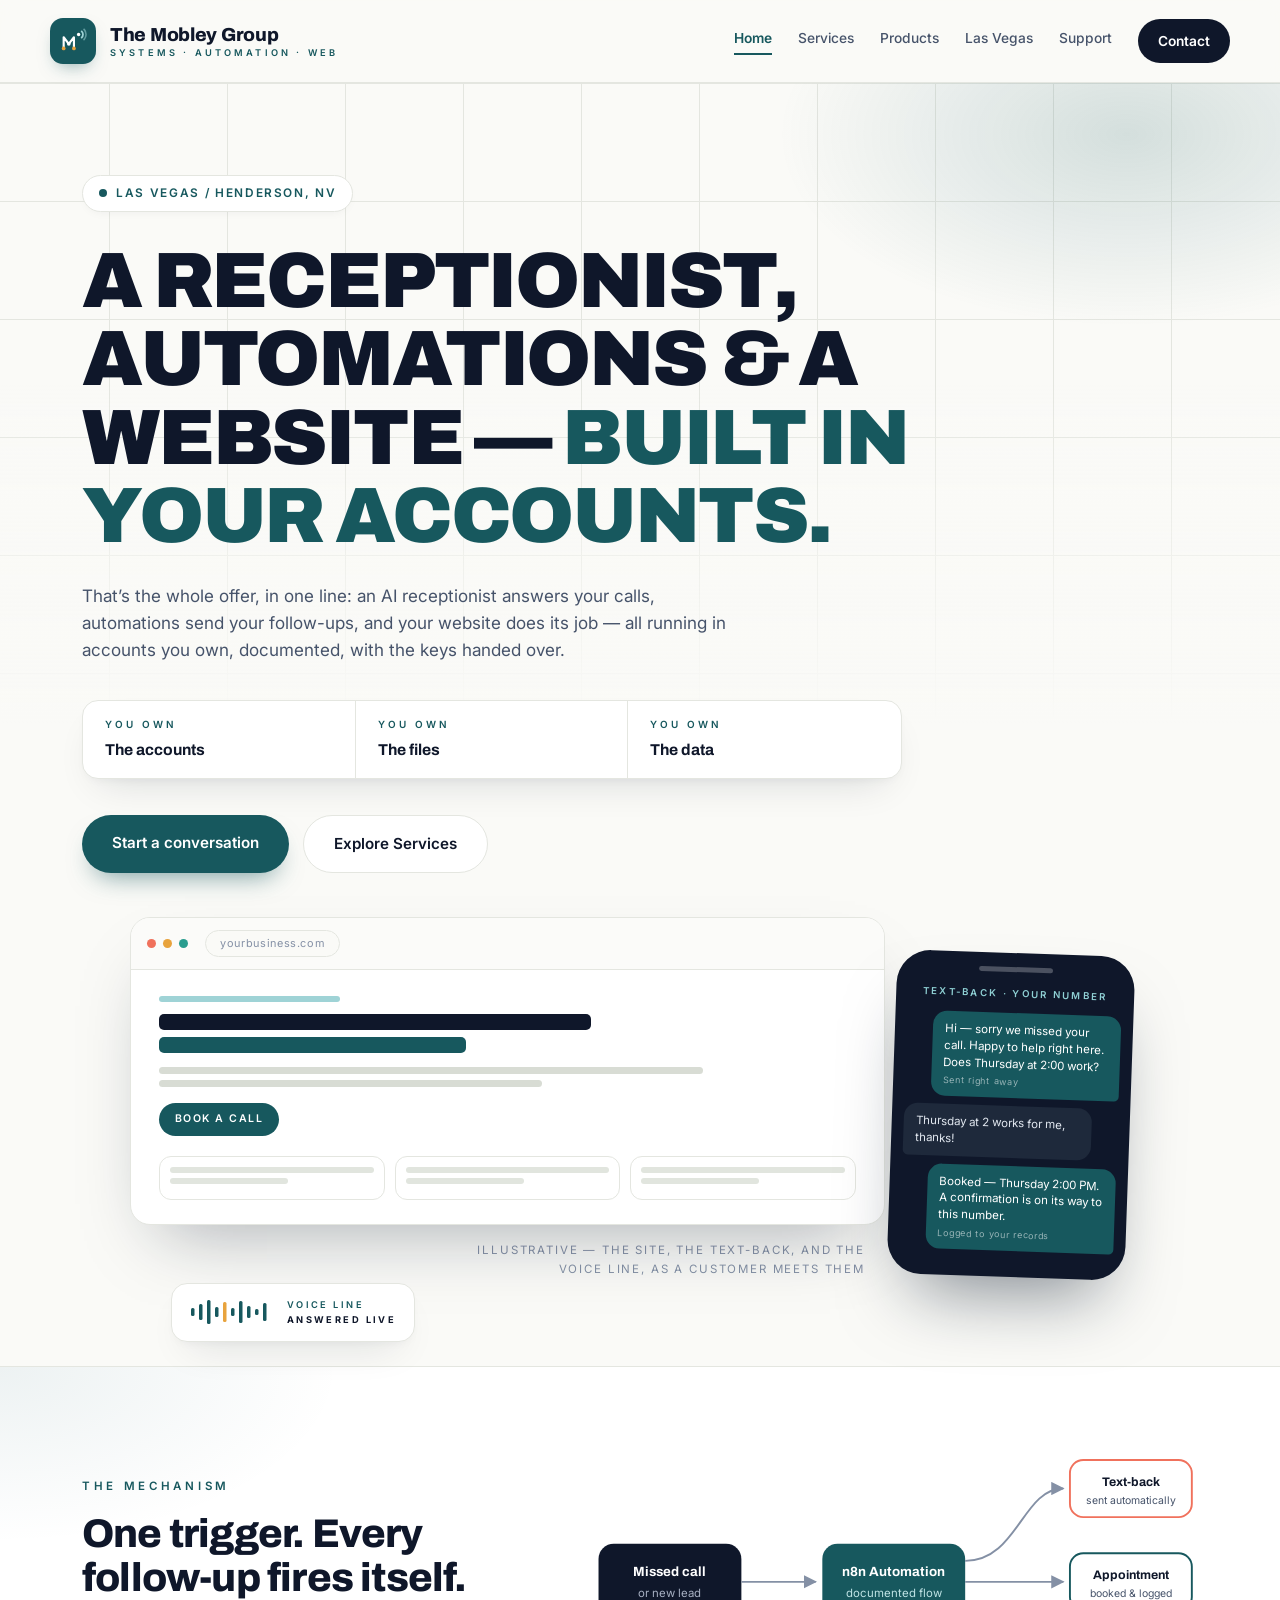
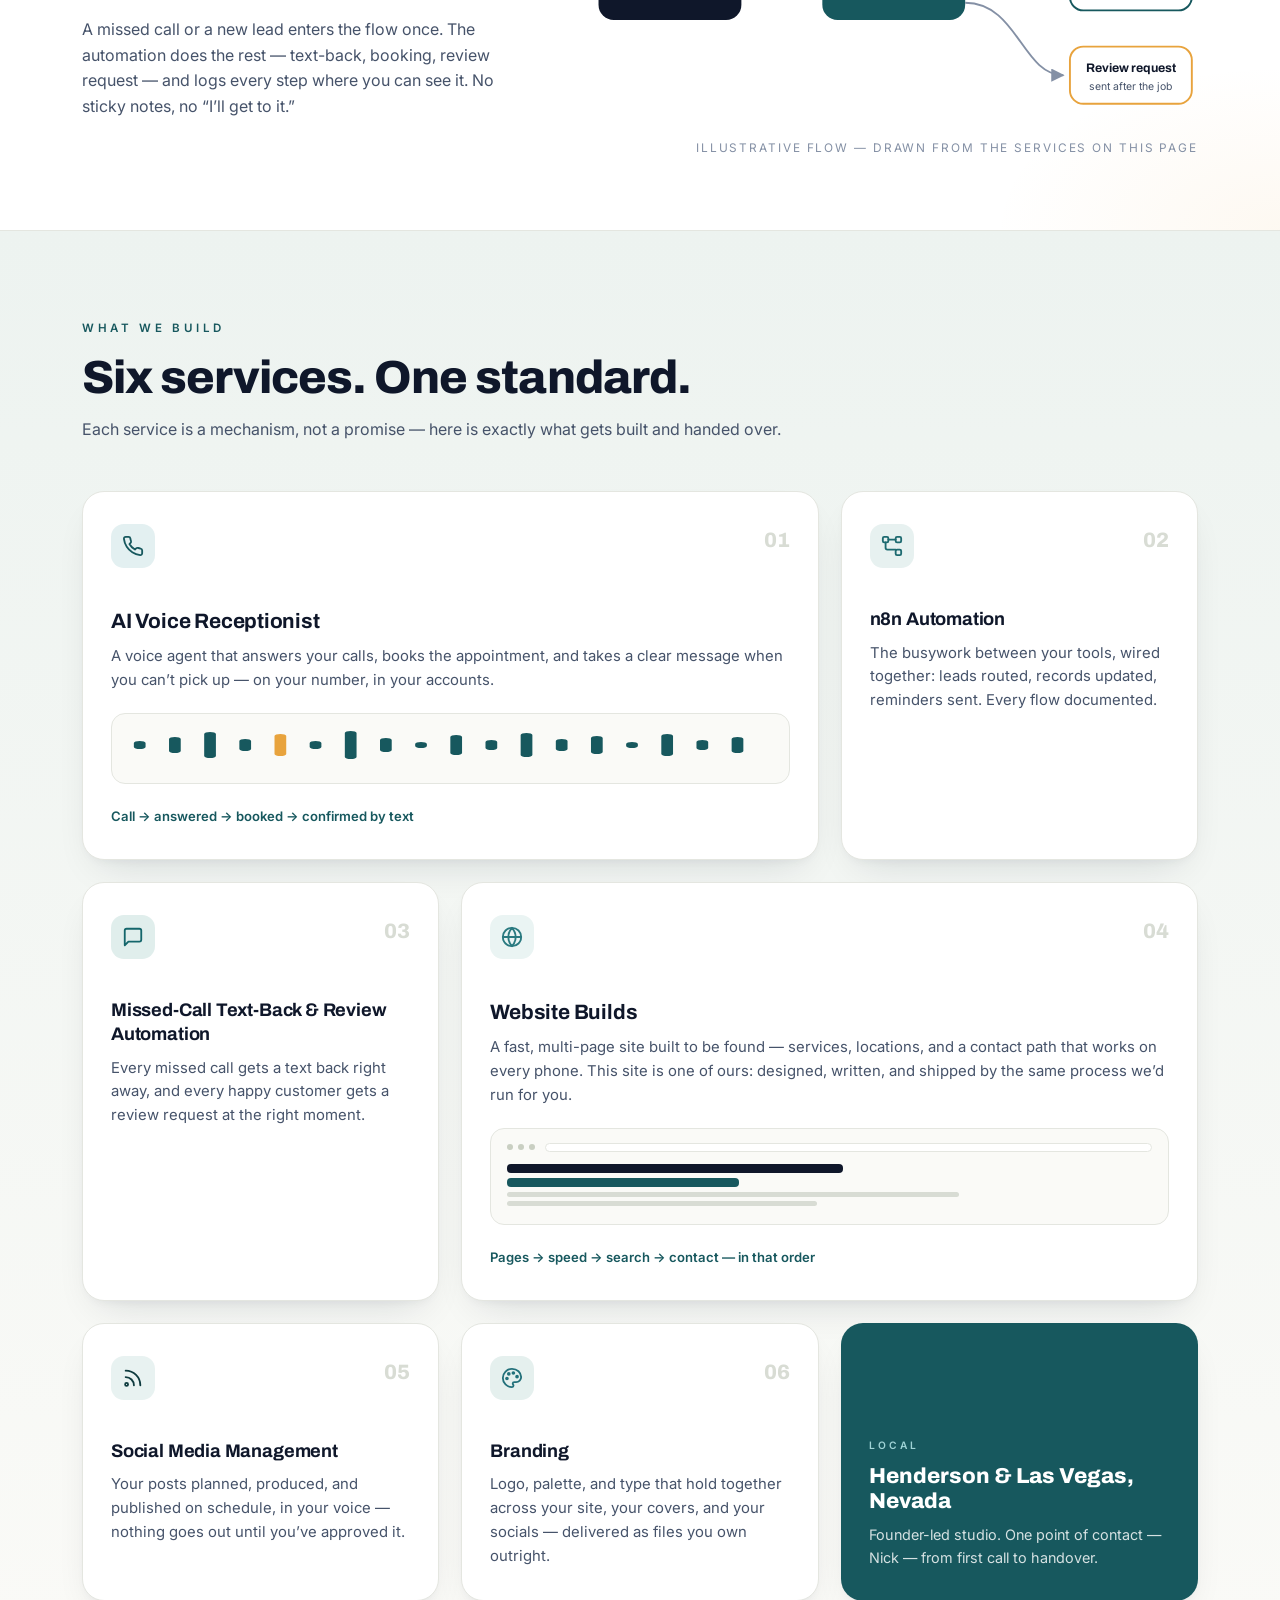
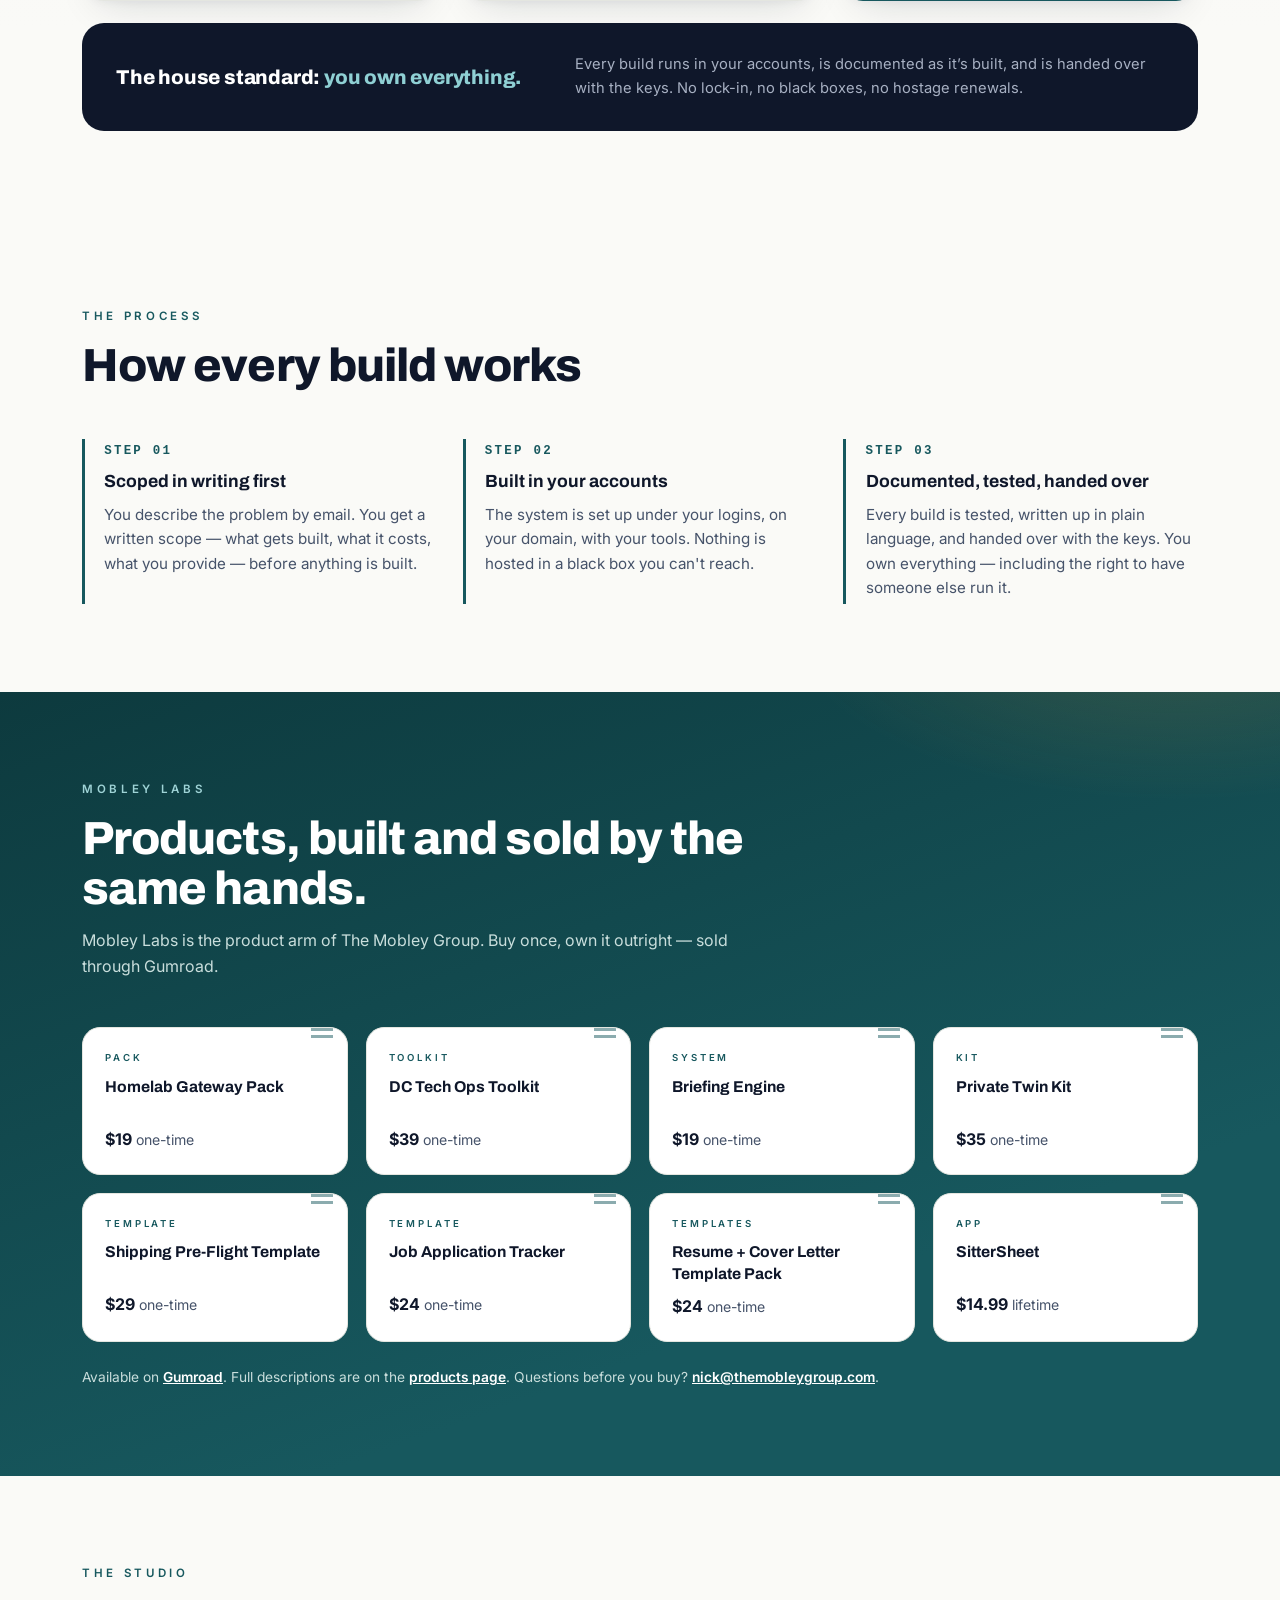
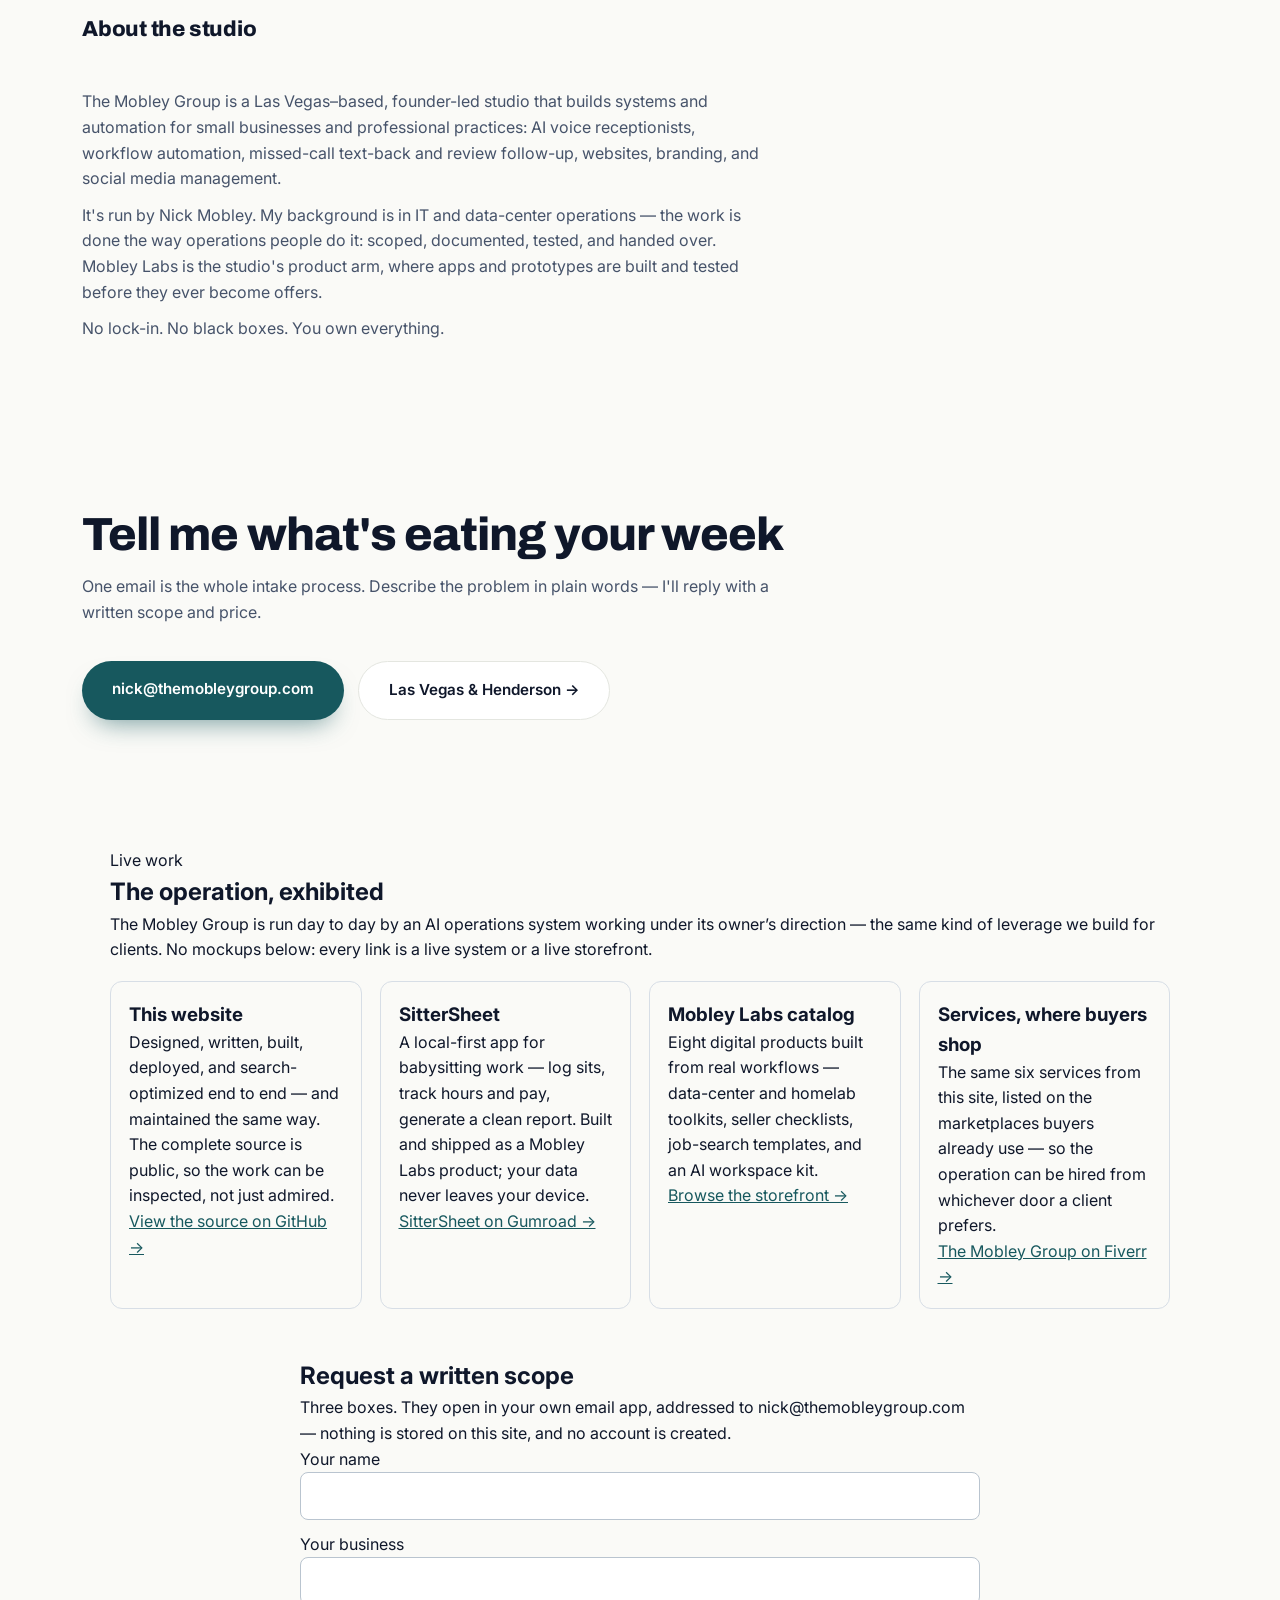
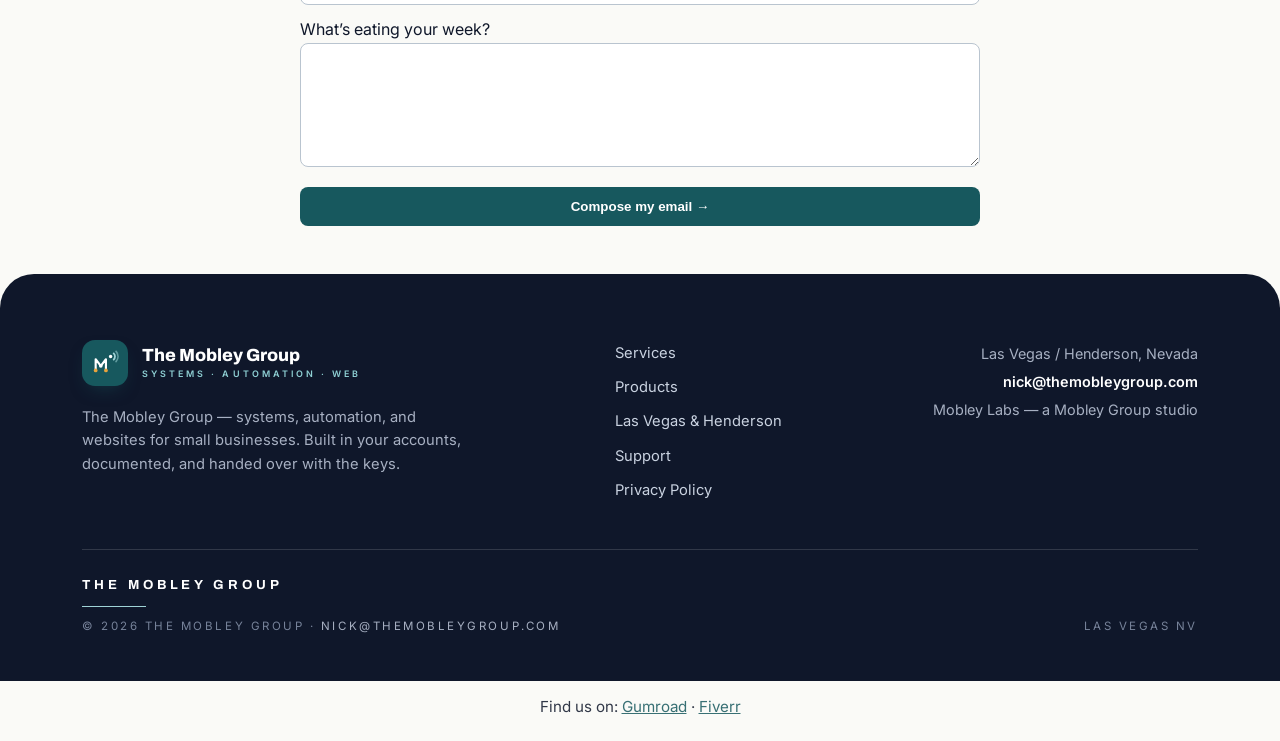
<file: index.html>
<!DOCTYPE html>
<html lang="en">
<head>
<meta charset="utf-8">
<meta name="viewport" content="width=device-width, initial-scale=1">
<title>The Mobley Group</title>
<meta name="description" content="AI voice receptionists, workflow automation, websites, branding, and social media management for small businesses in Las Vegas and Henderson, NV. Built in your accounts, documented, and handed over — you own everything.">
<link rel="icon" type="image/png" href="assets/logo-monogram.png">
<link rel="preconnect" href="https://fonts.googleapis.com">
<link rel="preconnect" href="https://fonts.gstatic.com" crossorigin>
<link href="https://fonts.googleapis.com/css2?family=Archivo:wght@500;700;800;900&family=Inter:wght@400;500;600&display=swap" rel="stylesheet">
<link rel="stylesheet" href="styles.css">

  <!-- SEO -->
  <link rel="canonical" href="https://themobleygroup.com/">
  <meta name="robots" content="index, follow">
  <meta name="theme-color" content="#0D1B2E">
  <meta property="og:type" content="website">
  <meta property="og:site_name" content="The Mobley Group">
  <meta property="og:title" content="The Mobley Group">
  <meta property="og:description" content="AI voice receptionists, workflow automation, websites, branding, and social media management for small businesses in Las Vegas and Henderson, NV. Built in your accounts, documented, and handed over — you own everything.">
  <meta property="og:url" content="https://themobleygroup.com/">
  <meta name="twitter:card" content="summary">
  <meta name="twitter:title" content="The Mobley Group">
  <meta name="twitter:description" content="AI voice receptionists, workflow automation, websites, branding, and social media management for small businesses in Las Vegas and Henderson, NV. Built in your accounts, documented, and handed over — you own everything.">
  <script type="application/ld+json">{"@context":"https://schema.org","@type":"ProfessionalService","name":"The Mobley Group","url":"https://themobleygroup.com/","email":"nick@themobleygroup.com","description":"Systems and automation for small businesses: AI voice receptionists, workflow automation, websites, branding, and social media management. Built in your accounts, documented, and handed over.","areaServed":["Las Vegas NV","Henderson NV","North Las Vegas NV","Boulder City NV","Summerlin NV"],"address":{"@type":"PostalAddress","addressLocality":"Henderson","addressRegion":"NV","addressCountry":"US"},"sameAs":["https://nickmobley.gumroad.com/","https://www.fiverr.com/nickmobley296","https://github.com/nickmobley"]}</script>
  <!-- /SEO -->
  <!-- analytics: owner decision pending — privacy-respecting analytics snippet (Plausible/GA) goes here once the owner picks one. No tracking ID exists yet; nothing is faked. -->
</head>
<body>
<a class="skip-link" href="#main">Skip to content</a>

<header class="site-head">
  <div class="wrap masthead">
    <a class="lockup" href="index.html" aria-label="The Mobley Group — home">
      <span class="mono"><svg viewBox="0 0 30 26" fill="none" aria-hidden="true"><path d="M5 21V9l5.5 7L16 9v12" stroke="#fff" stroke-width="2.3" stroke-linecap="round" stroke-linejoin="round"/><circle cx="5" cy="21" r="2" fill="#E8A33D"/><circle cx="16" cy="21" r="2" fill="#E8A33D"/><circle cx="10.5" cy="16" r="2" fill="#fff"/><circle cx="21" cy="6" r="1.8" fill="#fff"/><path d="M24.3 2.7a4.6 4.6 0 0 1 0 6.6" stroke="#9FD3D6" stroke-width="1.9" stroke-linecap="round"/><path d="M26.9 .6a8.4 8.4 0 0 1 0 10.8" stroke="#9FD3D6" stroke-width="1.9" stroke-linecap="round" opacity=".55"/></svg></span>
      <span class="word">The Mobley Group<small>Systems · Automation · Web</small></span>
    </a>
    <nav class="main-nav" aria-label="Main">
      <a href="index.html" aria-current="page">Home</a>
      <a href="services.html">Services</a>
      <a href="products.html">Products</a>
      <a href="las-vegas.html">Las Vegas</a>
      <a href="support.html">Support</a>
      <a class="cta" href="mailto:nick@themobleygroup.com">Contact</a>
    </nav>
  </div>
</header>

<main id="main">

  <div class="hero">
    <div class="wrap">
      <span class="pill"><span class="dot"></span> Las Vegas / Henderson, NV</span>
      <h1>A receptionist, automations &amp; a website — <span class="t">built in your accounts.</span></h1>
      <p class="lede">That’s the whole offer, in one line: an AI receptionist answers your calls, automations send your follow-ups, and your website does its job — all running in accounts you own, documented, with the keys handed over.</p>
      <div class="specrow">
        <div><div class="k">You own</div><div class="v">The accounts</div></div>
        <div><div class="k">You own</div><div class="v">The files</div></div>
        <div><div class="k">You own</div><div class="v">The data</div></div>
      </div>
      <div class="hero-cta">
        <a class="btn btn-solid" href="mailto:nick@themobleygroup.com?subject=Project%20inquiry%20—%20The%20Mobley%20Group">Start a conversation</a>
        <a class="btn btn-ghost" href="services.html">Explore Services</a>
      </div>
      <div class="hero-scene">
        <div class="scene-browser" aria-hidden="true">
          <div class="sb-bar"><i style="background:#F0715C"></i><i style="background:#E8A33D"></i><i style="background:#2A9D8F"></i><span class="sb-addr">yourbusiness.com</span></div>
          <div class="sb-body">
            <div class="sb-k"></div>
            <div class="sb-t"></div>
            <div class="sb-t teal"></div>
            <div class="sb-l"></div>
            <div class="sb-l s"></div>
            <span class="sb-btn">Book a call</span>
            <div class="sb-cards"><div><i></i><i></i></div><div><i></i><i></i></div><div><i></i><i></i></div></div>
          </div>
        </div>
        <div class="scene-phone">
          <div class="notch"></div>
          <div class="ph-t">Text-back · Your number</div>
          <div class="bub out">Hi — sorry we missed your call. Happy to help right here. Does Thursday at 2:00 work?<span class="tm">Sent right away</span></div>
          <div class="bub in">Thursday at 2 works for me, thanks!</div>
          <div class="bub out">Booked — Thursday 2:00 PM. A confirmation is on its way to this number.<span class="tm">Logged to your records</span></div>
        </div>
        <div class="scene-wave" aria-hidden="true">
          <svg width="84" height="28" viewBox="0 0 84 28" fill="#17585E"><rect x="1" y="10" width="3.5" height="8" rx="1.5"/><rect x="9" y="6" width="3.5" height="16" rx="1.5"/><rect x="17" y="2" width="3.5" height="24" rx="1.5"/><rect x="25" y="9" width="3.5" height="10" rx="1.5"/><rect x="33" y="4" width="3.5" height="20" rx="1.5" fill="#E8A33D"/><rect x="41" y="10" width="3.5" height="8" rx="1.5"/><rect x="49" y="3" width="3.5" height="22" rx="1.5"/><rect x="57" y="8" width="3.5" height="12" rx="1.5"/><rect x="65" y="11" width="3.5" height="6" rx="1.5"/><rect x="73" y="5" width="3.5" height="18" rx="1.5"/></svg>
          <span class="wl">Voice line<b>Answered live</b></span>
        </div>
        <div class="scene-cap">Illustrative — the site, the text-back, and the voice line, as a customer meets them</div>
      </div>
    </div>
  </div>

  <div class="demo-band" id="demo">
    <div class="wrap demo-grid">
      <div>
        <div class="k">The mechanism</div>
        <h2>One trigger. Every follow-up fires itself.</h2>
        <p>A missed call or a new lead enters the flow once. The automation does the rest — text-back, booking, review request — and logs every step where you can see it. No sticky notes, no “I’ll get to it.”</p>
      </div>
      <div>
        <svg class="flow" viewBox="0 0 640 300" role="img" aria-label="Diagram: a missed call or new lead enters an n8n automation, which sends a text-back, books the appointment, and requests a review">
          <defs>
            <marker id="arr" viewBox="0 0 10 10" refX="9" refY="5" markerWidth="7" markerHeight="7" orient="auto-start-reverse"><path d="M0 0L10 5L0 10z" fill="#8490A5"/></marker>
          </defs>
          <rect x="10" y="110" width="150" height="80" rx="16" fill="#0F172A"/>
          <text x="85" y="144" text-anchor="middle" fill="#ffffff" font-family="Archivo,sans-serif" font-weight="700" font-size="14">Missed call</text>
          <text x="85" y="166" text-anchor="middle" fill="#A7B0C2" font-family="Inter,sans-serif" font-size="12">or new lead</text>
          <rect x="245" y="110" width="150" height="80" rx="16" fill="#17585E"/>
          <text x="320" y="144" text-anchor="middle" fill="#ffffff" font-family="Archivo,sans-serif" font-weight="700" font-size="14">n8n Automation</text>
          <text x="320" y="166" text-anchor="middle" fill="#BFE3E5" font-family="Inter,sans-serif" font-size="12">documented flow</text>
          <path d="M160 150 H238" stroke="#8490A5" stroke-width="2" fill="none" marker-end="url(#arr)"/>
          <path d="M395 128 C 450 128, 455 52, 498 52" stroke="#8490A5" stroke-width="2" fill="none" marker-end="url(#arr)"/>
          <path d="M395 150 H498" stroke="#8490A5" stroke-width="2" fill="none" marker-end="url(#arr)"/>
          <path d="M395 172 C 450 172, 455 248, 498 248" stroke="#8490A5" stroke-width="2" fill="none" marker-end="url(#arr)"/>
          <rect x="505" y="22" width="128" height="60" rx="14" fill="#ffffff" stroke="#F0715C" stroke-width="2"/>
          <text x="569" y="49" text-anchor="middle" fill="#0F172A" font-family="Archivo,sans-serif" font-weight="700" font-size="13">Text-back</text>
          <text x="569" y="68" text-anchor="middle" fill="#46536A" font-family="Inter,sans-serif" font-size="11">sent automatically</text>
          <rect x="505" y="120" width="128" height="60" rx="14" fill="#ffffff" stroke="#17585E" stroke-width="2"/>
          <text x="569" y="147" text-anchor="middle" fill="#0F172A" font-family="Archivo,sans-serif" font-weight="700" font-size="13">Appointment</text>
          <text x="569" y="166" text-anchor="middle" fill="#46536A" font-family="Inter,sans-serif" font-size="11">booked &amp; logged</text>
          <rect x="505" y="218" width="128" height="60" rx="14" fill="#ffffff" stroke="#E8A33D" stroke-width="2"/>
          <text x="569" y="245" text-anchor="middle" fill="#0F172A" font-family="Archivo,sans-serif" font-weight="700" font-size="13">Review request</text>
          <text x="569" y="264" text-anchor="middle" fill="#46536A" font-family="Inter,sans-serif" font-size="11">sent after the job</text>
        </svg>
        <div class="flow-cap">Illustrative flow — drawn from the services on this page</div>
      </div>
    </div>
  </div>

  <section class="band-sage" aria-labelledby="services-h">
    <div class="wrap">
      <div class="sec-head">
        <div class="k">What we build</div>
        <h2 id="services-h">Six services. One standard.</h2>
        <p>Each service is a mechanism, not a promise — here is exactly what gets built and handed over.</p>
      </div>
      <div class="bento">
        <article class="svc wide">
          <div class="top"><span class="chip" style="background:#E3F0F1"><svg viewBox="0 0 24 24" fill="none" stroke="#17585E" stroke-width="2" stroke-linecap="round" stroke-linejoin="round"><path d="M22 16.9v3a2 2 0 0 1-2.2 2 19.8 19.8 0 0 1-8.6-3.1 19.5 19.5 0 0 1-6-6A19.8 19.8 0 0 1 2.1 4.2 2 2 0 0 1 4.1 2h3a2 2 0 0 1 2 1.7c.13.96.36 1.9.7 2.8a2 2 0 0 1-.45 2.1L8.1 9.9a16 16 0 0 0 6 6l1.3-1.3a2 2 0 0 1 2.1-.45c.9.34 1.84.57 2.8.7A2 2 0 0 1 22 16.9z"/></svg></span><span class="num">01</span></div>
          <h3><a href="services.html#voice-receptionist">AI Voice Receptionist</a></h3>
          <p>A voice agent that answers your calls, books the appointment, and takes a clear message when you can’t pick up — on your number, in your accounts.</p>
          <div class="mini-illo" aria-hidden="true">
            <svg viewBox="0 0 220 34" width="100%" height="34" preserveAspectRatio="none"><g fill="#17585E"><rect x="2" y="13" width="4" height="8" rx="2"/><rect x="14" y="9" width="4" height="16" rx="2"/><rect x="26" y="4" width="4" height="26" rx="2"/><rect x="38" y="11" width="4" height="12" rx="2"/><rect x="50" y="6" width="4" height="22" rx="2" fill="#E8A33D"/><rect x="62" y="13" width="4" height="8" rx="2"/><rect x="74" y="3" width="4" height="28" rx="2"/><rect x="86" y="10" width="4" height="14" rx="2"/><rect x="98" y="14" width="4" height="6" rx="2"/><rect x="110" y="7" width="4" height="20" rx="2"/><rect x="122" y="12" width="4" height="10" rx="2"/><rect x="134" y="5" width="4" height="24" rx="2"/><rect x="146" y="11" width="4" height="12" rx="2"/><rect x="158" y="8" width="4" height="18" rx="2"/><rect x="170" y="14" width="4" height="6" rx="2"/><rect x="182" y="6" width="4" height="22" rx="2"/><rect x="194" y="12" width="4" height="10" rx="2"/><rect x="206" y="9" width="4" height="16" rx="2"/></g></svg>
          </div>
          <div class="flowline">Call → answered → booked → confirmed by text</div>
        </article>
        <article class="svc">
          <div class="top"><span class="chip" style="background:#E7F1F0"><svg viewBox="0 0 24 24" fill="none" stroke="#1D6A70" stroke-width="2" stroke-linecap="round" stroke-linejoin="round"><rect x="2" y="2" width="6" height="6" rx="1.5"/><rect x="16" y="16" width="6" height="6" rx="1.5"/><rect x="16" y="2" width="6" height="6" rx="1.5"/><path d="M8 5h8M5 8v6a2 2 0 0 0 2 2h9"/></svg></span><span class="num">02</span></div>
          <h3><a href="services.html#n8n-automation">n8n Automation</a></h3>
          <p>The busywork between your tools, wired together: leads routed, records updated, reminders sent. Every flow documented.</p>
        </article>
        <article class="svc">
          <div class="top"><span class="chip" style="background:#E0EEEC"><svg viewBox="0 0 24 24" fill="none" stroke="#14666B" stroke-width="2" stroke-linecap="round" stroke-linejoin="round"><path d="M21 15a2 2 0 0 1-2 2H7l-4 4V5a2 2 0 0 1 2-2h14a2 2 0 0 1 2 2z"/></svg></span><span class="num">03</span></div>
          <h3><a href="services.html#missed-call-text-back">Missed-Call Text-Back &amp; Review Automation</a></h3>
          <p>Every missed call gets a text back right away, and every happy customer gets a review request at the right moment.</p>
        </article>
        <article class="svc wide">
          <div class="top"><span class="chip" style="background:#EAF4F3"><svg viewBox="0 0 24 24" fill="none" stroke="#2A7A80" stroke-width="2" stroke-linecap="round" stroke-linejoin="round"><circle cx="12" cy="12" r="10"/><path d="M2 12h20M12 2a15.3 15.3 0 0 1 4 10 15.3 15.3 0 0 1-4 10 15.3 15.3 0 0 1-4-10 15.3 15.3 0 0 1 4-10z"/></svg></span><span class="num">04</span></div>
          <h3><a href="services.html#website-builds">Website Builds</a></h3>
          <p>A fast, multi-page site built to be found — services, locations, and a contact path that works on every phone. This site is one of ours: designed, written, and shipped by the same process we’d run for you.</p>
          <div class="mini-illo" aria-hidden="true">
            <div class="mb-bar"><i></i><i></i><i></i><span></span></div>
            <div class="mb-t"></div>
            <div class="mb-t t2"></div>
            <div class="mb-l"></div>
            <div class="mb-l s"></div>
          </div>
          <div class="flowline">Pages → speed → search → contact — in that order</div>
        </article>
        <article class="svc">
          <div class="top"><span class="chip" style="background:#E8F2F1"><svg viewBox="0 0 24 24" fill="none" stroke="#0D3A3E" stroke-width="2" stroke-linecap="round" stroke-linejoin="round"><path d="M4 11a9 9 0 0 1 9 9M4 4a16 16 0 0 1 16 16"/><circle cx="5" cy="19" r="1.6"/></svg></span><span class="num">05</span></div>
          <h3><a href="services.html#social-media-management">Social Media Management</a></h3>
          <p>Your posts planned, produced, and published on schedule, in your voice — nothing goes out until you’ve approved it.</p>
        </article>
        <article class="svc">
          <div class="top"><span class="chip" style="background:#E5F0EE"><svg viewBox="0 0 24 24" fill="none" stroke="#22707A" stroke-width="2" stroke-linecap="round" stroke-linejoin="round"><circle cx="13.5" cy="6.5" r="1"/><circle cx="17.5" cy="10.5" r="1"/><circle cx="8.5" cy="7.5" r="1"/><circle cx="6.5" cy="12.5" r="1"/><path d="M12 2C6.5 2 2 6.5 2 12s4.5 10 10 10c.93 0 1.65-.75 1.65-1.69 0-.44-.17-.84-.44-1.14-.25-.29-.43-.68-.43-1.12A1.68 1.68 0 0 1 14.46 16.5h2.03A5.5 5.5 0 0 0 22 11c0-4.97-4.5-9-10-9z"/></svg></span><span class="num">06</span></div>
          <h3><a href="services.html#branding">Branding</a></h3>
          <p>Logo, palette, and type that hold together across your site, your covers, and your socials — delivered as files you own outright.</p>
        </article>
        <div class="tile-local">
          <div class="k">Local</div>
          <h3>Henderson &amp; Las Vegas, Nevada</h3>
          <p>Founder-led studio. One point of contact — Nick — from first call to handover.</p>
        </div>
        <div class="standard">
          <div class="big">The house standard: <span>you own everything.</span></div>
          <p>Every build runs in your accounts, is documented as it’s built, and is handed over with the keys. No lock-in, no black boxes, no hostage renewals.</p>
        </div>
      </div>
    </div>
  </section>

  <section aria-labelledby="how-h">
    <div class="wrap">
      <div class="sec-head">
        <div class="k">The process</div>
        <h2 id="how-h">How every build works</h2>
      </div>
      <div class="steps">
        <div class="step">
          <p class="num">STEP 01</p>
          <h3>Scoped in writing first</h3>
          <p>You describe the problem by email. You get a written scope — what gets built, what it costs, what you provide — before anything is built.</p>
        </div>
        <div class="step">
          <p class="num">STEP 02</p>
          <h3>Built in your accounts</h3>
          <p>The system is set up under your logins, on your domain, with your tools. Nothing is hosted in a black box you can't reach.</p>
        </div>
        <div class="step">
          <p class="num">STEP 03</p>
          <h3>Documented, tested, handed over</h3>
          <p>Every build is tested, written up in plain language, and handed over with the keys. You own everything — including the right to have someone else run it.</p>
        </div>
      </div>
    </div>
  </section>

  <section class="products" aria-labelledby="products-h">
    <div class="wrap">
      <div class="sec-head">
        <div class="k">Mobley Labs</div>
        <h2 id="products-h">Products, built and sold by the same hands.</h2>
        <p>Mobley Labs is the product arm of The Mobley Group. Buy once, own it outright — sold through Gumroad.</p>
      </div>
      <div class="prod-strip">
        <div class="prod"><div class="lab">Pack</div><h4>Homelab Gateway Pack</h4><div class="price"><b>$19</b> one-time</div></div>
        <div class="prod"><div class="lab">Toolkit</div><h4>DC Tech Ops Toolkit</h4><div class="price"><b>$39</b> one-time</div></div>
        <div class="prod"><div class="lab">System</div><h4>Briefing Engine</h4><div class="price"><b>$19</b> one-time</div></div>
        <div class="prod"><div class="lab">Kit</div><h4>Private Twin Kit</h4><div class="price"><b>$35</b> one-time</div></div>
        <div class="prod"><div class="lab">Template</div><h4>Shipping Pre-Flight Template</h4><div class="price"><b>$29</b> one-time</div></div>
        <div class="prod"><div class="lab">Template</div><h4>Job Application Tracker</h4><div class="price"><b>$24</b> one-time</div></div>
        <div class="prod"><div class="lab">Templates</div><h4>Resume + Cover Letter Template Pack</h4><div class="price"><b>$24</b> one-time</div></div>
        <div class="prod"><div class="lab">App</div><h4>SitterSheet</h4><div class="price"><b>$14.99</b> lifetime</div></div>
      </div>
      <p class="prod-note">Available on <a href="https://gumroad.com/">Gumroad</a>. Full descriptions are on the <a href="products.html">products page</a>. Questions before you buy? <a href="mailto:nick@themobleygroup.com">nick@themobleygroup.com</a>.</p>
    </div>
  </section>

  <section aria-labelledby="about-h">
    <div class="wrap prose">
      <div class="sec-head">
        <div class="k">The studio</div>
        <h2 id="about-h">About the studio</h2>
      </div>
      <p>The Mobley Group is a Las Vegas–based, founder-led studio that builds systems and automation for small businesses and professional practices: AI voice receptionists, workflow automation, missed-call text-back and review follow-up, websites, branding, and social media management.</p>
      <p>It's run by Nick Mobley. My background is in IT and data-center operations — the work is done the way operations people do it: scoped, documented, tested, and handed over. Mobley Labs is the studio's product arm, where apps and prototypes are built and tested before they ever become offers.</p>
      <p>No lock-in. No black boxes. You own everything.</p>
    </div>
  </section>

  <section class="cta-final" aria-labelledby="cta-h">
    <div class="wrap">
      <h2 id="cta-h">Tell me what's eating your week</h2>
      <p>One email is the whole intake process. Describe the problem in plain words — I'll reply with a written scope and price.</p>
      <div class="cta-row">
        <a class="btn btn-solid" href="mailto:nick@themobleygroup.com?subject=Project%20inquiry%20—%20The%20Mobley%20Group">nick@themobleygroup.com</a>
        <a class="btn btn-ghost" href="las-vegas.html">Las Vegas &amp; Henderson →</a>
      </div>
    </div>
  </section>



  <section class="proof-work" aria-labelledby="proof-work-h">
    <p class="kicker">Live work</p>
    <h2 id="proof-work-h">The operation, exhibited</h2>
    <p>The Mobley Group is run day to day by an AI operations system working under its owner&rsquo;s direction — the same kind of leverage we build for clients. No mockups below: every link is a live system or a live storefront.</p>
    <div class="proof-grid">
      <article>
        <h3>This website</h3>
        <p>Designed, written, built, deployed, and search-optimized end to end — and maintained the same way. The complete source is public, so the work can be inspected, not just admired.</p>
        <p><a href="https://github.com/nickmobley/themobleygroup-site" rel="noopener">View the source on GitHub &rarr;</a></p>
      </article>
      <article>
        <h3>SitterSheet</h3>
        <p>A local-first app for babysitting work — log sits, track hours and pay, generate a clean report. Built and shipped as a Mobley Labs product; your data never leaves your device.</p>
        <p><a href="https://nickmobley.gumroad.com/l/sittersheet" rel="noopener">SitterSheet on Gumroad &rarr;</a></p>
      </article>
      <article>
        <h3>Mobley Labs catalog</h3>
        <p>Eight digital products built from real workflows — data-center and homelab toolkits, seller checklists, job-search templates, and an AI workspace kit.</p>
        <p><a href="https://nickmobley.gumroad.com/" rel="noopener">Browse the storefront &rarr;</a></p>
      </article>
      <article>
        <h3>Services, where buyers shop</h3>
        <p>The same six services from this site, listed on the marketplaces buyers already use — so the operation can be hired from whichever door a client prefers.</p>
        <p><a href="https://www.fiverr.com/nickmobley296" rel="noopener">The Mobley Group on Fiverr &rarr;</a></p>
      </article>
    </div>
  </section>
  <section class="scope-form-wrap" aria-labelledby="scope-form-h">
    <h2 id="scope-form-h">Request a written scope</h2>
    <p>Three boxes. They open in your own email app, addressed to nick@themobleygroup.com — nothing is stored on this site, and no account is created.</p>
    <form id="scope-form">
      <label>Your name <input type="text" id="sf-name" autocomplete="name" required></label>
      <label>Your business <input type="text" id="sf-biz" autocomplete="organization"></label>
      <label>What&rsquo;s eating your week? <textarea id="sf-need" rows="4" required></textarea></label>
      <button type="submit">Compose my email &rarr;</button>
    </form>
    <script>
    document.getElementById('scope-form').addEventListener('submit', function (e) {
      e.preventDefault();
      var n = document.getElementById('sf-name').value.trim();
      var b = document.getElementById('sf-biz').value.trim();
      var d = document.getElementById('sf-need').value.trim();
      var subject = 'Scope request' + (b ? ' — ' + b : '');
      var body = 'Name: ' + n + '\nBusiness: ' + b + '\n\nWhat I need:\n' + d;
      window.location.href = 'mailto:nick@themobleygroup.com?subject=' + encodeURIComponent(subject) + '&body=' + encodeURIComponent(body);
    });
    </script>
  </section>
</main>

<footer>
  <div class="wrap">
    <div class="foot-grid">
      <div>
        <div class="foot-lock">
          <span class="mono"><svg viewBox="0 0 30 26" fill="none" aria-hidden="true"><path d="M5 21V9l5.5 7L16 9v12" stroke="#fff" stroke-width="2.3" stroke-linecap="round" stroke-linejoin="round"/><circle cx="5" cy="21" r="2" fill="#E8A33D"/><circle cx="16" cy="21" r="2" fill="#E8A33D"/><circle cx="10.5" cy="16" r="2" fill="#fff"/><circle cx="21" cy="6" r="1.8" fill="#fff"/><path d="M24.3 2.7a4.6 4.6 0 0 1 0 6.6" stroke="#9FD3D6" stroke-width="1.9" stroke-linecap="round"/><path d="M26.9 .6a8.4 8.4 0 0 1 0 10.8" stroke="#9FD3D6" stroke-width="1.9" stroke-linecap="round" opacity=".55"/></svg></span>
          <span class="word">The Mobley Group<small>Systems · Automation · Web</small></span>
        </div>
        <p class="foot-tag">The Mobley Group — systems, automation, and websites for small businesses. Built in your accounts, documented, and handed over with the keys.</p>
      </div>
      <nav class="foot-nav" aria-label="Footer">
        <ul>
          <li><a href="services.html">Services</a></li>
          <li><a href="products.html">Products</a></li>
          <li><a href="las-vegas.html">Las Vegas &amp; Henderson</a></li>
          <li><a href="support.html">Support</a></li>
          <li><a href="privacy-policy.html">Privacy Policy</a></li>
        </ul>
      </nav>
      <div class="foot-meta">
        Las Vegas / Henderson, Nevada<br>
        <a href="mailto:nick@themobleygroup.com">nick@themobleygroup.com</a><br>
        Mobley Labs — a Mobley Group studio
      </div>
    </div>
    <div class="foot-legal">
      <div>
        <div class="legal-name">The Mobley Group</div>
        <div class="legal-rule"></div>
        <div class="legal-line">© 2026 The Mobley Group · <a href="mailto:nick@themobleygroup.com">nick@themobleygroup.com</a></div>
      </div>
      <div class="legal-place">Las Vegas NV</div>
    </div>
  </div>
  <!-- chatbot: phase 2, pending owner pick -->
</footer>


  <div class="find-us">Find us on: <a href="https://nickmobley.gumroad.com/" rel="noopener">Gumroad</a> &middot; <a href="https://www.fiverr.com/nickmobley296" rel="noopener">Fiverr</a></div>

  <div class="mobile-cta"><a href="mailto:nick@themobleygroup.com">Email the studio</a><a href="services.html">See services</a></div>
</body>
</html>
</file>
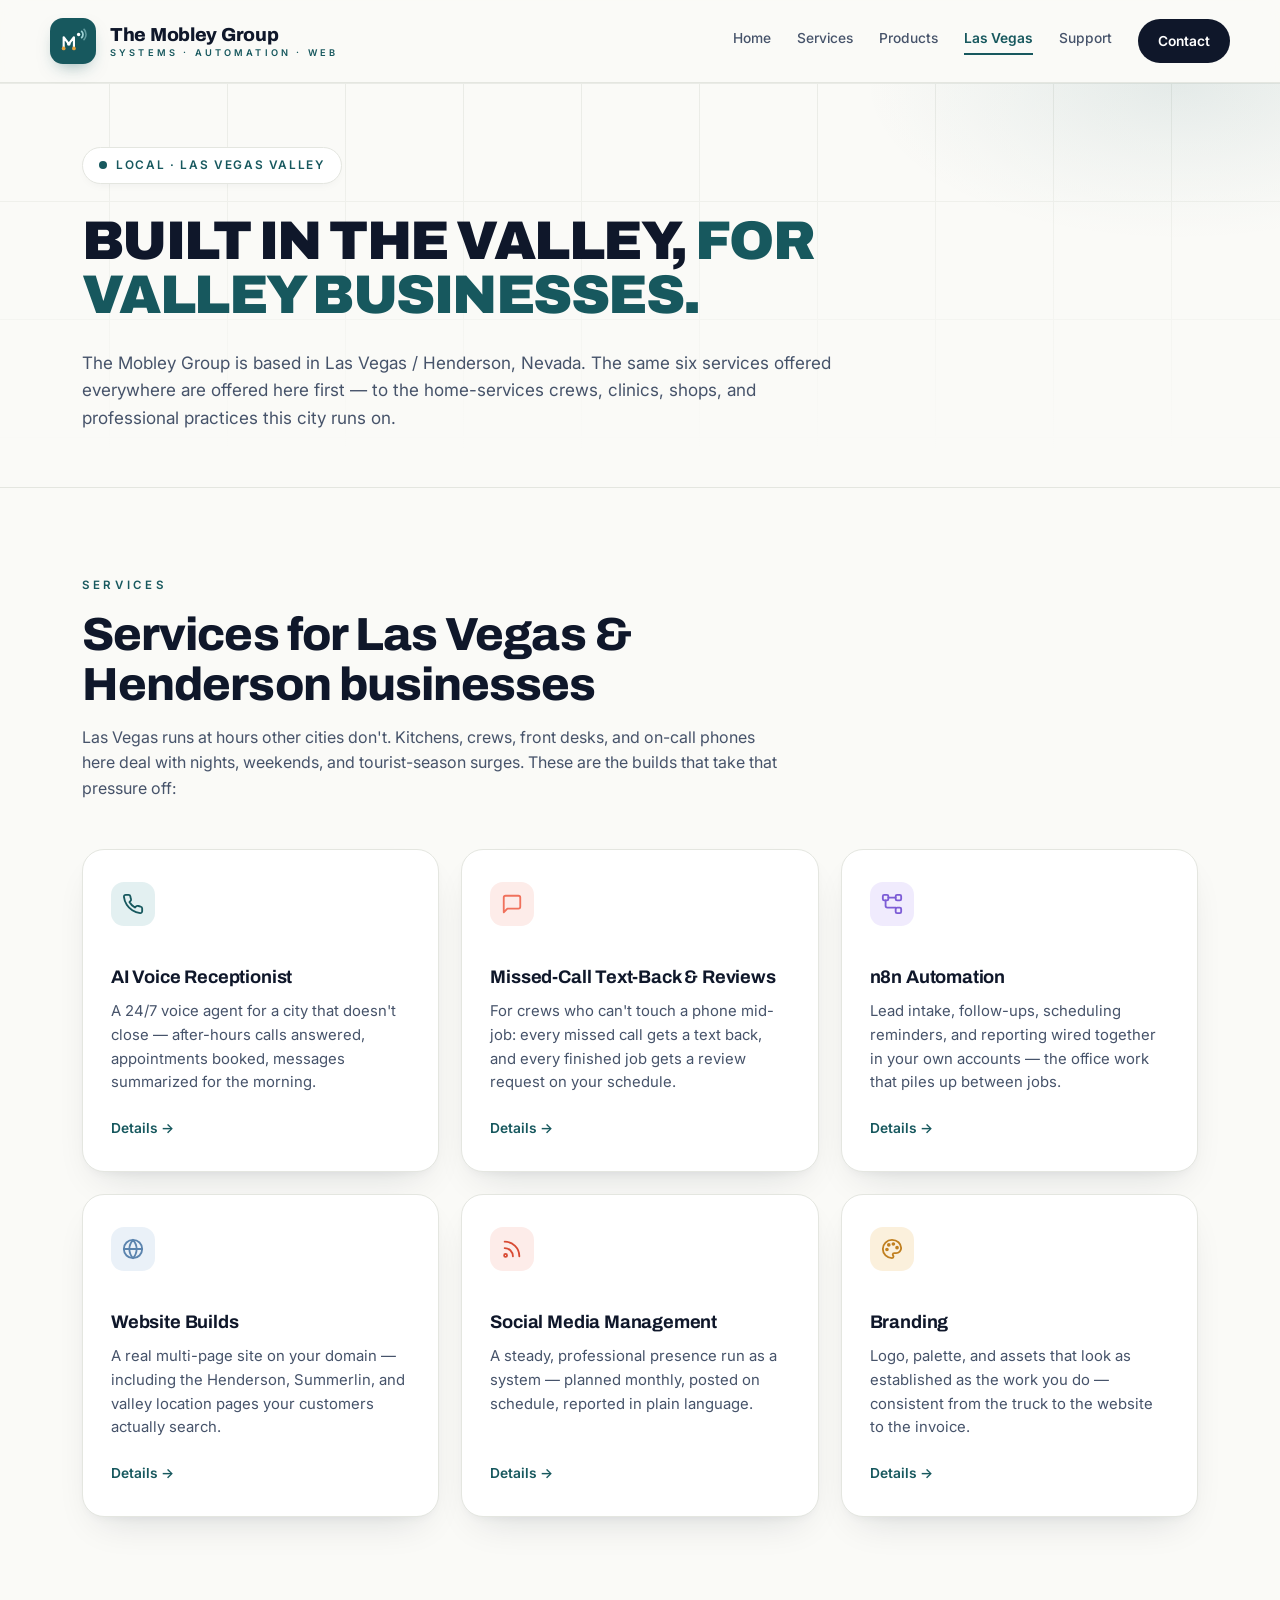
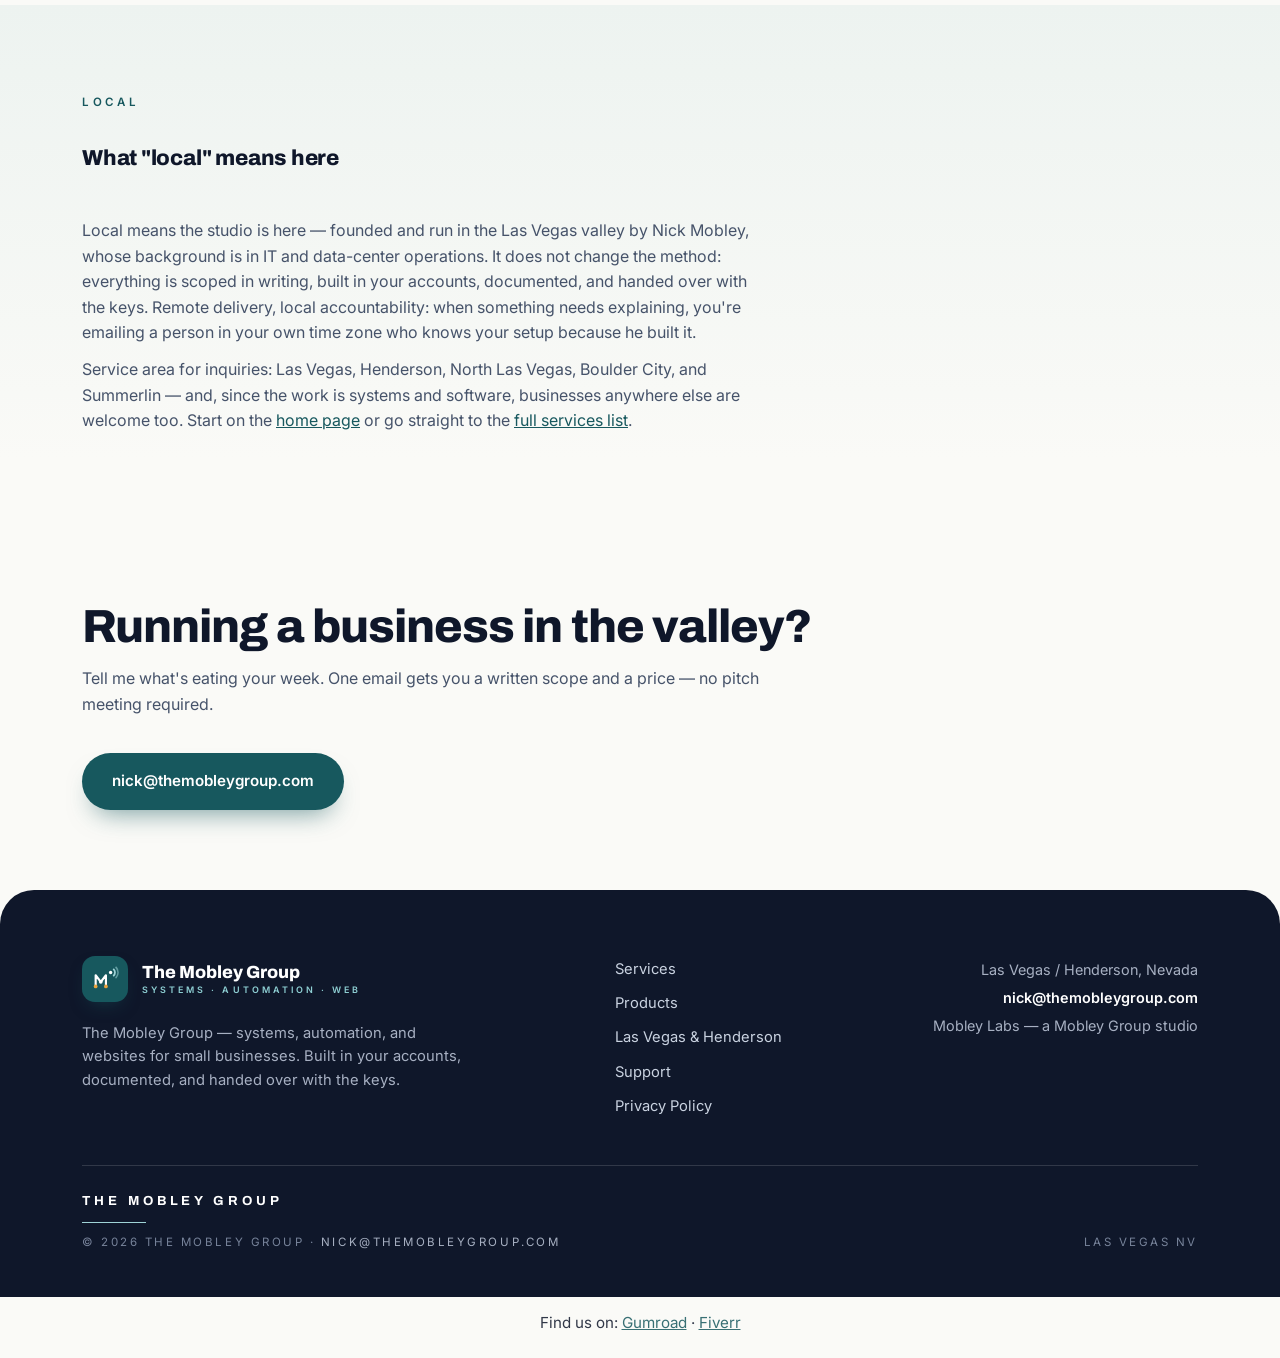
<file: las-vegas.html>
<!DOCTYPE html>
<html lang="en">
<head>
<meta charset="utf-8">
<meta name="viewport" content="width=device-width, initial-scale=1">
<title>Las Vegas & Henderson — The Mobley Group</title>
<meta name="description" content="Automation, AI voice receptionists, missed-call text-back, websites, branding, and social media management for Las Vegas, Henderson, North Las Vegas, Boulder City, and Summerlin businesses.">
<link rel="icon" type="image/png" href="assets/logo-monogram.png">
<link rel="preconnect" href="https://fonts.googleapis.com">
<link rel="preconnect" href="https://fonts.gstatic.com" crossorigin>
<link href="https://fonts.googleapis.com/css2?family=Archivo:wght@500;700;800;900&family=Inter:wght@400;500;600&display=swap" rel="stylesheet">
<link rel="stylesheet" href="styles.css">

  <!-- SEO -->
  <link rel="canonical" href="https://themobleygroup.com/las-vegas.html">
  <meta name="robots" content="index, follow">
  <meta name="theme-color" content="#0D1B2E">
  <meta property="og:type" content="website">
  <meta property="og:site_name" content="The Mobley Group">
  <meta property="og:title" content="Las Vegas & Henderson — The Mobley Group">
  <meta property="og:description" content="Automation, AI voice receptionists, missed-call text-back, websites, branding, and social media management for Las Vegas, Henderson, North Las Vegas, Boulder City, and Summerlin businesses.">
  <meta property="og:url" content="https://themobleygroup.com/las-vegas.html">
  <meta name="twitter:card" content="summary">
  <meta name="twitter:title" content="Las Vegas & Henderson — The Mobley Group">
  <meta name="twitter:description" content="Automation, AI voice receptionists, missed-call text-back, websites, branding, and social media management for Las Vegas, Henderson, North Las Vegas, Boulder City, and Summerlin businesses.">
  <!-- /SEO -->
</head>
<body>
<a class="skip-link" href="#main">Skip to content</a>

<header class="site-head">
  <div class="wrap masthead">
    <a class="lockup" href="index.html" aria-label="The Mobley Group — home">
      <span class="mono"><svg viewBox="0 0 30 26" fill="none" aria-hidden="true"><path d="M5 21V9l5.5 7L16 9v12" stroke="#fff" stroke-width="2.3" stroke-linecap="round" stroke-linejoin="round"/><circle cx="5" cy="21" r="2" fill="#E8A33D"/><circle cx="16" cy="21" r="2" fill="#E8A33D"/><circle cx="10.5" cy="16" r="2" fill="#fff"/><circle cx="21" cy="6" r="1.8" fill="#fff"/><path d="M24.3 2.7a4.6 4.6 0 0 1 0 6.6" stroke="#9FD3D6" stroke-width="1.9" stroke-linecap="round"/><path d="M26.9 .6a8.4 8.4 0 0 1 0 10.8" stroke="#9FD3D6" stroke-width="1.9" stroke-linecap="round" opacity=".55"/></svg></span>
      <span class="word">The Mobley Group<small>Systems · Automation · Web</small></span>
    </a>
    <nav class="main-nav" aria-label="Main">
      <a href="index.html">Home</a>
      <a href="services.html">Services</a>
      <a href="products.html">Products</a>
      <a href="las-vegas.html" aria-current="page">Las Vegas</a>
      <a href="support.html">Support</a>
      <a class="cta" href="mailto:nick@themobleygroup.com">Contact</a>
    </nav>
  </div>
</header>

<main id="main">

  <div class="page-hero">
    <div class="wrap">
      <span class="pill"><span class="dot"></span> Local · Las Vegas Valley</span>
      <h1>Built in the valley, <span class="t">for valley businesses.</span></h1>
      <p class="lede">The Mobley Group is based in Las Vegas / Henderson, Nevada. The same six services offered everywhere are offered here first — to the home-services crews, clinics, shops, and professional practices this city runs on.</p>
    </div>
  </div>

  <section aria-labelledby="lv-services-h">
    <div class="wrap">
      <div class="sec-head">
        <div class="k">Services</div>
        <h2 id="lv-services-h">Services for Las Vegas &amp; Henderson businesses</h2>
        <p>Las Vegas runs at hours other cities don't. Kitchens, crews, front desks, and on-call phones here deal with nights, weekends, and tourist-season surges. These are the builds that take that pressure off:</p>
      </div>
      <div class="bento">
        <article class="svc">
          <div class="top"><span class="chip" style="background:#E3F0F1"><svg viewBox="0 0 24 24" fill="none" stroke="#17585E" stroke-width="2" stroke-linecap="round" stroke-linejoin="round"><path d="M22 16.9v3a2 2 0 0 1-2.2 2 19.8 19.8 0 0 1-8.6-3.1 19.5 19.5 0 0 1-6-6A19.8 19.8 0 0 1 2.1 4.2 2 2 0 0 1 4.1 2h3a2 2 0 0 1 2 1.7c.13.96.36 1.9.7 2.8a2 2 0 0 1-.45 2.1L8.1 9.9a16 16 0 0 0 6 6l1.3-1.3a2 2 0 0 1 2.1-.45c.9.34 1.84.57 2.8.7A2 2 0 0 1 22 16.9z"/></svg></span></div>
          <h3>AI Voice Receptionist</h3>
          <p>A 24/7 voice agent for a city that doesn't close — after-hours calls answered, appointments booked, messages summarized for the morning.</p>
          <a class="more" href="services.html#voice-receptionist">Details →</a>
        </article>
        <article class="svc">
          <div class="top"><span class="chip" style="background:#FDECE9"><svg viewBox="0 0 24 24" fill="none" stroke="#F0715C" stroke-width="2" stroke-linecap="round" stroke-linejoin="round"><path d="M21 15a2 2 0 0 1-2 2H7l-4 4V5a2 2 0 0 1 2-2h14a2 2 0 0 1 2 2z"/></svg></span></div>
          <h3>Missed-Call Text-Back &amp; Reviews</h3>
          <p>For crews who can't touch a phone mid-job: every missed call gets a text back, and every finished job gets a review request on your schedule.</p>
          <a class="more" href="services.html#missed-call-text-back">Details →</a>
        </article>
        <article class="svc">
          <div class="top"><span class="chip" style="background:#F0EBFD"><svg viewBox="0 0 24 24" fill="none" stroke="#7C5CD6" stroke-width="2" stroke-linecap="round" stroke-linejoin="round"><rect x="2" y="2" width="6" height="6" rx="1.5"/><rect x="16" y="16" width="6" height="6" rx="1.5"/><rect x="16" y="2" width="6" height="6" rx="1.5"/><path d="M8 5h8M5 8v6a2 2 0 0 0 2 2h9"/></svg></span></div>
          <h3>n8n Automation</h3>
          <p>Lead intake, follow-ups, scheduling reminders, and reporting wired together in your own accounts — the office work that piles up between jobs.</p>
          <a class="more" href="services.html#n8n-automation">Details →</a>
        </article>
        <article class="svc">
          <div class="top"><span class="chip" style="background:#EAF1F8"><svg viewBox="0 0 24 24" fill="none" stroke="#5B84AE" stroke-width="2" stroke-linecap="round" stroke-linejoin="round"><circle cx="12" cy="12" r="10"/><path d="M2 12h20M12 2a15.3 15.3 0 0 1 4 10 15.3 15.3 0 0 1-4 10 15.3 15.3 0 0 1-4-10 15.3 15.3 0 0 1 4-10z"/></svg></span></div>
          <h3>Website Builds</h3>
          <p>A real multi-page site on your domain — including the Henderson, Summerlin, and valley location pages your customers actually search.</p>
          <a class="more" href="services.html#website-builds">Details →</a>
        </article>
        <article class="svc">
          <div class="top"><span class="chip" style="background:#FDECE9"><svg viewBox="0 0 24 24" fill="none" stroke="#D84A33" stroke-width="2" stroke-linecap="round" stroke-linejoin="round"><path d="M4 11a9 9 0 0 1 9 9M4 4a16 16 0 0 1 16 16"/><circle cx="5" cy="19" r="1.6"/></svg></span></div>
          <h3>Social Media Management</h3>
          <p>A steady, professional presence run as a system — planned monthly, posted on schedule, reported in plain language.</p>
          <a class="more" href="services.html#social-media-management">Details →</a>
        </article>
        <article class="svc">
          <div class="top"><span class="chip" style="background:#FBF0DC"><svg viewBox="0 0 24 24" fill="none" stroke="#C07F1F" stroke-width="2" stroke-linecap="round" stroke-linejoin="round"><circle cx="13.5" cy="6.5" r="1"/><circle cx="17.5" cy="10.5" r="1"/><circle cx="8.5" cy="7.5" r="1"/><circle cx="6.5" cy="12.5" r="1"/><path d="M12 2C6.5 2 2 6.5 2 12s4.5 10 10 10c.93 0 1.65-.75 1.65-1.69 0-.44-.17-.84-.44-1.14-.25-.29-.43-.68-.43-1.12A1.68 1.68 0 0 1 14.46 16.5h2.03A5.5 5.5 0 0 0 22 11c0-4.97-4.5-9-10-9z"/></svg></span></div>
          <h3>Branding</h3>
          <p>Logo, palette, and assets that look as established as the work you do — consistent from the truck to the website to the invoice.</p>
          <a class="more" href="services.html#branding">Details →</a>
        </article>
      </div>
    </div>
  </section>

  <section class="band-sage" aria-labelledby="local-h">
    <div class="wrap prose">
      <div class="sec-head">
        <div class="k">Local</div>
        <h2 id="local-h">What "local" means here</h2>
      </div>
      <p>Local means the studio is here — founded and run in the Las Vegas valley by Nick Mobley, whose background is in IT and data-center operations. It does not change the method: everything is scoped in writing, built in your accounts, documented, and handed over with the keys. Remote delivery, local accountability: when something needs explaining, you're emailing a person in your own time zone who knows your setup because he built it.</p>
      <p>Service area for inquiries: Las Vegas, Henderson, North Las Vegas, Boulder City, and Summerlin — and, since the work is systems and software, businesses anywhere else are welcome too. Start on the <a href="index.html">home page</a> or go straight to the <a href="services.html">full services list</a>.</p>
    </div>
  </section>

  <section class="cta-final" aria-labelledby="cta-h">
    <div class="wrap">
      <h2 id="cta-h">Running a business in the valley?</h2>
      <p>Tell me what's eating your week. One email gets you a written scope and a price — no pitch meeting required.</p>
      <div class="cta-row">
        <a class="btn btn-solid" href="mailto:nick@themobleygroup.com?subject=Las%20Vegas%20inquiry%20—%20The%20Mobley%20Group">nick@themobleygroup.com</a>
      </div>
    </div>
  </section>

</main>

<footer>
  <div class="wrap">
    <div class="foot-grid">
      <div>
        <div class="foot-lock">
          <span class="mono"><svg viewBox="0 0 30 26" fill="none" aria-hidden="true"><path d="M5 21V9l5.5 7L16 9v12" stroke="#fff" stroke-width="2.3" stroke-linecap="round" stroke-linejoin="round"/><circle cx="5" cy="21" r="2" fill="#E8A33D"/><circle cx="16" cy="21" r="2" fill="#E8A33D"/><circle cx="10.5" cy="16" r="2" fill="#fff"/><circle cx="21" cy="6" r="1.8" fill="#fff"/><path d="M24.3 2.7a4.6 4.6 0 0 1 0 6.6" stroke="#9FD3D6" stroke-width="1.9" stroke-linecap="round"/><path d="M26.9 .6a8.4 8.4 0 0 1 0 10.8" stroke="#9FD3D6" stroke-width="1.9" stroke-linecap="round" opacity=".55"/></svg></span>
          <span class="word">The Mobley Group<small>Systems · Automation · Web</small></span>
        </div>
        <p class="foot-tag">The Mobley Group — systems, automation, and websites for small businesses. Built in your accounts, documented, and handed over with the keys.</p>
      </div>
      <nav class="foot-nav" aria-label="Footer">
        <ul>
          <li><a href="services.html">Services</a></li>
          <li><a href="products.html">Products</a></li>
          <li><a href="las-vegas.html">Las Vegas &amp; Henderson</a></li>
          <li><a href="support.html">Support</a></li>
          <li><a href="privacy-policy.html">Privacy Policy</a></li>
        </ul>
      </nav>
      <div class="foot-meta">
        Las Vegas / Henderson, Nevada<br>
        <a href="mailto:nick@themobleygroup.com">nick@themobleygroup.com</a><br>
        Mobley Labs — a Mobley Group studio
      </div>
    </div>
    <div class="foot-legal">
      <div>
        <div class="legal-name">The Mobley Group</div>
        <div class="legal-rule"></div>
        <div class="legal-line">© 2026 The Mobley Group · <a href="mailto:nick@themobleygroup.com">nick@themobleygroup.com</a></div>
      </div>
      <div class="legal-place">Las Vegas NV</div>
    </div>
  </div>
  <!-- chatbot: phase 2, pending owner pick -->
</footer>


  <div class="find-us">Find us on: <a href="https://nickmobley.gumroad.com/" rel="noopener">Gumroad</a> &middot; <a href="https://www.fiverr.com/nickmobley296" rel="noopener">Fiverr</a></div>

  <div class="mobile-cta"><a href="mailto:nick@themobleygroup.com">Email the studio</a><a href="services.html">See services</a></div>
</body>
</html>
</file>
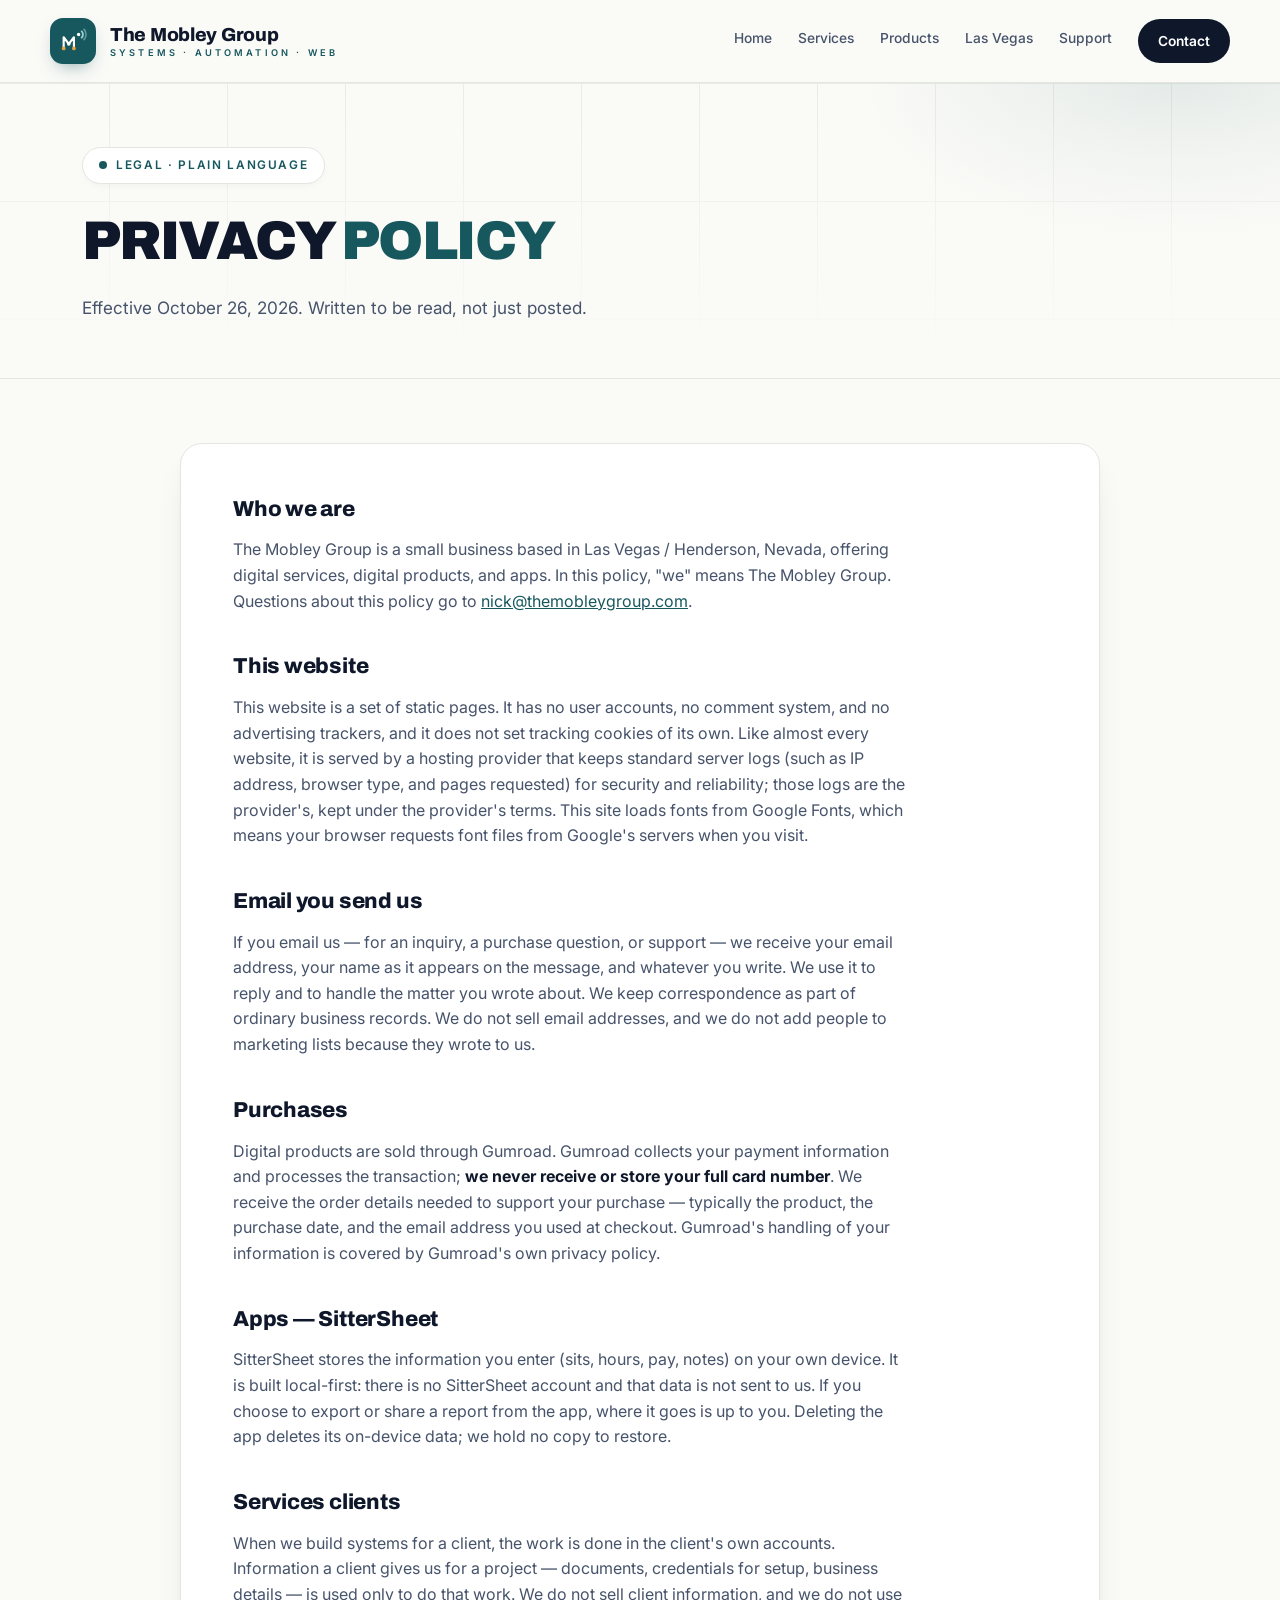
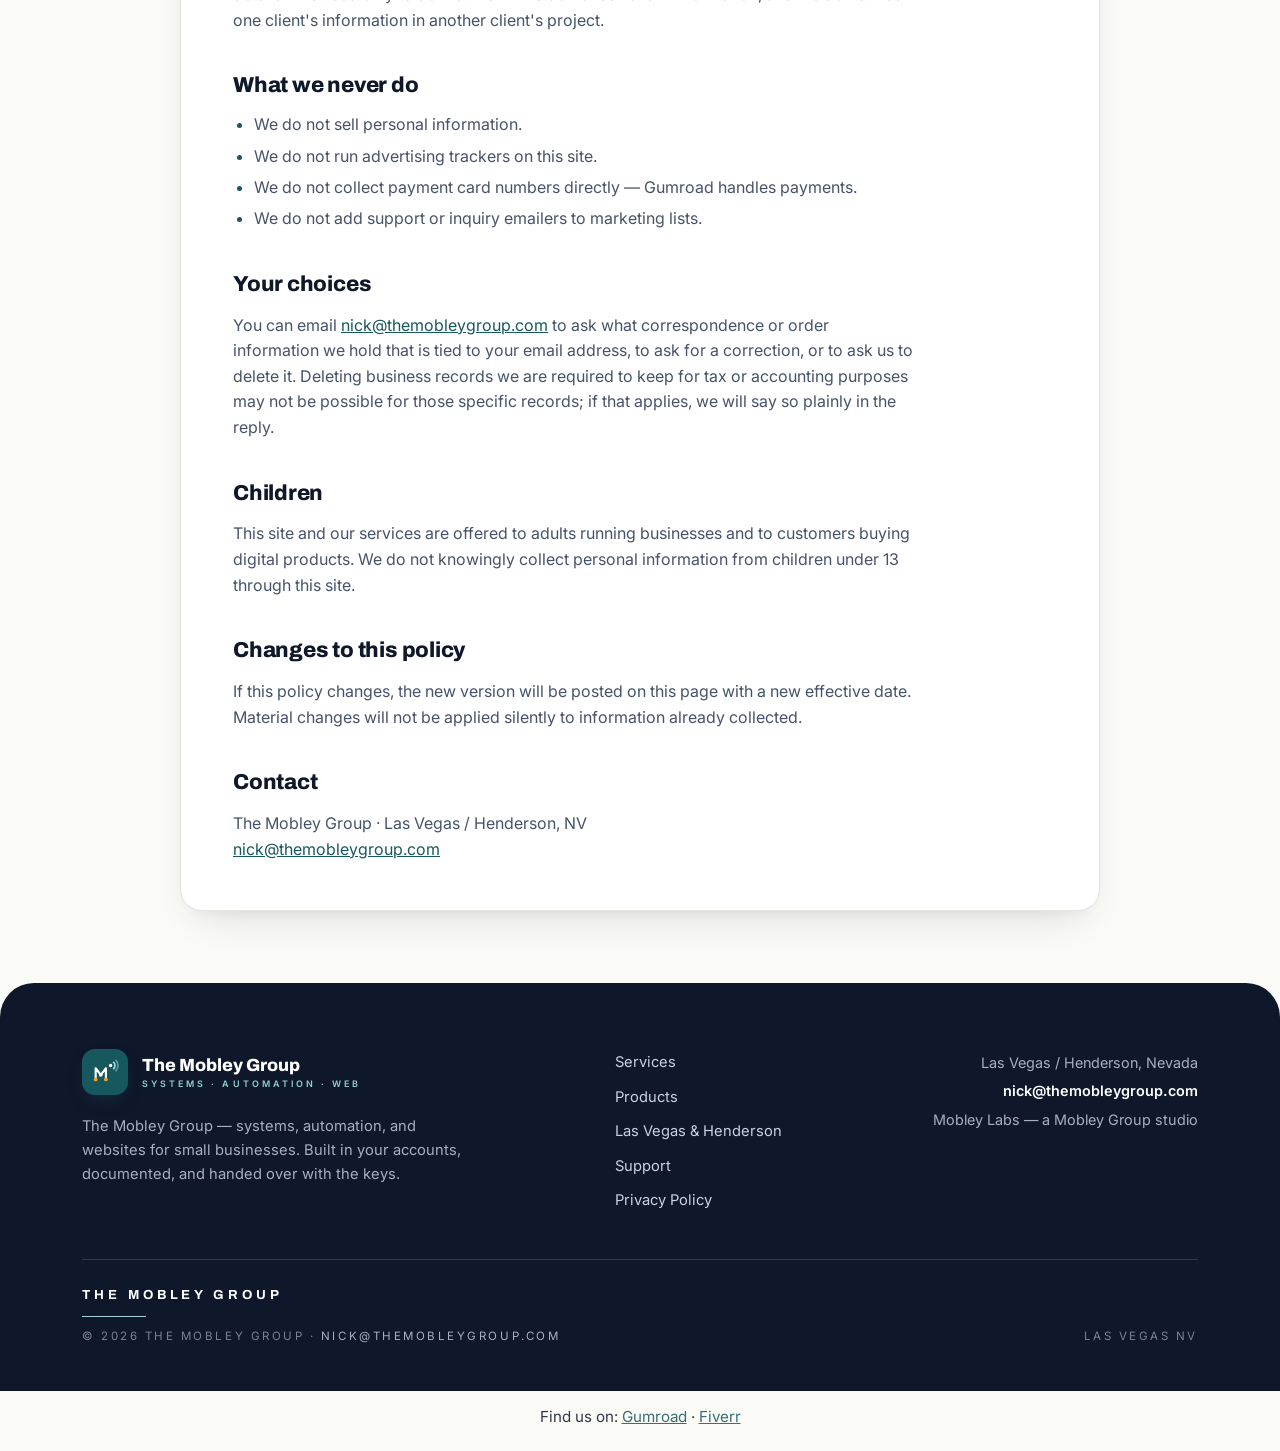
<file: privacy-policy.html>
<!DOCTYPE html>
<html lang="en">
<head>
<meta charset="utf-8">
<meta name="viewport" content="width=device-width, initial-scale=1">
<title>Privacy Policy — The Mobley Group</title>
<meta name="description" content="Plain-language privacy policy for The Mobley Group website and products: what we collect, what we never collect, and how purchases and email are handled.">
<link rel="icon" type="image/png" href="assets/logo-monogram.png">
<link rel="preconnect" href="https://fonts.googleapis.com">
<link rel="preconnect" href="https://fonts.gstatic.com" crossorigin>
<link href="https://fonts.googleapis.com/css2?family=Archivo:wght@500;700;800;900&family=Inter:wght@400;500;600&display=swap" rel="stylesheet">
<link rel="stylesheet" href="styles.css">

  <!-- SEO -->
  <link rel="canonical" href="https://themobleygroup.com/privacy-policy.html">
  <meta name="robots" content="index, follow">
  <meta name="theme-color" content="#0D1B2E">
  <meta property="og:type" content="website">
  <meta property="og:site_name" content="The Mobley Group">
  <meta property="og:title" content="Privacy Policy — The Mobley Group">
  <meta property="og:description" content="Plain-language privacy policy for The Mobley Group website and products: what we collect, what we never collect, and how purchases and email are handled.">
  <meta property="og:url" content="https://themobleygroup.com/privacy-policy.html">
  <meta name="twitter:card" content="summary">
  <meta name="twitter:title" content="Privacy Policy — The Mobley Group">
  <meta name="twitter:description" content="Plain-language privacy policy for The Mobley Group website and products: what we collect, what we never collect, and how purchases and email are handled.">
  <!-- /SEO -->
</head>
<body>
<a class="skip-link" href="#main">Skip to content</a>

<header class="site-head">
  <div class="wrap masthead">
    <a class="lockup" href="index.html" aria-label="The Mobley Group — home">
      <span class="mono"><svg viewBox="0 0 30 26" fill="none" aria-hidden="true"><path d="M5 21V9l5.5 7L16 9v12" stroke="#fff" stroke-width="2.3" stroke-linecap="round" stroke-linejoin="round"/><circle cx="5" cy="21" r="2" fill="#E8A33D"/><circle cx="16" cy="21" r="2" fill="#E8A33D"/><circle cx="10.5" cy="16" r="2" fill="#fff"/><circle cx="21" cy="6" r="1.8" fill="#fff"/><path d="M24.3 2.7a4.6 4.6 0 0 1 0 6.6" stroke="#9FD3D6" stroke-width="1.9" stroke-linecap="round"/><path d="M26.9 .6a8.4 8.4 0 0 1 0 10.8" stroke="#9FD3D6" stroke-width="1.9" stroke-linecap="round" opacity=".55"/></svg></span>
      <span class="word">The Mobley Group<small>Systems · Automation · Web</small></span>
    </a>
    <nav class="main-nav" aria-label="Main">
      <a href="index.html">Home</a>
      <a href="services.html">Services</a>
      <a href="products.html">Products</a>
      <a href="las-vegas.html">Las Vegas</a>
      <a href="support.html">Support</a>
      <a class="cta" href="mailto:nick@themobleygroup.com">Contact</a>
    </nav>
  </div>
</header>

<main id="main">

  <div class="page-hero">
    <div class="wrap">
      <span class="pill"><span class="dot"></span> Legal · Plain Language</span>
      <h1>Privacy <span class="t">Policy</span></h1>
      <p class="lede">Effective October 26, 2026. Written to be read, not just posted.</p>
    </div>
  </div>

  <div class="wrap">
    <div class="prose-card prose">

      <h2>Who we are</h2>
      <p>The Mobley Group is a small business based in Las Vegas / Henderson, Nevada, offering digital services, digital products, and apps. In this policy, "we" means The Mobley Group. Questions about this policy go to <a href="mailto:nick@themobleygroup.com?subject=Privacy%20policy%20question">nick@themobleygroup.com</a>.</p>

      <h2>This website</h2>
      <p>This website is a set of static pages. It has no user accounts, no comment system, and no advertising trackers, and it does not set tracking cookies of its own. Like almost every website, it is served by a hosting provider that keeps standard server logs (such as IP address, browser type, and pages requested) for security and reliability; those logs are the provider's, kept under the provider's terms. This site loads fonts from Google Fonts, which means your browser requests font files from Google's servers when you visit.</p>

      <h2>Email you send us</h2>
      <p>If you email us — for an inquiry, a purchase question, or support — we receive your email address, your name as it appears on the message, and whatever you write. We use it to reply and to handle the matter you wrote about. We keep correspondence as part of ordinary business records. We do not sell email addresses, and we do not add people to marketing lists because they wrote to us.</p>

      <h2>Purchases</h2>
      <p>Digital products are sold through Gumroad. Gumroad collects your payment information and processes the transaction; <strong>we never receive or store your full card number</strong>. We receive the order details needed to support your purchase — typically the product, the purchase date, and the email address you used at checkout. Gumroad's handling of your information is covered by Gumroad's own privacy policy.</p>

      <h2>Apps — SitterSheet</h2>
      <p>SitterSheet stores the information you enter (sits, hours, pay, notes) on your own device. It is built local-first: there is no SitterSheet account and that data is not sent to us. If you choose to export or share a report from the app, where it goes is up to you. Deleting the app deletes its on-device data; we hold no copy to restore.</p>

      <h2>Services clients</h2>
      <p>When we build systems for a client, the work is done in the client's own accounts. Information a client gives us for a project — documents, credentials for setup, business details — is used only to do that work. We do not sell client information, and we do not use one client's information in another client's project.</p>

      <h2>What we never do</h2>
      <ul>
        <li>We do not sell personal information.</li>
        <li>We do not run advertising trackers on this site.</li>
        <li>We do not collect payment card numbers directly — Gumroad handles payments.</li>
        <li>We do not add support or inquiry emailers to marketing lists.</li>
      </ul>

      <h2>Your choices</h2>
      <p>You can email <a href="mailto:nick@themobleygroup.com?subject=Privacy%20—%20my%20information">nick@themobleygroup.com</a> to ask what correspondence or order information we hold that is tied to your email address, to ask for a correction, or to ask us to delete it. Deleting business records we are required to keep for tax or accounting purposes may not be possible for those specific records; if that applies, we will say so plainly in the reply.</p>

      <h2>Children</h2>
      <p>This site and our services are offered to adults running businesses and to customers buying digital products. We do not knowingly collect personal information from children under 13 through this site.</p>

      <h2>Changes to this policy</h2>
      <p>If this policy changes, the new version will be posted on this page with a new effective date. Material changes will not be applied silently to information already collected.</p>

      <h2>Contact</h2>
      <p>The Mobley Group · Las Vegas / Henderson, NV<br>
      <a href="mailto:nick@themobleygroup.com">nick@themobleygroup.com</a></p>

    </div>
  </div>

</main>

<footer>
  <div class="wrap">
    <div class="foot-grid">
      <div>
        <div class="foot-lock">
          <span class="mono"><svg viewBox="0 0 30 26" fill="none" aria-hidden="true"><path d="M5 21V9l5.5 7L16 9v12" stroke="#fff" stroke-width="2.3" stroke-linecap="round" stroke-linejoin="round"/><circle cx="5" cy="21" r="2" fill="#E8A33D"/><circle cx="16" cy="21" r="2" fill="#E8A33D"/><circle cx="10.5" cy="16" r="2" fill="#fff"/><circle cx="21" cy="6" r="1.8" fill="#fff"/><path d="M24.3 2.7a4.6 4.6 0 0 1 0 6.6" stroke="#9FD3D6" stroke-width="1.9" stroke-linecap="round"/><path d="M26.9 .6a8.4 8.4 0 0 1 0 10.8" stroke="#9FD3D6" stroke-width="1.9" stroke-linecap="round" opacity=".55"/></svg></span>
          <span class="word">The Mobley Group<small>Systems · Automation · Web</small></span>
        </div>
        <p class="foot-tag">The Mobley Group — systems, automation, and websites for small businesses. Built in your accounts, documented, and handed over with the keys.</p>
      </div>
      <nav class="foot-nav" aria-label="Footer">
        <ul>
          <li><a href="services.html">Services</a></li>
          <li><a href="products.html">Products</a></li>
          <li><a href="las-vegas.html">Las Vegas &amp; Henderson</a></li>
          <li><a href="support.html">Support</a></li>
          <li><a href="privacy-policy.html">Privacy Policy</a></li>
        </ul>
      </nav>
      <div class="foot-meta">
        Las Vegas / Henderson, Nevada<br>
        <a href="mailto:nick@themobleygroup.com">nick@themobleygroup.com</a><br>
        Mobley Labs — a Mobley Group studio
      </div>
    </div>
    <div class="foot-legal">
      <div>
        <div class="legal-name">The Mobley Group</div>
        <div class="legal-rule"></div>
        <div class="legal-line">© 2026 The Mobley Group · <a href="mailto:nick@themobleygroup.com">nick@themobleygroup.com</a></div>
      </div>
      <div class="legal-place">Las Vegas NV</div>
    </div>
  </div>
  <!-- chatbot: phase 2, pending owner pick -->
</footer>


  <div class="find-us">Find us on: <a href="https://nickmobley.gumroad.com/" rel="noopener">Gumroad</a> &middot; <a href="https://www.fiverr.com/nickmobley296" rel="noopener">Fiverr</a></div>

  <div class="mobile-cta"><a href="mailto:nick@themobleygroup.com">Email the studio</a><a href="services.html">See services</a></div>
</body>
</html>
</file>
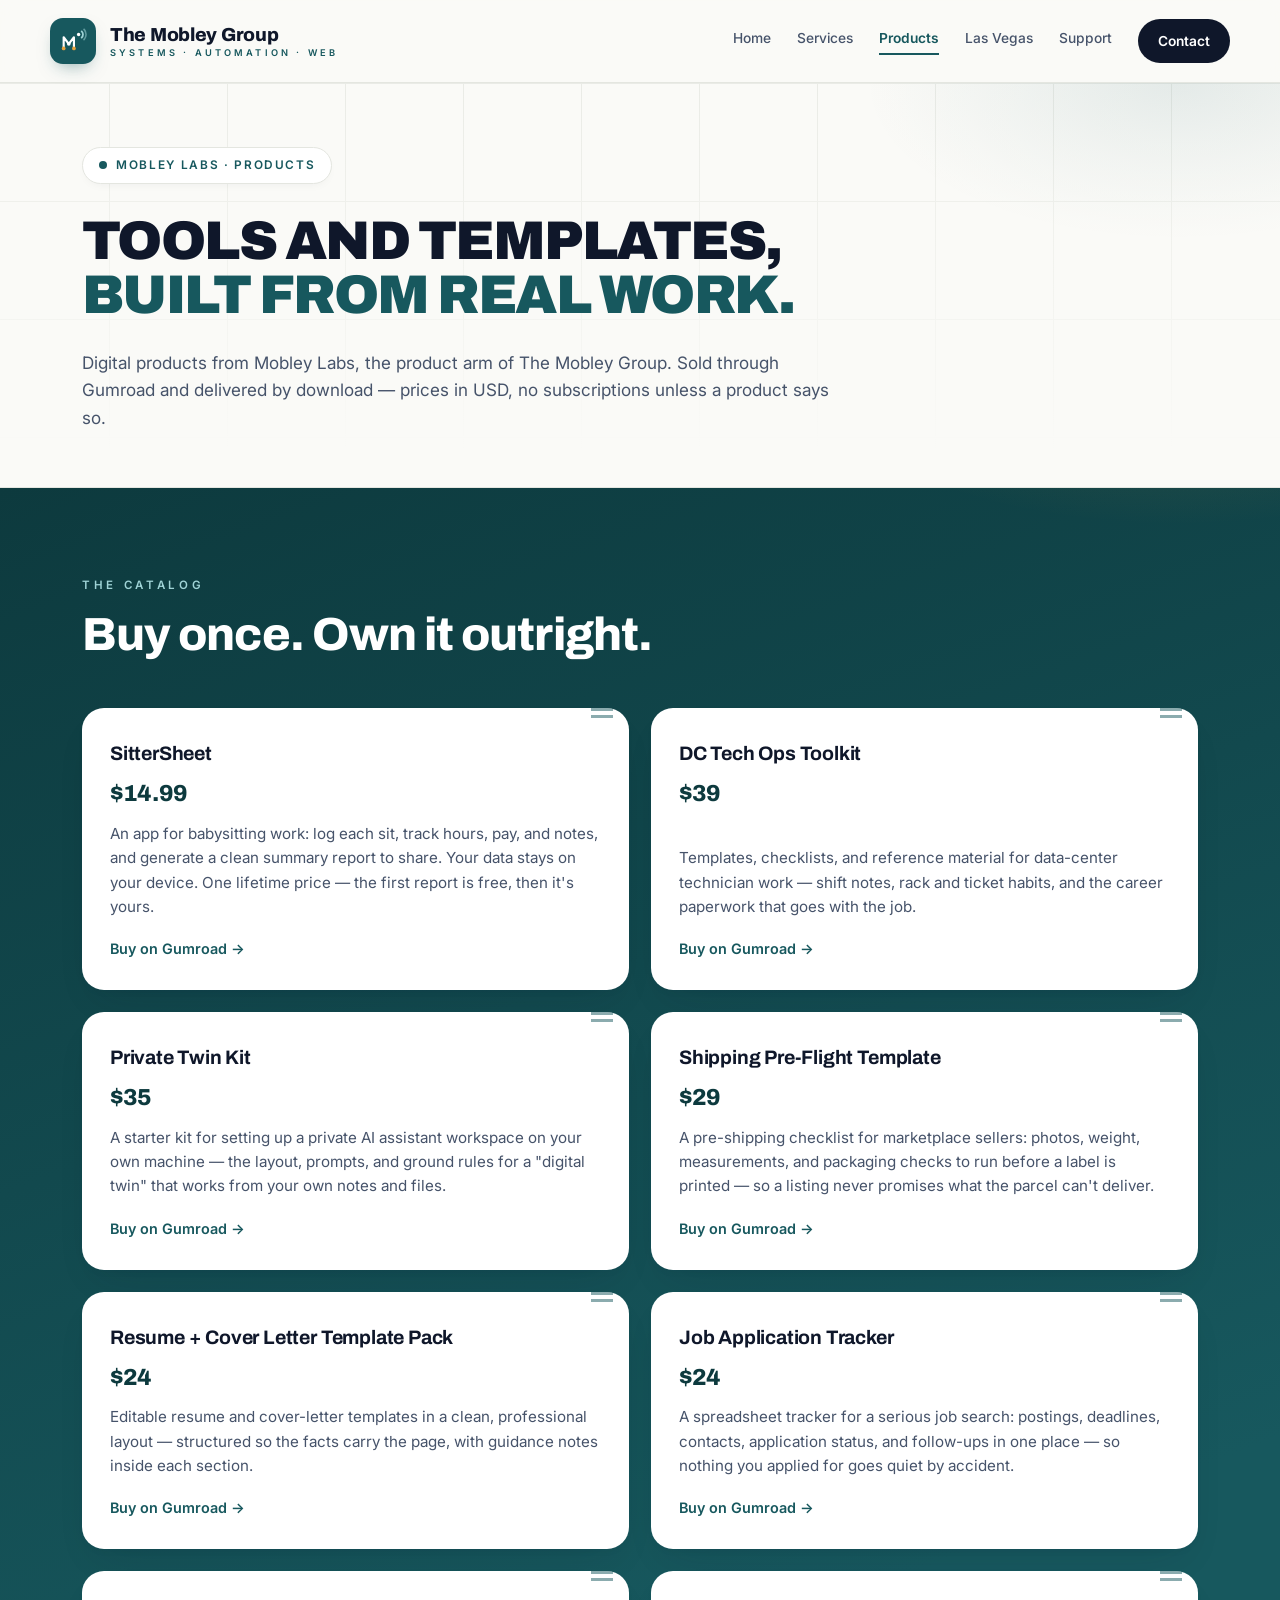
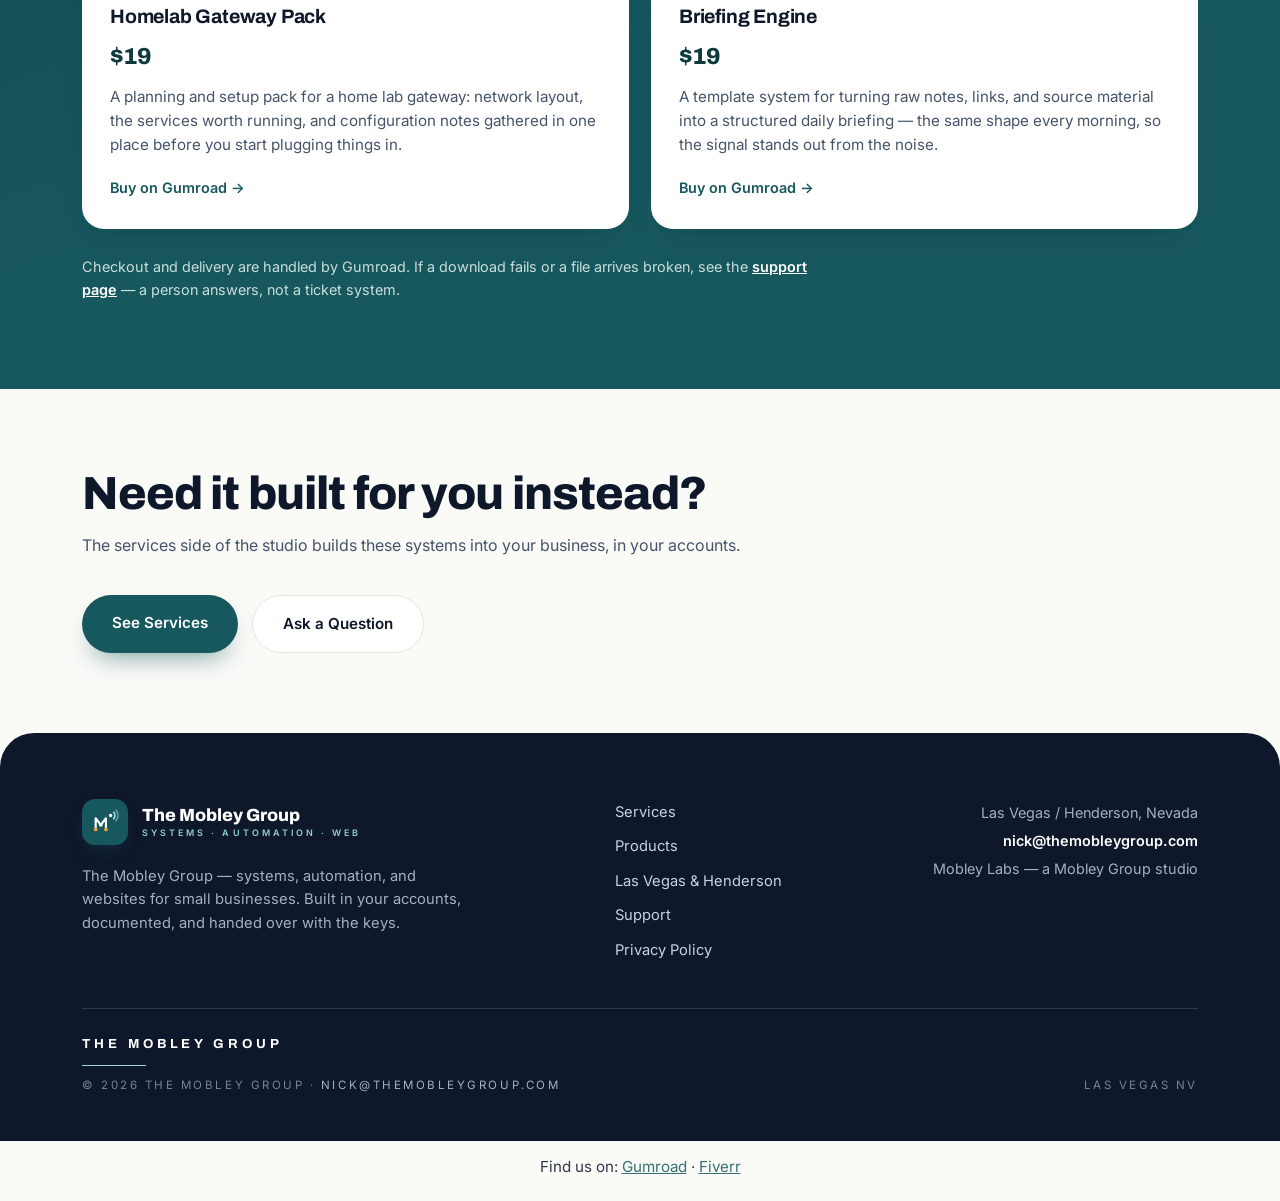
<file: products.html>
<!DOCTYPE html>
<html lang="en">
<head>
<meta charset="utf-8">
<meta name="viewport" content="width=device-width, initial-scale=1">
<title>Products — The Mobley Group | Mobley Labs</title>
<meta name="description" content="Digital products from Mobley Labs: SitterSheet, resume and job-search templates, data-center and homelab toolkits, seller checklists, and AI workspace kits. Sold on Gumroad.">
<link rel="icon" type="image/png" href="assets/logo-monogram.png">
<link rel="preconnect" href="https://fonts.googleapis.com">
<link rel="preconnect" href="https://fonts.gstatic.com" crossorigin>
<link href="https://fonts.googleapis.com/css2?family=Archivo:wght@500;700;800;900&family=Inter:wght@400;500;600&display=swap" rel="stylesheet">
<link rel="stylesheet" href="styles.css">

  <!-- SEO -->
  <link rel="canonical" href="https://themobleygroup.com/products.html">
  <meta name="robots" content="index, follow">
  <meta name="theme-color" content="#0D1B2E">
  <meta property="og:type" content="website">
  <meta property="og:site_name" content="The Mobley Group">
  <meta property="og:title" content="Products — The Mobley Group | Mobley Labs">
  <meta property="og:description" content="Digital products from Mobley Labs: SitterSheet, resume and job-search templates, data-center and homelab toolkits, seller checklists, and AI workspace kits. Sold on Gumroad.">
  <meta property="og:url" content="https://themobleygroup.com/products.html">
  <meta name="twitter:card" content="summary">
  <meta name="twitter:title" content="Products — The Mobley Group | Mobley Labs">
  <meta name="twitter:description" content="Digital products from Mobley Labs: SitterSheet, resume and job-search templates, data-center and homelab toolkits, seller checklists, and AI workspace kits. Sold on Gumroad.">
  <!-- /SEO -->
</head>
<body>
<a class="skip-link" href="#main">Skip to content</a>

<header class="site-head">
  <div class="wrap masthead">
    <a class="lockup" href="index.html" aria-label="The Mobley Group — home">
      <span class="mono"><svg viewBox="0 0 30 26" fill="none" aria-hidden="true"><path d="M5 21V9l5.5 7L16 9v12" stroke="#fff" stroke-width="2.3" stroke-linecap="round" stroke-linejoin="round"/><circle cx="5" cy="21" r="2" fill="#E8A33D"/><circle cx="16" cy="21" r="2" fill="#E8A33D"/><circle cx="10.5" cy="16" r="2" fill="#fff"/><circle cx="21" cy="6" r="1.8" fill="#fff"/><path d="M24.3 2.7a4.6 4.6 0 0 1 0 6.6" stroke="#9FD3D6" stroke-width="1.9" stroke-linecap="round"/><path d="M26.9 .6a8.4 8.4 0 0 1 0 10.8" stroke="#9FD3D6" stroke-width="1.9" stroke-linecap="round" opacity=".55"/></svg></span>
      <span class="word">The Mobley Group<small>Systems · Automation · Web</small></span>
    </a>
    <nav class="main-nav" aria-label="Main">
      <a href="index.html">Home</a>
      <a href="services.html">Services</a>
      <a href="products.html" aria-current="page">Products</a>
      <a href="las-vegas.html">Las Vegas</a>
      <a href="support.html">Support</a>
      <a class="cta" href="mailto:nick@themobleygroup.com">Contact</a>
    </nav>
  </div>
</header>

<main id="main">

  <div class="page-hero">
    <div class="wrap">
      <span class="pill"><span class="dot"></span> Mobley Labs · Products</span>
      <h1>Tools and templates, <span class="t">built from real work.</span></h1>
      <p class="lede">Digital products from Mobley Labs, the product arm of The Mobley Group. Sold through Gumroad and delivered by download — prices in USD, no subscriptions unless a product says so.</p>
    </div>
  </div>

  <section class="products" aria-labelledby="products-h">
    <div class="wrap">
      <div class="sec-head">
        <div class="k">The catalog</div>
        <h2 id="products-h">Buy once. Own it outright.</h2>
      </div>
      <div class="prod-grid">

        <article class="prod-card">
          <h3>SitterSheet</h3>
          <p class="price">$14.99</p>
          <p>An app for babysitting work: log each sit, track hours, pay, and notes, and generate a clean summary report to share. Your data stays on your device. One lifetime price — the first report is free, then it's yours.</p>
          <a class="buy" href="https://gumroad.com/">Buy on Gumroad →</a>
        </article>

        <article class="prod-card">
          <h3>DC Tech Ops Toolkit</h3>
          <p class="price">$39</p>
          <p>Templates, checklists, and reference material for data-center technician work — shift notes, rack and ticket habits, and the career paperwork that goes with the job.</p>
          <a class="buy" href="https://gumroad.com/">Buy on Gumroad →</a>
        </article>

        <article class="prod-card">
          <h3>Private Twin Kit</h3>
          <p class="price">$35</p>
          <p>A starter kit for setting up a private AI assistant workspace on your own machine — the layout, prompts, and ground rules for a "digital twin" that works from your own notes and files.</p>
          <a class="buy" href="https://gumroad.com/">Buy on Gumroad →</a>
        </article>

        <article class="prod-card">
          <h3>Shipping Pre-Flight Template</h3>
          <p class="price">$29</p>
          <p>A pre-shipping checklist for marketplace sellers: photos, weight, measurements, and packaging checks to run before a label is printed — so a listing never promises what the parcel can't deliver.</p>
          <a class="buy" href="https://gumroad.com/">Buy on Gumroad →</a>
        </article>

        <article class="prod-card">
          <h3>Resume + Cover Letter Template Pack</h3>
          <p class="price">$24</p>
          <p>Editable resume and cover-letter templates in a clean, professional layout — structured so the facts carry the page, with guidance notes inside each section.</p>
          <a class="buy" href="https://gumroad.com/">Buy on Gumroad →</a>
        </article>

        <article class="prod-card">
          <h3>Job Application Tracker</h3>
          <p class="price">$24</p>
          <p>A spreadsheet tracker for a serious job search: postings, deadlines, contacts, application status, and follow-ups in one place — so nothing you applied for goes quiet by accident.</p>
          <a class="buy" href="https://gumroad.com/">Buy on Gumroad →</a>
        </article>

        <article class="prod-card">
          <h3>Homelab Gateway Pack</h3>
          <p class="price">$19</p>
          <p>A planning and setup pack for a home lab gateway: network layout, the services worth running, and configuration notes gathered in one place before you start plugging things in.</p>
          <a class="buy" href="https://gumroad.com/">Buy on Gumroad →</a>
        </article>

        <article class="prod-card">
          <h3>Briefing Engine</h3>
          <p class="price">$19</p>
          <p>A template system for turning raw notes, links, and source material into a structured daily briefing — the same shape every morning, so the signal stands out from the noise.</p>
          <a class="buy" href="https://gumroad.com/">Buy on Gumroad →</a>
        </article>

      </div>
      <p class="below-note">Checkout and delivery are handled by Gumroad. If a download fails or a file arrives broken, see the <a href="support.html">support page</a> — a person answers, not a ticket system.</p>
    </div>
  </section>

  <section class="cta-final" aria-labelledby="cta-h">
    <div class="wrap">
      <h2 id="cta-h">Need it built for you instead?</h2>
      <p>The services side of the studio builds these systems into your business, in your accounts.</p>
      <div class="cta-row">
        <a class="btn btn-solid" href="services.html">See Services</a>
        <a class="btn btn-ghost" href="mailto:nick@themobleygroup.com?subject=Product%20question%20—%20The%20Mobley%20Group">Ask a Question</a>
      </div>
    </div>
  </section>

</main>

<footer>
  <div class="wrap">
    <div class="foot-grid">
      <div>
        <div class="foot-lock">
          <span class="mono"><svg viewBox="0 0 30 26" fill="none" aria-hidden="true"><path d="M5 21V9l5.5 7L16 9v12" stroke="#fff" stroke-width="2.3" stroke-linecap="round" stroke-linejoin="round"/><circle cx="5" cy="21" r="2" fill="#E8A33D"/><circle cx="16" cy="21" r="2" fill="#E8A33D"/><circle cx="10.5" cy="16" r="2" fill="#fff"/><circle cx="21" cy="6" r="1.8" fill="#fff"/><path d="M24.3 2.7a4.6 4.6 0 0 1 0 6.6" stroke="#9FD3D6" stroke-width="1.9" stroke-linecap="round"/><path d="M26.9 .6a8.4 8.4 0 0 1 0 10.8" stroke="#9FD3D6" stroke-width="1.9" stroke-linecap="round" opacity=".55"/></svg></span>
          <span class="word">The Mobley Group<small>Systems · Automation · Web</small></span>
        </div>
        <p class="foot-tag">The Mobley Group — systems, automation, and websites for small businesses. Built in your accounts, documented, and handed over with the keys.</p>
      </div>
      <nav class="foot-nav" aria-label="Footer">
        <ul>
          <li><a href="services.html">Services</a></li>
          <li><a href="products.html">Products</a></li>
          <li><a href="las-vegas.html">Las Vegas &amp; Henderson</a></li>
          <li><a href="support.html">Support</a></li>
          <li><a href="privacy-policy.html">Privacy Policy</a></li>
        </ul>
      </nav>
      <div class="foot-meta">
        Las Vegas / Henderson, Nevada<br>
        <a href="mailto:nick@themobleygroup.com">nick@themobleygroup.com</a><br>
        Mobley Labs — a Mobley Group studio
      </div>
    </div>
    <div class="foot-legal">
      <div>
        <div class="legal-name">The Mobley Group</div>
        <div class="legal-rule"></div>
        <div class="legal-line">© 2026 The Mobley Group · <a href="mailto:nick@themobleygroup.com">nick@themobleygroup.com</a></div>
      </div>
      <div class="legal-place">Las Vegas NV</div>
    </div>
  </div>
  <!-- chatbot: phase 2, pending owner pick -->
</footer>


  <div class="find-us">Find us on: <a href="https://nickmobley.gumroad.com/" rel="noopener">Gumroad</a> &middot; <a href="https://www.fiverr.com/nickmobley296" rel="noopener">Fiverr</a></div>

  <div class="mobile-cta"><a href="mailto:nick@themobleygroup.com">Email the studio</a><a href="services.html">See services</a></div>
</body>
</html>
</file>
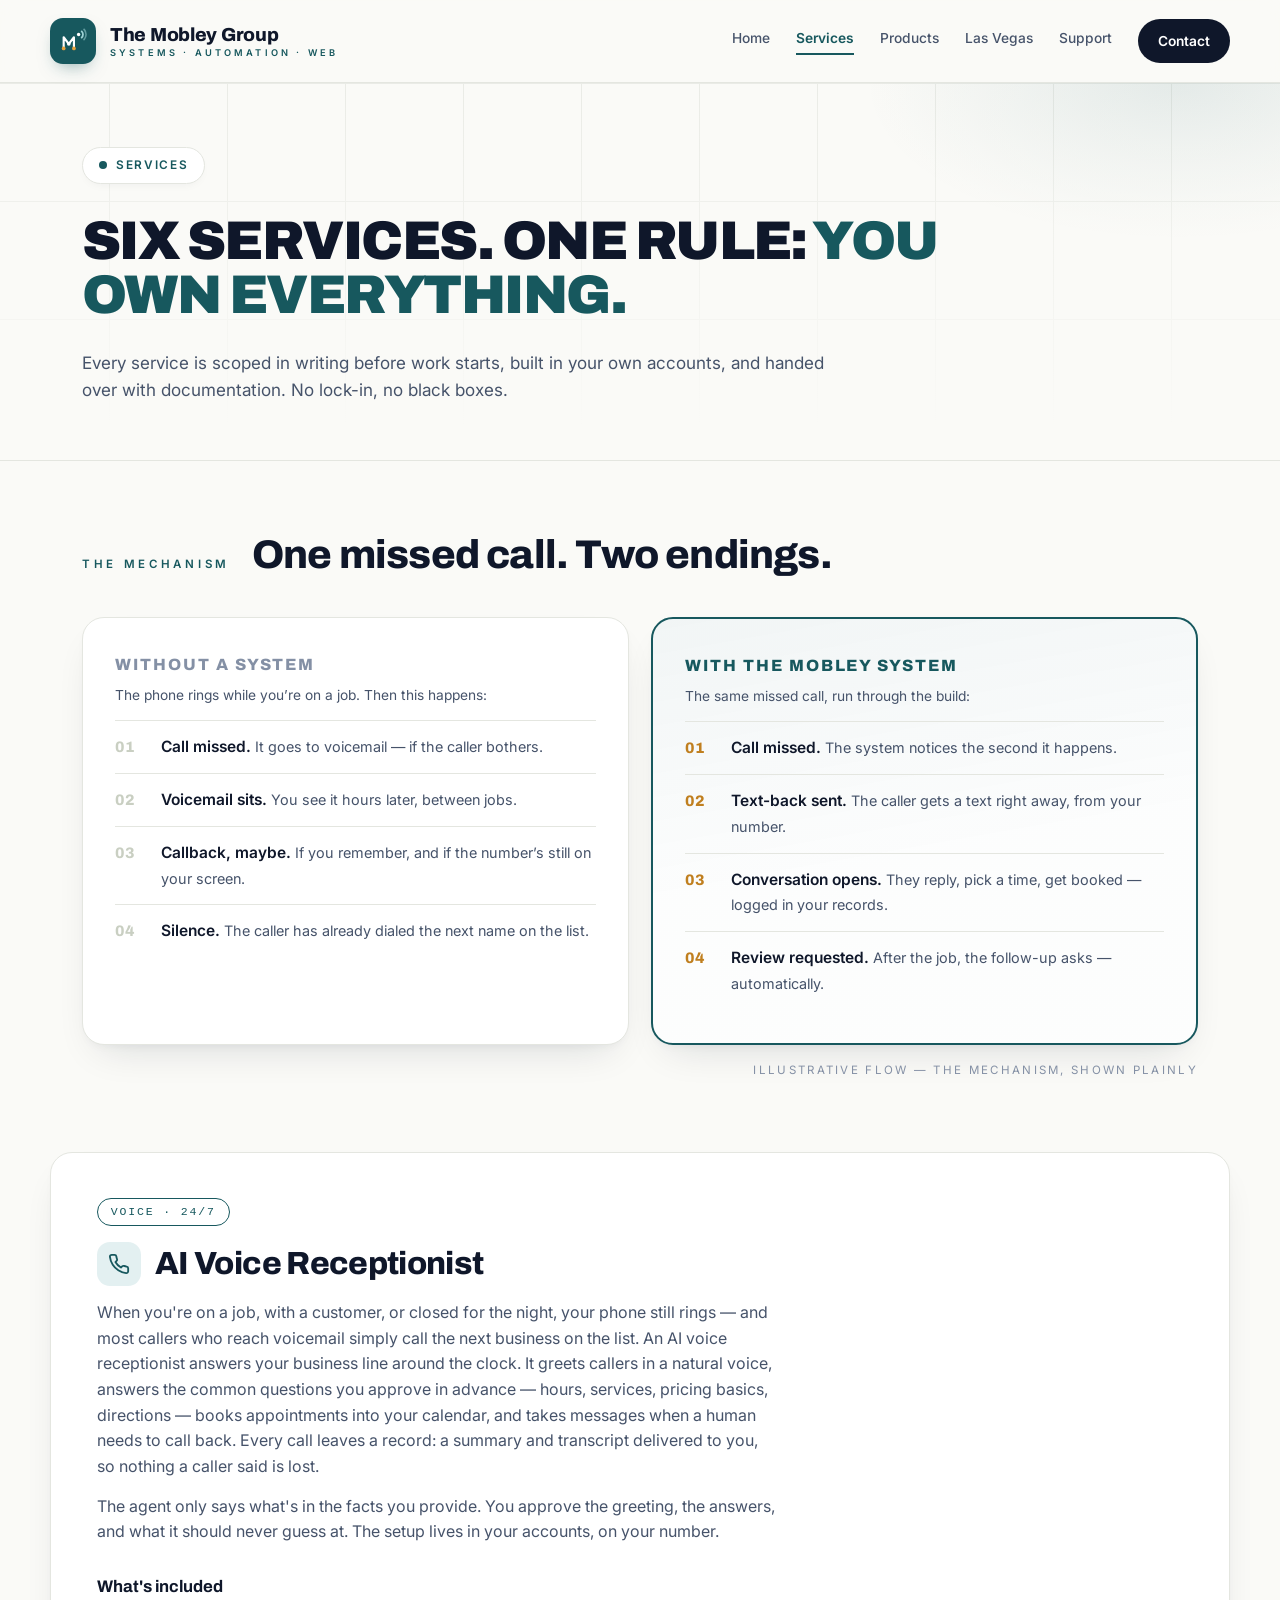
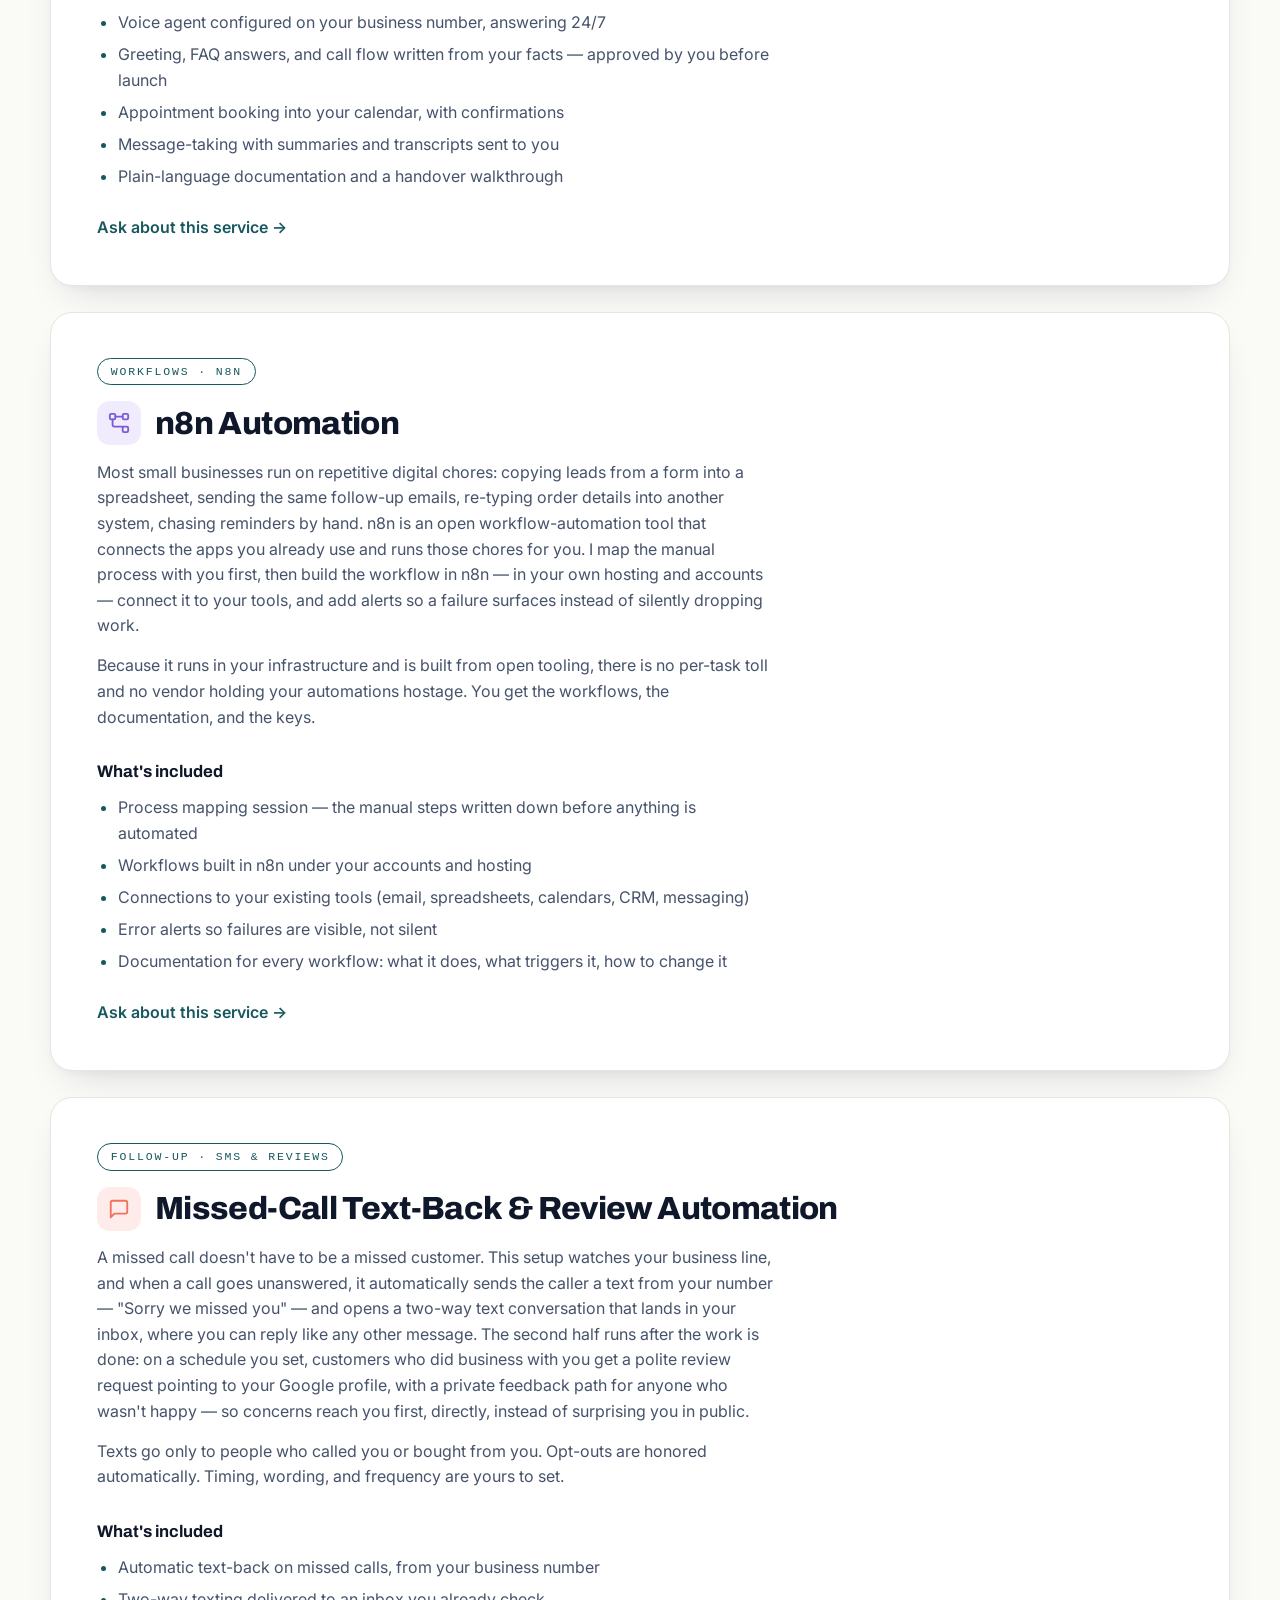
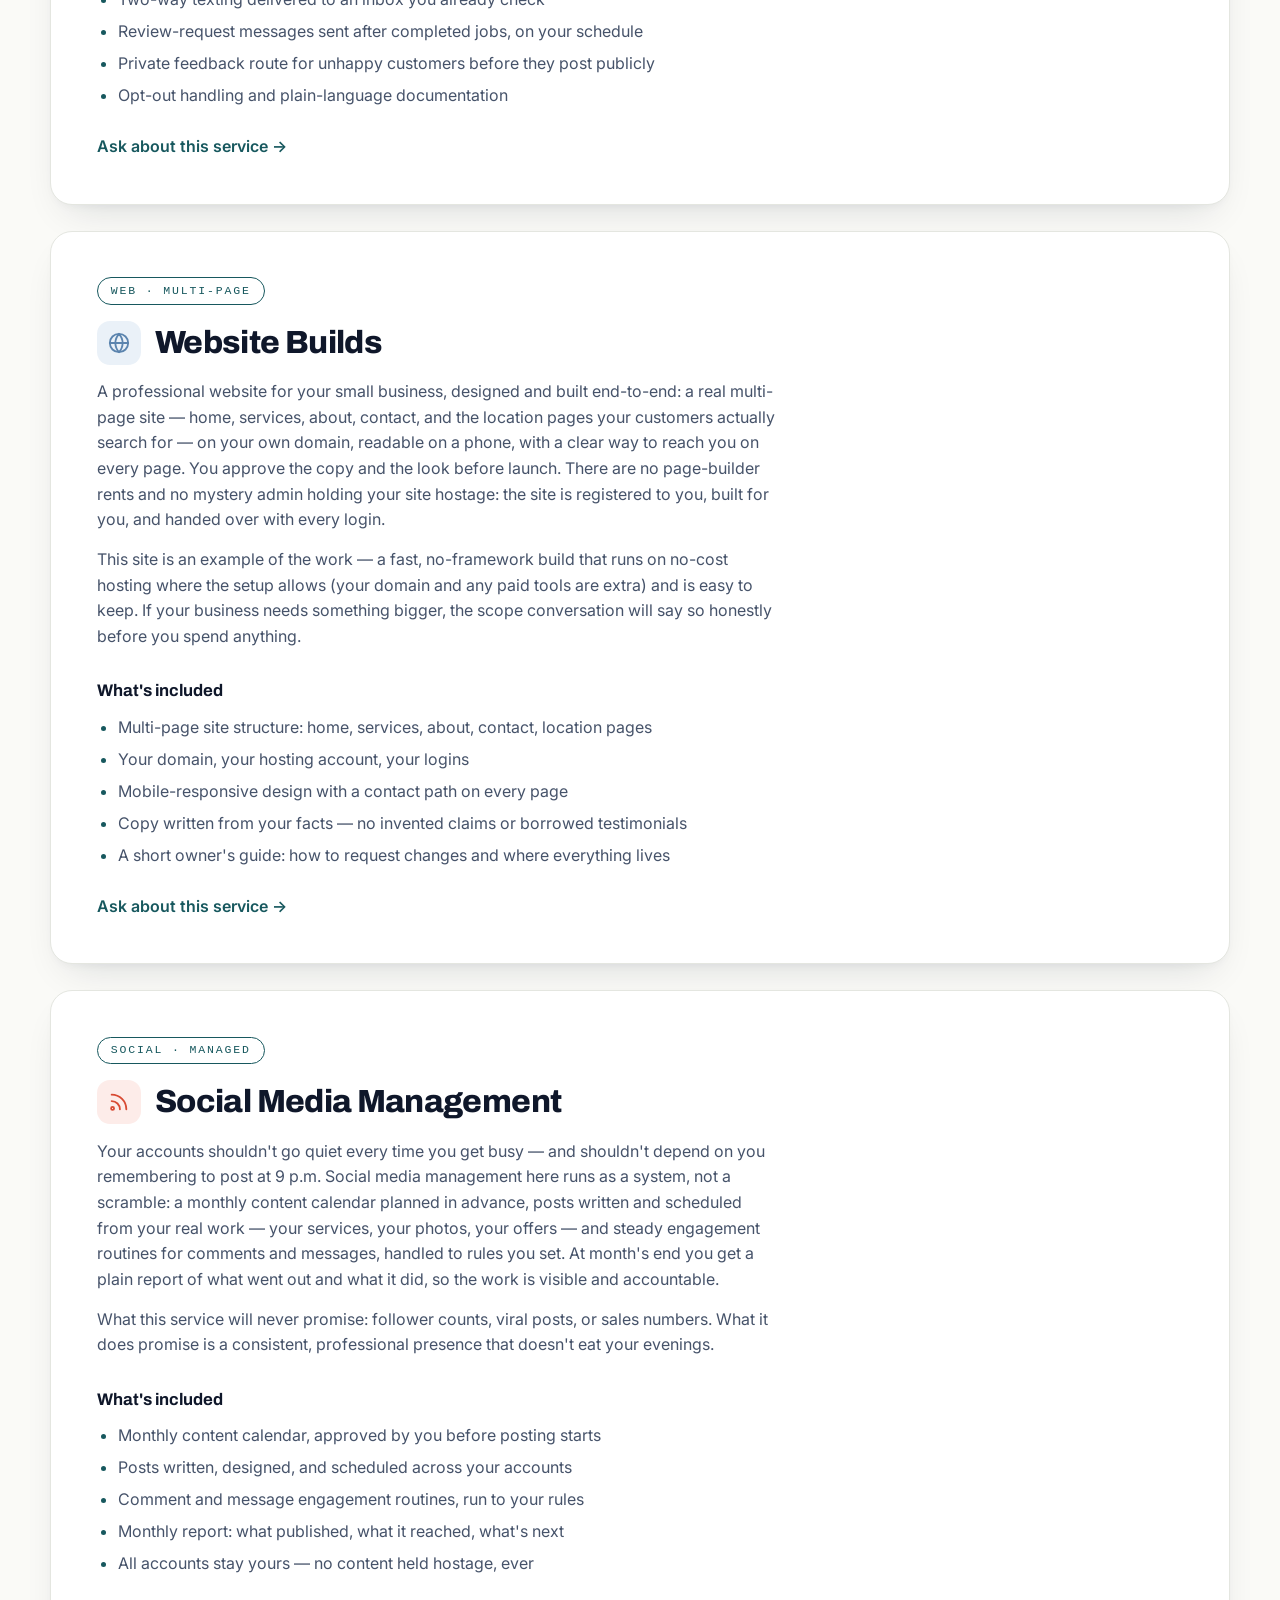
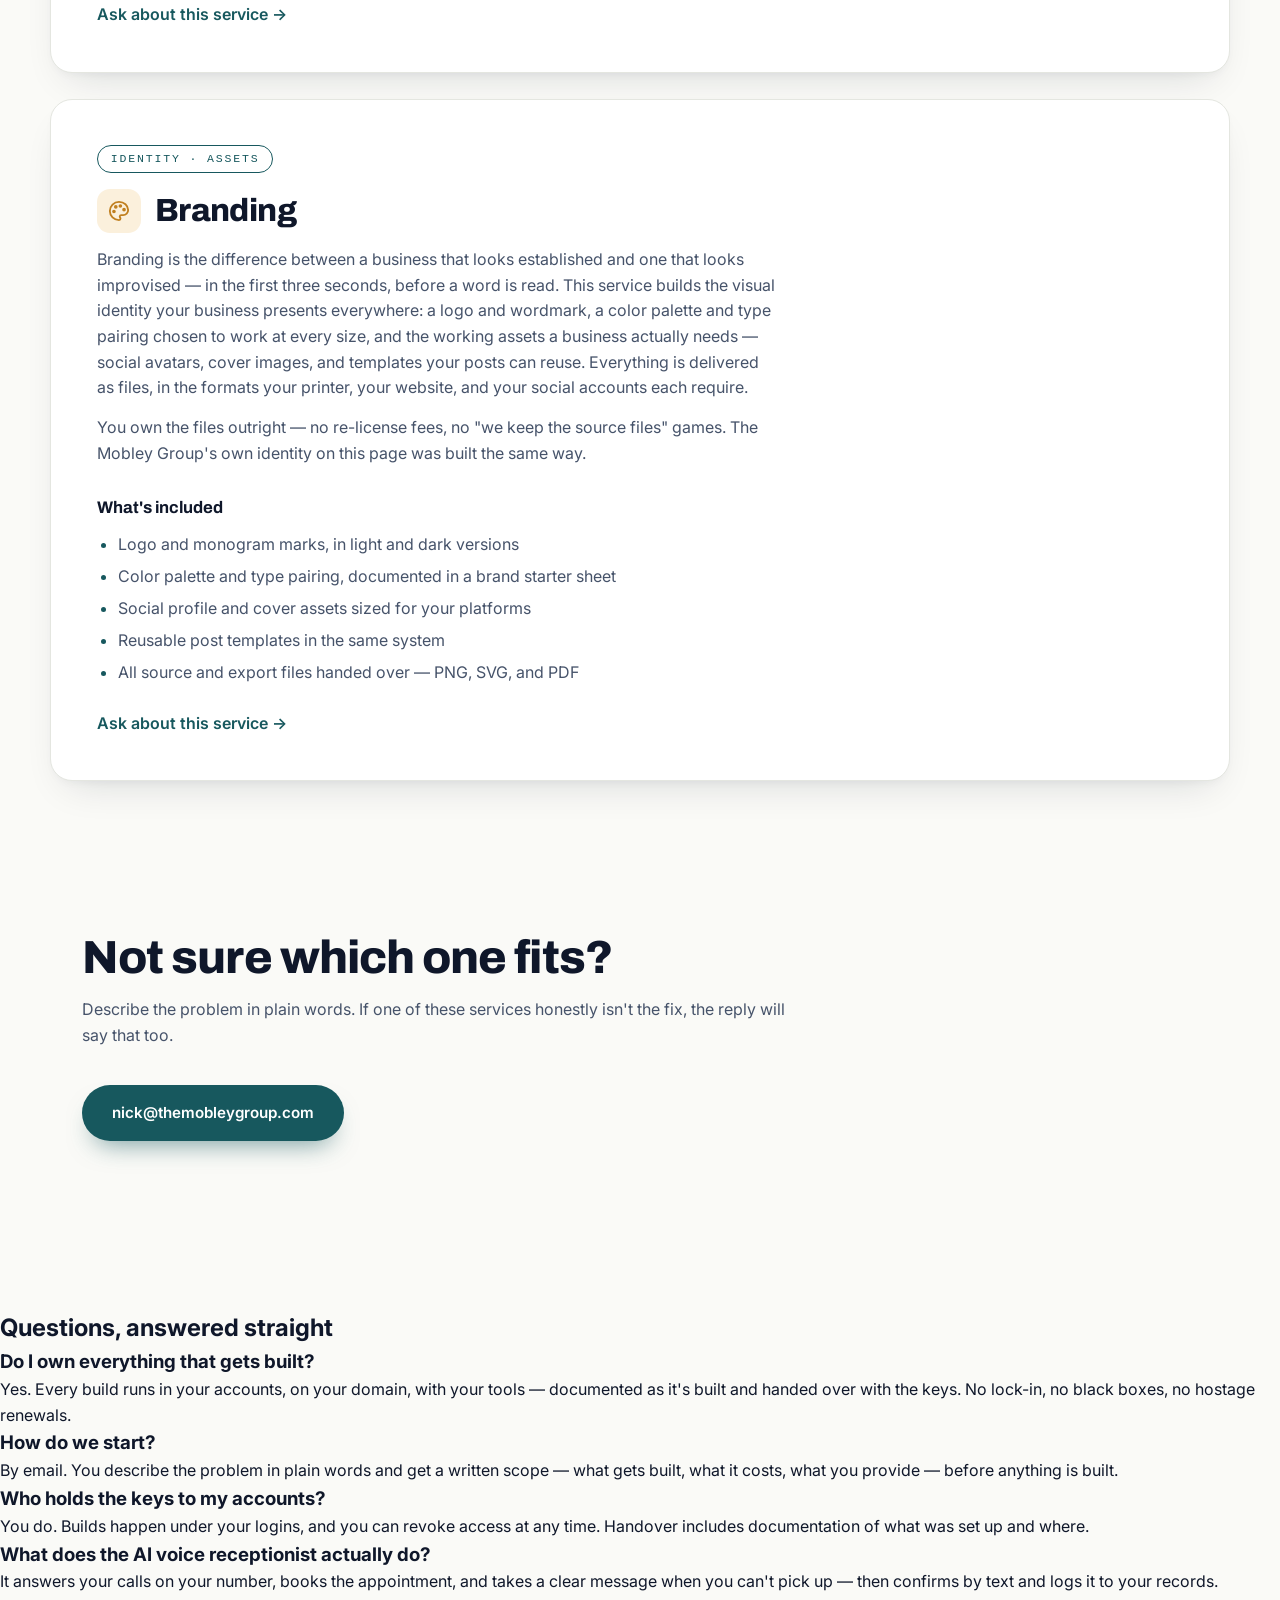
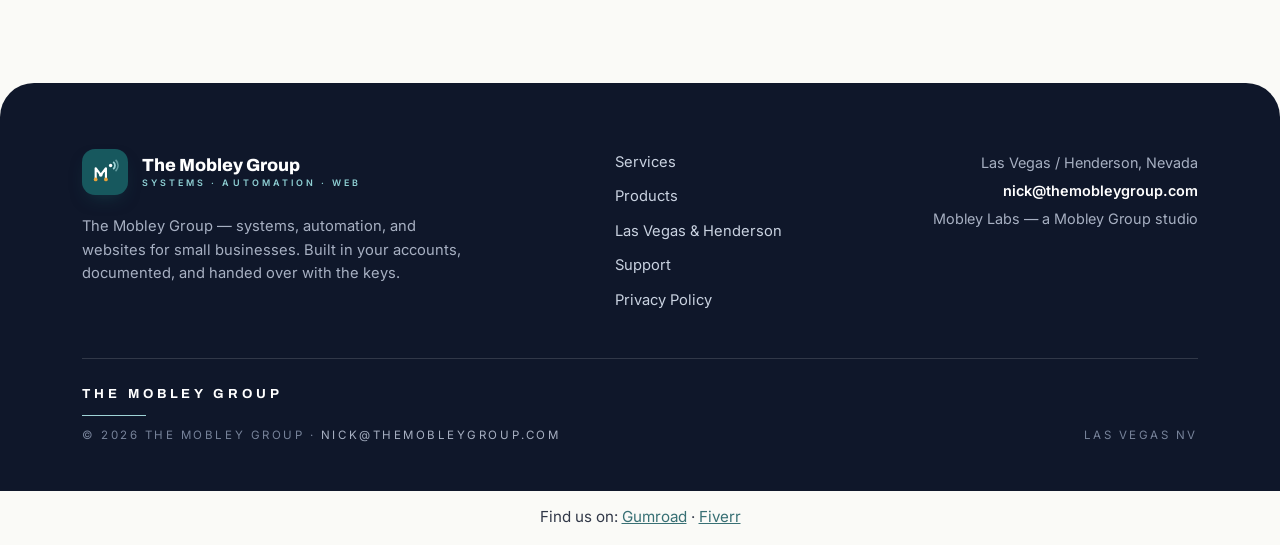
<file: services.html>
<!DOCTYPE html>
<html lang="en">
<head>
<meta charset="utf-8">
<meta name="viewport" content="width=device-width, initial-scale=1">
<title>Services — The Mobley Group</title>
<meta name="description" content="AI voice receptionist, n8n automation, missed-call text-back, review automation, website builds, social media management, and branding for small businesses. Built in your accounts — you own everything.">
<link rel="icon" type="image/png" href="assets/logo-monogram.png">
<link rel="preconnect" href="https://fonts.googleapis.com">
<link rel="preconnect" href="https://fonts.gstatic.com" crossorigin>
<link href="https://fonts.googleapis.com/css2?family=Archivo:wght@500;700;800;900&family=Inter:wght@400;500;600&display=swap" rel="stylesheet">
<link rel="stylesheet" href="styles.css">

  <!-- SEO -->
  <link rel="canonical" href="https://themobleygroup.com/services.html">
  <meta name="robots" content="index, follow">
  <meta name="theme-color" content="#0D1B2E">
  <meta property="og:type" content="website">
  <meta property="og:site_name" content="The Mobley Group">
  <meta property="og:title" content="Services — The Mobley Group">
  <meta property="og:description" content="AI voice receptionist, n8n automation, missed-call text-back, review automation, website builds, social media management, and branding for small businesses. Built in your accounts — you own everything.">
  <meta property="og:url" content="https://themobleygroup.com/services.html">
  <meta name="twitter:card" content="summary">
  <meta name="twitter:title" content="Services — The Mobley Group">
  <meta name="twitter:description" content="AI voice receptionist, n8n automation, missed-call text-back, review automation, website builds, social media management, and branding for small businesses. Built in your accounts — you own everything.">
  <!-- /SEO -->
  <script type="application/ld+json">{"@context":"https://schema.org","@type":"FAQPage","mainEntity":[{"@type":"Question","name":"Do I own everything that gets built?","acceptedAnswer":{"@type":"Answer","text":"Yes. Every build runs in your accounts, on your domain, with your tools \u2014 documented as it's built and handed over with the keys. No lock-in, no black boxes, no hostage renewals."}},{"@type":"Question","name":"How do we start?","acceptedAnswer":{"@type":"Answer","text":"By email. You describe the problem in plain words and get a written scope \u2014 what gets built, what it costs, what you provide \u2014 before anything is built."}},{"@type":"Question","name":"Who holds the keys to my accounts?","acceptedAnswer":{"@type":"Answer","text":"You do. Builds happen under your logins, and you can revoke access at any time. Handover includes documentation of what was set up and where."}},{"@type":"Question","name":"What does the AI voice receptionist actually do?","acceptedAnswer":{"@type":"Answer","text":"It answers your calls on your number, books the appointment, and takes a clear message when you can't pick up \u2014 then confirms by text and logs it to your records."}}]}</script>
  <script type="application/ld+json">{"@context":"https://schema.org","@type":"ItemList","itemListElement":[{"@type":"Service","name":"AI Voice Receptionist","provider":{"@type":"ProfessionalService","name":"The Mobley Group","url":"https://themobleygroup.com/"}},{"@type":"Service","name":"n8n Automation","provider":{"@type":"ProfessionalService","name":"The Mobley Group","url":"https://themobleygroup.com/"}},{"@type":"Service","name":"Missed-Call Text-Back & Review Automation","provider":{"@type":"ProfessionalService","name":"The Mobley Group","url":"https://themobleygroup.com/"}},{"@type":"Service","name":"Website Builds","provider":{"@type":"ProfessionalService","name":"The Mobley Group","url":"https://themobleygroup.com/"}},{"@type":"Service","name":"Social Media Management","provider":{"@type":"ProfessionalService","name":"The Mobley Group","url":"https://themobleygroup.com/"}},{"@type":"Service","name":"Branding","provider":{"@type":"ProfessionalService","name":"The Mobley Group","url":"https://themobleygroup.com/"}}]}</script>
</head>
<body>
<a class="skip-link" href="#main">Skip to content</a>

<header class="site-head">
  <div class="wrap masthead">
    <a class="lockup" href="index.html" aria-label="The Mobley Group — home">
      <span class="mono"><svg viewBox="0 0 30 26" fill="none" aria-hidden="true"><path d="M5 21V9l5.5 7L16 9v12" stroke="#fff" stroke-width="2.3" stroke-linecap="round" stroke-linejoin="round"/><circle cx="5" cy="21" r="2" fill="#E8A33D"/><circle cx="16" cy="21" r="2" fill="#E8A33D"/><circle cx="10.5" cy="16" r="2" fill="#fff"/><circle cx="21" cy="6" r="1.8" fill="#fff"/><path d="M24.3 2.7a4.6 4.6 0 0 1 0 6.6" stroke="#9FD3D6" stroke-width="1.9" stroke-linecap="round"/><path d="M26.9 .6a8.4 8.4 0 0 1 0 10.8" stroke="#9FD3D6" stroke-width="1.9" stroke-linecap="round" opacity=".55"/></svg></span>
      <span class="word">The Mobley Group<small>Systems · Automation · Web</small></span>
    </a>
    <nav class="main-nav" aria-label="Main">
      <a href="index.html">Home</a>
      <a href="services.html" aria-current="page">Services</a>
      <a href="products.html">Products</a>
      <a href="las-vegas.html">Las Vegas</a>
      <a href="support.html">Support</a>
      <a class="cta" href="mailto:nick@themobleygroup.com">Contact</a>
    </nav>
  </div>
</header>

<main id="main">

  <div class="page-hero">
    <div class="wrap">
      <span class="pill"><span class="dot"></span> Services</span>
      <h1>Six services. One rule: <span class="t">you own everything.</span></h1>
      <p class="lede">Every service is scoped in writing before work starts, built in your own accounts, and handed over with documentation. No lock-in, no black boxes.</p>
    </div>
  </div>

  <div class="ba-band">
    <div class="wrap">
      <div class="ba-head">
        <span class="k">The mechanism</span>
        <h2>One missed call. Two endings.</h2>
      </div>
      <div class="ba">
        <div class="ba-card before">
          <div class="tagline">Without a system</div>
          <div class="sub">The phone rings while you’re on a job. Then this happens:</div>
          <div class="ba-step"><span class="n">01</span><span><span class="what">Call missed.</span> <span class="then">It goes to voicemail — if the caller bothers.</span></span></div>
          <div class="ba-step"><span class="n">02</span><span><span class="what">Voicemail sits.</span> <span class="then">You see it hours later, between jobs.</span></span></div>
          <div class="ba-step"><span class="n">03</span><span><span class="what">Callback, maybe.</span> <span class="then">If you remember, and if the number’s still on your screen.</span></span></div>
          <div class="ba-step"><span class="n">04</span><span><span class="what">Silence.</span> <span class="then">The caller has already dialed the next name on the list.</span></span></div>
        </div>
        <div class="ba-card after">
          <div class="tagline">With the Mobley system</div>
          <div class="sub">The same missed call, run through the build:</div>
          <div class="ba-step"><span class="n">01</span><span><span class="what">Call missed.</span> <span class="then">The system notices the second it happens.</span></span></div>
          <div class="ba-step"><span class="n">02</span><span><span class="what">Text-back sent.</span> <span class="then">The caller gets a text right away, from your number.</span></span></div>
          <div class="ba-step"><span class="n">03</span><span><span class="what">Conversation opens.</span> <span class="then">They reply, pick a time, get booked — logged in your records.</span></span></div>
          <div class="ba-step"><span class="n">04</span><span><span class="what">Review requested.</span> <span class="then">After the job, the follow-up asks — automatically.</span></span></div>
        </div>
      </div>
      <div class="ba-cap">Illustrative flow — the mechanism, shown plainly</div>
    </div>
  </div>

  <div class="wrap svc-list">

    <article class="service-detail" id="voice-receptionist">
      <span class="tag">Voice · 24/7</span>
      <h2><span class="chip" style="background:#E3F0F1"><svg viewBox="0 0 24 24" fill="none" stroke="#17585E" stroke-width="2" stroke-linecap="round" stroke-linejoin="round"><path d="M22 16.9v3a2 2 0 0 1-2.2 2 19.8 19.8 0 0 1-8.6-3.1 19.5 19.5 0 0 1-6-6A19.8 19.8 0 0 1 2.1 4.2 2 2 0 0 1 4.1 2h3a2 2 0 0 1 2 1.7c.13.96.36 1.9.7 2.8a2 2 0 0 1-.45 2.1L8.1 9.9a16 16 0 0 0 6 6l1.3-1.3a2 2 0 0 1 2.1-.45c.9.34 1.84.57 2.8.7A2 2 0 0 1 22 16.9z"/></svg></span>AI Voice Receptionist</h2>
      <p>When you're on a job, with a customer, or closed for the night, your phone still rings — and most callers who reach voicemail simply call the next business on the list. An AI voice receptionist answers your business line around the clock. It greets callers in a natural voice, answers the common questions you approve in advance — hours, services, pricing basics, directions — books appointments into your calendar, and takes messages when a human needs to call back. Every call leaves a record: a summary and transcript delivered to you, so nothing a caller said is lost.</p>
      <p>The agent only says what's in the facts you provide. You approve the greeting, the answers, and what it should never guess at. The setup lives in your accounts, on your number.</p>
      <h3>What's included</h3>
      <ul>
        <li>Voice agent configured on your business number, answering 24/7</li>
        <li>Greeting, FAQ answers, and call flow written from your facts — approved by you before launch</li>
        <li>Appointment booking into your calendar, with confirmations</li>
        <li>Message-taking with summaries and transcripts sent to you</li>
        <li>Plain-language documentation and a handover walkthrough</li>
      </ul>
      <p class="ask"><a href="mailto:nick@themobleygroup.com?subject=AI%20Voice%20Receptionist%20—%20inquiry">Ask about this service →</a></p>
    </article>

    <article class="service-detail" id="n8n-automation">
      <span class="tag">Workflows · n8n</span>
      <h2><span class="chip" style="background:#F0EBFD"><svg viewBox="0 0 24 24" fill="none" stroke="#7C5CD6" stroke-width="2" stroke-linecap="round" stroke-linejoin="round"><rect x="2" y="2" width="6" height="6" rx="1.5"/><rect x="16" y="16" width="6" height="6" rx="1.5"/><rect x="16" y="2" width="6" height="6" rx="1.5"/><path d="M8 5h8M5 8v6a2 2 0 0 0 2 2h9"/></svg></span>n8n Automation</h2>
      <p>Most small businesses run on repetitive digital chores: copying leads from a form into a spreadsheet, sending the same follow-up emails, re-typing order details into another system, chasing reminders by hand. n8n is an open workflow-automation tool that connects the apps you already use and runs those chores for you. I map the manual process with you first, then build the workflow in n8n — in your own hosting and accounts — connect it to your tools, and add alerts so a failure surfaces instead of silently dropping work.</p>
      <p>Because it runs in your infrastructure and is built from open tooling, there is no per-task toll and no vendor holding your automations hostage. You get the workflows, the documentation, and the keys.</p>
      <h3>What's included</h3>
      <ul>
        <li>Process mapping session — the manual steps written down before anything is automated</li>
        <li>Workflows built in n8n under your accounts and hosting</li>
        <li>Connections to your existing tools (email, spreadsheets, calendars, CRM, messaging)</li>
        <li>Error alerts so failures are visible, not silent</li>
        <li>Documentation for every workflow: what it does, what triggers it, how to change it</li>
      </ul>
      <p class="ask"><a href="mailto:nick@themobleygroup.com?subject=n8n%20Automation%20—%20inquiry">Ask about this service →</a></p>
    </article>

    <article class="service-detail" id="missed-call-text-back">
      <span class="tag">Follow-up · SMS &amp; Reviews</span>
      <h2><span class="chip" style="background:#FDECE9"><svg viewBox="0 0 24 24" fill="none" stroke="#F0715C" stroke-width="2" stroke-linecap="round" stroke-linejoin="round"><path d="M21 15a2 2 0 0 1-2 2H7l-4 4V5a2 2 0 0 1 2-2h14a2 2 0 0 1 2 2z"/></svg></span>Missed-Call Text-Back &amp; Review Automation</h2>
      <p>A missed call doesn't have to be a missed customer. This setup watches your business line, and when a call goes unanswered, it automatically sends the caller a text from your number — "Sorry we missed you" — and opens a two-way text conversation that lands in your inbox, where you can reply like any other message. The second half runs after the work is done: on a schedule you set, customers who did business with you get a polite review request pointing to your Google profile, with a private feedback path for anyone who wasn't happy — so concerns reach you first, directly, instead of surprising you in public.</p>
      <p>Texts go only to people who called you or bought from you. Opt-outs are honored automatically. Timing, wording, and frequency are yours to set.</p>
      <h3>What's included</h3>
      <ul>
        <li>Automatic text-back on missed calls, from your business number</li>
        <li>Two-way texting delivered to an inbox you already check</li>
        <li>Review-request messages sent after completed jobs, on your schedule</li>
        <li>Private feedback route for unhappy customers before they post publicly</li>
        <li>Opt-out handling and plain-language documentation</li>
      </ul>
      <p class="ask"><a href="mailto:nick@themobleygroup.com?subject=Missed-Call%20Text-Back%20—%20inquiry">Ask about this service →</a></p>
    </article>

    <article class="service-detail" id="website-builds">
      <span class="tag">Web · Multi-page</span>
      <h2><span class="chip" style="background:#EAF1F8"><svg viewBox="0 0 24 24" fill="none" stroke="#5B84AE" stroke-width="2" stroke-linecap="round" stroke-linejoin="round"><circle cx="12" cy="12" r="10"/><path d="M2 12h20M12 2a15.3 15.3 0 0 1 4 10 15.3 15.3 0 0 1-4 10 15.3 15.3 0 0 1-4-10 15.3 15.3 0 0 1 4-10z"/></svg></span>Website Builds</h2>
      <p>A professional website for your small business, designed and built end-to-end: a real multi-page site — home, services, about, contact, and the location pages your customers actually search for — on your own domain, readable on a phone, with a clear way to reach you on every page. You approve the copy and the look before launch. There are no page-builder rents and no mystery admin holding your site hostage: the site is registered to you, built for you, and handed over with every login.</p>
      <p>This site is an example of the work — a fast, no-framework build that runs on no-cost hosting where the setup allows (your domain and any paid tools are extra) and is easy to keep. If your business needs something bigger, the scope conversation will say so honestly before you spend anything.</p>
      <h3>What's included</h3>
      <ul>
        <li>Multi-page site structure: home, services, about, contact, location pages</li>
        <li>Your domain, your hosting account, your logins</li>
        <li>Mobile-responsive design with a contact path on every page</li>
        <li>Copy written from your facts — no invented claims or borrowed testimonials</li>
        <li>A short owner's guide: how to request changes and where everything lives</li>
      </ul>
      <p class="ask"><a href="mailto:nick@themobleygroup.com?subject=Website%20Build%20—%20inquiry">Ask about this service →</a></p>
    </article>

    <article class="service-detail" id="social-media-management">
      <span class="tag">Social · Managed</span>
      <h2><span class="chip" style="background:#FDECE9"><svg viewBox="0 0 24 24" fill="none" stroke="#D84A33" stroke-width="2" stroke-linecap="round" stroke-linejoin="round"><path d="M4 11a9 9 0 0 1 9 9M4 4a16 16 0 0 1 16 16"/><circle cx="5" cy="19" r="1.6"/></svg></span>Social Media Management</h2>
      <p>Your accounts shouldn't go quiet every time you get busy — and shouldn't depend on you remembering to post at 9 p.m. Social media management here runs as a system, not a scramble: a monthly content calendar planned in advance, posts written and scheduled from your real work — your services, your photos, your offers — and steady engagement routines for comments and messages, handled to rules you set. At month's end you get a plain report of what went out and what it did, so the work is visible and accountable.</p>
      <p>What this service will never promise: follower counts, viral posts, or sales numbers. What it does promise is a consistent, professional presence that doesn't eat your evenings.</p>
      <h3>What's included</h3>
      <ul>
        <li>Monthly content calendar, approved by you before posting starts</li>
        <li>Posts written, designed, and scheduled across your accounts</li>
        <li>Comment and message engagement routines, run to your rules</li>
        <li>Monthly report: what published, what it reached, what's next</li>
        <li>All accounts stay yours — no content held hostage, ever</li>
      </ul>
      <p class="ask"><a href="mailto:nick@themobleygroup.com?subject=Social%20Media%20Management%20—%20inquiry">Ask about this service →</a></p>
    </article>

    <article class="service-detail" id="branding">
      <span class="tag">Identity · Assets</span>
      <h2><span class="chip" style="background:#FBF0DC"><svg viewBox="0 0 24 24" fill="none" stroke="#C07F1F" stroke-width="2" stroke-linecap="round" stroke-linejoin="round"><circle cx="13.5" cy="6.5" r="1"/><circle cx="17.5" cy="10.5" r="1"/><circle cx="8.5" cy="7.5" r="1"/><circle cx="6.5" cy="12.5" r="1"/><path d="M12 2C6.5 2 2 6.5 2 12s4.5 10 10 10c.93 0 1.65-.75 1.65-1.69 0-.44-.17-.84-.44-1.14-.25-.29-.43-.68-.43-1.12A1.68 1.68 0 0 1 14.46 16.5h2.03A5.5 5.5 0 0 0 22 11c0-4.97-4.5-9-10-9z"/></svg></span>Branding</h2>
      <p>Branding is the difference between a business that looks established and one that looks improvised — in the first three seconds, before a word is read. This service builds the visual identity your business presents everywhere: a logo and wordmark, a color palette and type pairing chosen to work at every size, and the working assets a business actually needs — social avatars, cover images, and templates your posts can reuse. Everything is delivered as files, in the formats your printer, your website, and your social accounts each require.</p>
      <p>You own the files outright — no re-license fees, no "we keep the source files" games. The Mobley Group's own identity on this page was built the same way.</p>
      <h3>What's included</h3>
      <ul>
        <li>Logo and monogram marks, in light and dark versions</li>
        <li>Color palette and type pairing, documented in a brand starter sheet</li>
        <li>Social profile and cover assets sized for your platforms</li>
        <li>Reusable post templates in the same system</li>
        <li>All source and export files handed over — PNG, SVG, and PDF</li>
      </ul>
      <p class="ask"><a href="mailto:nick@themobleygroup.com?subject=Branding%20—%20inquiry">Ask about this service →</a></p>
    </article>

  </div>

  <section class="cta-final" aria-labelledby="cta-h">
    <div class="wrap">
      <h2 id="cta-h">Not sure which one fits?</h2>
      <p>Describe the problem in plain words. If one of these services honestly isn't the fix, the reply will say that too.</p>
      <div class="cta-row">
        <a class="btn btn-solid" href="mailto:nick@themobleygroup.com?subject=Services%20inquiry%20—%20The%20Mobley%20Group">nick@themobleygroup.com</a>
      </div>
    </div>
  </section>


  <section id="services-faq" aria-labelledby="services-faq-h">
    <h2 id="services-faq-h">Questions, answered straight</h2>
      <h3>Do I own everything that gets built?</h3>
      <p>Yes. Every build runs in your accounts, on your domain, with your tools — documented as it's built and handed over with the keys. No lock-in, no black boxes, no hostage renewals.</p>
      <h3>How do we start?</h3>
      <p>By email. You describe the problem in plain words and get a written scope — what gets built, what it costs, what you provide — before anything is built.</p>
      <h3>Who holds the keys to my accounts?</h3>
      <p>You do. Builds happen under your logins, and you can revoke access at any time. Handover includes documentation of what was set up and where.</p>
      <h3>What does the AI voice receptionist actually do?</h3>
      <p>It answers your calls on your number, books the appointment, and takes a clear message when you can't pick up — then confirms by text and logs it to your records.</p>
  </section>
</main>

<footer>
  <div class="wrap">
    <div class="foot-grid">
      <div>
        <div class="foot-lock">
          <span class="mono"><svg viewBox="0 0 30 26" fill="none" aria-hidden="true"><path d="M5 21V9l5.5 7L16 9v12" stroke="#fff" stroke-width="2.3" stroke-linecap="round" stroke-linejoin="round"/><circle cx="5" cy="21" r="2" fill="#E8A33D"/><circle cx="16" cy="21" r="2" fill="#E8A33D"/><circle cx="10.5" cy="16" r="2" fill="#fff"/><circle cx="21" cy="6" r="1.8" fill="#fff"/><path d="M24.3 2.7a4.6 4.6 0 0 1 0 6.6" stroke="#9FD3D6" stroke-width="1.9" stroke-linecap="round"/><path d="M26.9 .6a8.4 8.4 0 0 1 0 10.8" stroke="#9FD3D6" stroke-width="1.9" stroke-linecap="round" opacity=".55"/></svg></span>
          <span class="word">The Mobley Group<small>Systems · Automation · Web</small></span>
        </div>
        <p class="foot-tag">The Mobley Group — systems, automation, and websites for small businesses. Built in your accounts, documented, and handed over with the keys.</p>
      </div>
      <nav class="foot-nav" aria-label="Footer">
        <ul>
          <li><a href="services.html">Services</a></li>
          <li><a href="products.html">Products</a></li>
          <li><a href="las-vegas.html">Las Vegas &amp; Henderson</a></li>
          <li><a href="support.html">Support</a></li>
          <li><a href="privacy-policy.html">Privacy Policy</a></li>
        </ul>
      </nav>
      <div class="foot-meta">
        Las Vegas / Henderson, Nevada<br>
        <a href="mailto:nick@themobleygroup.com">nick@themobleygroup.com</a><br>
        Mobley Labs — a Mobley Group studio
      </div>
    </div>
    <div class="foot-legal">
      <div>
        <div class="legal-name">The Mobley Group</div>
        <div class="legal-rule"></div>
        <div class="legal-line">© 2026 The Mobley Group · <a href="mailto:nick@themobleygroup.com">nick@themobleygroup.com</a></div>
      </div>
      <div class="legal-place">Las Vegas NV</div>
    </div>
  </div>
  <!-- chatbot: phase 2, pending owner pick -->
</footer>


  <div class="find-us">Find us on: <a href="https://nickmobley.gumroad.com/" rel="noopener">Gumroad</a> &middot; <a href="https://www.fiverr.com/nickmobley296" rel="noopener">Fiverr</a></div>

  <div class="mobile-cta"><a href="mailto:nick@themobleygroup.com">Email the studio</a><a href="services.html">See services</a></div>
</body>
</html>
</file>
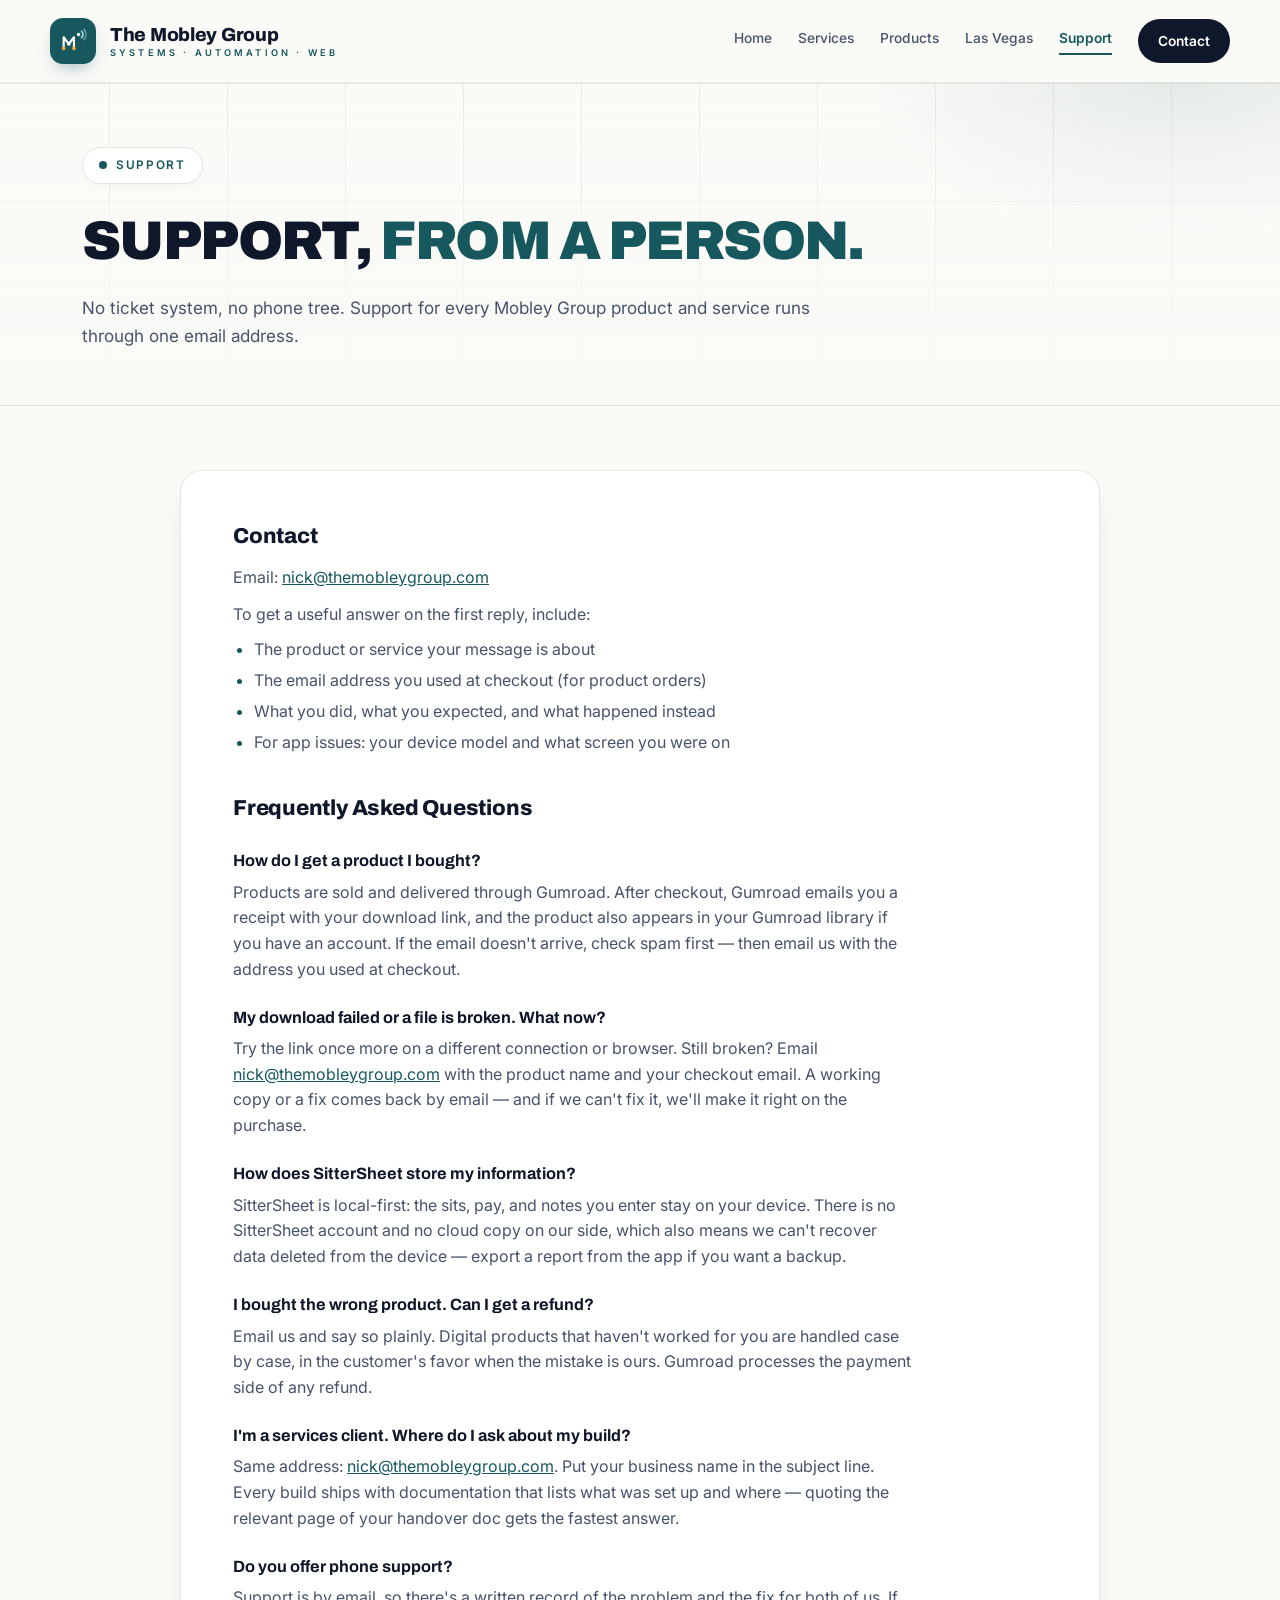
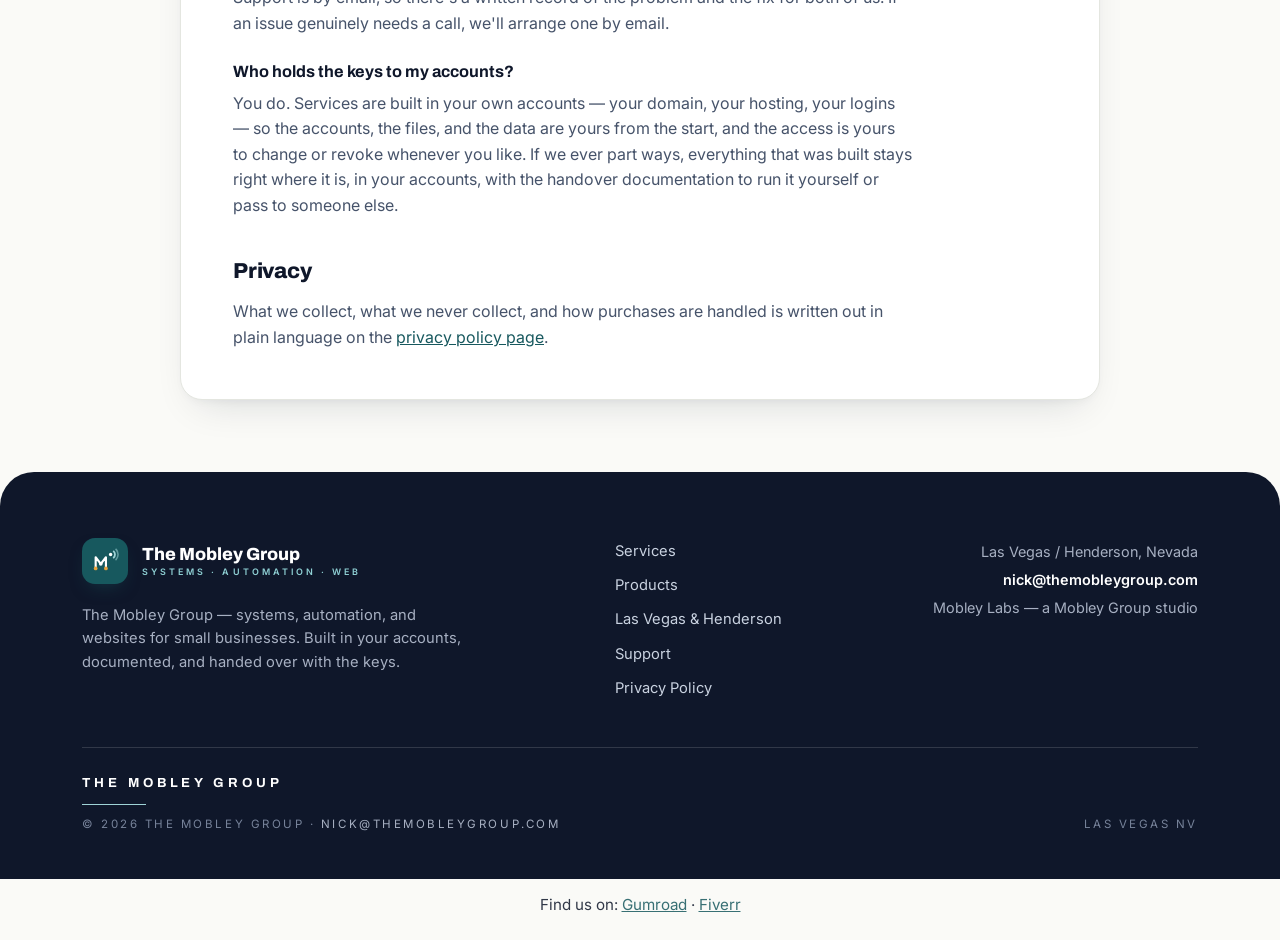
<file: support.html>
<!DOCTYPE html>
<html lang="en">
<head>
<meta charset="utf-8">
<meta name="viewport" content="width=device-width, initial-scale=1">
<title>Support — The Mobley Group</title>
<meta name="description" content="Support for The Mobley Group products and services, including SitterSheet. Email nick@themobleygroup.com.">
<link rel="icon" type="image/png" href="assets/logo-monogram.png">
<link rel="preconnect" href="https://fonts.googleapis.com">
<link rel="preconnect" href="https://fonts.gstatic.com" crossorigin>
<link href="https://fonts.googleapis.com/css2?family=Archivo:wght@500;700;800;900&family=Inter:wght@400;500;600&display=swap" rel="stylesheet">
<link rel="stylesheet" href="styles.css">

  <!-- SEO -->
  <link rel="canonical" href="https://themobleygroup.com/support.html">
  <meta name="robots" content="index, follow">
  <meta name="theme-color" content="#0D1B2E">
  <meta property="og:type" content="website">
  <meta property="og:site_name" content="The Mobley Group">
  <meta property="og:title" content="Support — The Mobley Group">
  <meta property="og:description" content="Support for The Mobley Group products and services, including SitterSheet. Email nick@themobleygroup.com.">
  <meta property="og:url" content="https://themobleygroup.com/support.html">
  <meta name="twitter:card" content="summary">
  <meta name="twitter:title" content="Support — The Mobley Group">
  <meta name="twitter:description" content="Support for The Mobley Group products and services, including SitterSheet. Email nick@themobleygroup.com.">
  <!-- /SEO -->
  <script type="application/ld+json">{"@context":"https://schema.org","@type":"FAQPage","mainEntity":[{"@type":"Question","name":"How do I get a product I bought?","acceptedAnswer":{"@type":"Answer","text":"Products are sold and delivered through Gumroad. After checkout, Gumroad emails you a receipt with your download link, and the product also appears in your Gumroad library if you have an account."}},{"@type":"Question","name":"My download failed or a file is broken. What now?","acceptedAnswer":{"@type":"Answer","text":"Try the link once more on a different connection or browser. Still broken? Email nick@themobleygroup.com with the product name and your checkout email \u2014 a working copy or a fix comes back by email."}},{"@type":"Question","name":"How does SitterSheet store my information?","acceptedAnswer":{"@type":"Answer","text":"SitterSheet is local-first: the sits, pay, and notes you enter stay on your device. There is no SitterSheet account and no cloud copy on our side."}},{"@type":"Question","name":"Do you offer phone support?","acceptedAnswer":{"@type":"Answer","text":"Support is by email, so there's a written record of the problem and the fix for both of us. If an issue genuinely needs a call, we'll arrange one by email."}}]}</script>
</head>
<body>
<a class="skip-link" href="#main">Skip to content</a>

<header class="site-head">
  <div class="wrap masthead">
    <a class="lockup" href="index.html" aria-label="The Mobley Group — home">
      <span class="mono"><svg viewBox="0 0 30 26" fill="none" aria-hidden="true"><path d="M5 21V9l5.5 7L16 9v12" stroke="#fff" stroke-width="2.3" stroke-linecap="round" stroke-linejoin="round"/><circle cx="5" cy="21" r="2" fill="#E8A33D"/><circle cx="16" cy="21" r="2" fill="#E8A33D"/><circle cx="10.5" cy="16" r="2" fill="#fff"/><circle cx="21" cy="6" r="1.8" fill="#fff"/><path d="M24.3 2.7a4.6 4.6 0 0 1 0 6.6" stroke="#9FD3D6" stroke-width="1.9" stroke-linecap="round"/><path d="M26.9 .6a8.4 8.4 0 0 1 0 10.8" stroke="#9FD3D6" stroke-width="1.9" stroke-linecap="round" opacity=".55"/></svg></span>
      <span class="word">The Mobley Group<small>Systems · Automation · Web</small></span>
    </a>
    <nav class="main-nav" aria-label="Main">
      <a href="index.html">Home</a>
      <a href="services.html">Services</a>
      <a href="products.html">Products</a>
      <a href="las-vegas.html">Las Vegas</a>
      <a href="support.html" aria-current="page">Support</a>
      <a class="cta" href="mailto:nick@themobleygroup.com">Contact</a>
    </nav>
  </div>
</header>

<main id="main">

  <div class="page-hero">
    <div class="wrap">
      <span class="pill"><span class="dot"></span> Support</span>
      <h1>Support, <span class="t">from a person.</span></h1>
      <p class="lede">No ticket system, no phone tree. Support for every Mobley Group product and service runs through one email address.</p>
    </div>
  </div>

  <div class="wrap">
    <div class="prose-card prose">

      <h2 id="contact">Contact</h2>
      <p>Email: <a href="mailto:nick@themobleygroup.com?subject=Support%20—%20The%20Mobley%20Group">nick@themobleygroup.com</a></p>
      <p>To get a useful answer on the first reply, include:</p>
      <ul>
        <li>The product or service your message is about</li>
        <li>The email address you used at checkout (for product orders)</li>
        <li>What you did, what you expected, and what happened instead</li>
        <li>For app issues: your device model and what screen you were on</li>
      </ul>

      <h2>Frequently Asked Questions</h2>
      <dl class="faq">
        <dt>How do I get a product I bought?</dt>
        <dd>Products are sold and delivered through Gumroad. After checkout, Gumroad emails you a receipt with your download link, and the product also appears in your Gumroad library if you have an account. If the email doesn't arrive, check spam first — then email us with the address you used at checkout.</dd>

        <dt>My download failed or a file is broken. What now?</dt>
        <dd>Try the link once more on a different connection or browser. Still broken? Email <a href="mailto:nick@themobleygroup.com?subject=Support%20—%20broken%20download">nick@themobleygroup.com</a> with the product name and your checkout email. A working copy or a fix comes back by email — and if we can't fix it, we'll make it right on the purchase.</dd>

        <dt>How does SitterSheet store my information?</dt>
        <dd>SitterSheet is local-first: the sits, pay, and notes you enter stay on your device. There is no SitterSheet account and no cloud copy on our side, which also means we can't recover data deleted from the device — export a report from the app if you want a backup.</dd>

        <dt>I bought the wrong product. Can I get a refund?</dt>
        <dd>Email us and say so plainly. Digital products that haven't worked for you are handled case by case, in the customer's favor when the mistake is ours. Gumroad processes the payment side of any refund.</dd>

        <dt>I'm a services client. Where do I ask about my build?</dt>
        <dd>Same address: <a href="mailto:nick@themobleygroup.com?subject=Support%20—%20services%20client">nick@themobleygroup.com</a>. Put your business name in the subject line. Every build ships with documentation that lists what was set up and where — quoting the relevant page of your handover doc gets the fastest answer.</dd>

        <dt>Do you offer phone support?</dt>
        <dd>Support is by email, so there's a written record of the problem and the fix for both of us. If an issue genuinely needs a call, we'll arrange one by email.</dd>

        <dt>Who holds the keys to my accounts?</dt>
        <dd>You do. Services are built in your own accounts — your domain, your hosting, your logins — so the accounts, the files, and the data are yours from the start, and the access is yours to change or revoke whenever you like. If we ever part ways, everything that was built stays right where it is, in your accounts, with the handover documentation to run it yourself or pass to someone else.</dd>
      </dl>

      <h2>Privacy</h2>
      <p>What we collect, what we never collect, and how purchases are handled is written out in plain language on the <a href="privacy-policy.html">privacy policy page</a>.</p>

    </div>
  </div>

</main>

<footer>
  <div class="wrap">
    <div class="foot-grid">
      <div>
        <div class="foot-lock">
          <span class="mono"><svg viewBox="0 0 30 26" fill="none" aria-hidden="true"><path d="M5 21V9l5.5 7L16 9v12" stroke="#fff" stroke-width="2.3" stroke-linecap="round" stroke-linejoin="round"/><circle cx="5" cy="21" r="2" fill="#E8A33D"/><circle cx="16" cy="21" r="2" fill="#E8A33D"/><circle cx="10.5" cy="16" r="2" fill="#fff"/><circle cx="21" cy="6" r="1.8" fill="#fff"/><path d="M24.3 2.7a4.6 4.6 0 0 1 0 6.6" stroke="#9FD3D6" stroke-width="1.9" stroke-linecap="round"/><path d="M26.9 .6a8.4 8.4 0 0 1 0 10.8" stroke="#9FD3D6" stroke-width="1.9" stroke-linecap="round" opacity=".55"/></svg></span>
          <span class="word">The Mobley Group<small>Systems · Automation · Web</small></span>
        </div>
        <p class="foot-tag">The Mobley Group — systems, automation, and websites for small businesses. Built in your accounts, documented, and handed over with the keys.</p>
      </div>
      <nav class="foot-nav" aria-label="Footer">
        <ul>
          <li><a href="services.html">Services</a></li>
          <li><a href="products.html">Products</a></li>
          <li><a href="las-vegas.html">Las Vegas &amp; Henderson</a></li>
          <li><a href="support.html">Support</a></li>
          <li><a href="privacy-policy.html">Privacy Policy</a></li>
        </ul>
      </nav>
      <div class="foot-meta">
        Las Vegas / Henderson, Nevada<br>
        <a href="mailto:nick@themobleygroup.com">nick@themobleygroup.com</a><br>
        Mobley Labs — a Mobley Group studio
      </div>
    </div>
    <div class="foot-legal">
      <div>
        <div class="legal-name">The Mobley Group</div>
        <div class="legal-rule"></div>
        <div class="legal-line">© 2026 The Mobley Group · <a href="mailto:nick@themobleygroup.com">nick@themobleygroup.com</a></div>
      </div>
      <div class="legal-place">Las Vegas NV</div>
    </div>
  </div>
  <!-- chatbot: phase 2, pending owner pick -->
</footer>


  <div class="find-us">Find us on: <a href="https://nickmobley.gumroad.com/" rel="noopener">Gumroad</a> &middot; <a href="https://www.fiverr.com/nickmobley296" rel="noopener">Fiverr</a></div>

  <div class="mobile-cta"><a href="mailto:nick@themobleygroup.com">Email the studio</a><a href="services.html">See services</a></div>
</body>
</html>
</file>
<file: styles.css>
/* The Mobley Group — final site styles
   Design system: "Clean Signal" (Option B) — light ground, blueprint grid,
   Signal Teal as the single dominant accent, per-service accents inside
   service chips only. Archivo display + Inter body (brand-starter-kit v1). */

:root{
  --bg:#FAFAF7;
  --card:#FFFFFF;
  --ink:#0F172A;
  --ink-soft:#46536A;
  --ink-faint:#8490A5;
  --teal:#17585E;
  --teal-dark:#0D3A3E;
  --teal-pale:#9FD3D6;
  --grid:#E4E6E0;
  --sage:#EDF3F0;
  --amber-deep:#C07F1F;
  --shadow:0 18px 40px -18px rgba(13,27,46,.16), 0 4px 12px -6px rgba(13,27,46,.08);
  --radius:22px;
}
*{margin:0;padding:0;box-sizing:border-box}
html{scroll-behavior:smooth}
body{font-family:"Inter",system-ui,sans-serif;background:var(--bg);color:var(--ink);line-height:1.6;-webkit-font-smoothing:antialiased}
.wrap{max-width:1180px;margin:0 auto;padding:0 32px}
a{color:var(--teal)}
a:focus-visible,.btn:focus-visible,nav a:focus-visible{outline:3px solid #E8A33D;outline-offset:2px;border-radius:4px}

/* ---------- skip link ---------- */
.skip-link{position:absolute;left:-999px;top:0;background:var(--teal);color:#fff;padding:.6rem 1.1rem;font-weight:600;z-index:50;border-radius:0 0 12px 0;text-decoration:none}
.skip-link:focus{left:0}

/* ---------- header / logo lockup ---------- */
header.site-head{position:sticky;top:0;background:rgba(250,250,247,.9);backdrop-filter:blur(10px);border-bottom:1px solid var(--grid);z-index:10}
.masthead{display:flex;justify-content:space-between;align-items:center;padding:18px 0;gap:20px}
.lockup{display:flex;align-items:center;gap:14px;text-decoration:none;color:var(--ink)}
.mono{width:46px;height:46px;border-radius:13px;background:var(--teal);color:#fff;display:flex;align-items:center;justify-content:center;box-shadow:0 8px 18px -8px rgba(23,88,94,.55);flex:none}
.mono svg{width:28px;height:28px;display:block}
.lockup .word{font-family:"Archivo",sans-serif;font-weight:800;font-size:1.18rem;letter-spacing:-.015em;line-height:1.05}
.lockup .word small{display:block;font-family:"Inter",sans-serif;font-weight:600;font-size:.58rem;letter-spacing:.34em;text-transform:uppercase;color:var(--teal);margin-top:3px}
nav.main-nav{display:flex;gap:26px;align-items:center}
nav.main-nav a{color:var(--ink-soft);text-decoration:none;font-size:.86rem;font-weight:500;padding-bottom:3px;border-bottom:2px solid transparent;transition:color .2s}
nav.main-nav a:hover{color:var(--teal)}
nav.main-nav a[aria-current="page"]{color:var(--teal);font-weight:600;border-bottom-color:var(--teal)}
nav.main-nav a.cta{background:var(--ink);color:#fff;padding:11px 20px;border-radius:999px;font-weight:600;border-bottom:none}
nav.main-nav a.cta:hover{background:var(--teal);color:#fff}

/* ---------- buttons ---------- */
.btn{display:inline-block;text-decoration:none;font-weight:600;font-size:.95rem;padding:16px 30px;border-radius:999px;transition:all .2s}
.btn-solid{background:var(--teal);color:#fff;box-shadow:0 14px 26px -12px rgba(23,88,94,.6)}
.btn-solid:hover{background:var(--teal-dark);transform:translateY(-2px)}
.btn-ghost{background:#fff;color:var(--ink);border:1px solid var(--grid)}
.btn-ghost:hover{border-color:var(--teal);color:var(--teal)}
.cta-row{display:flex;gap:14px;flex-wrap:wrap;margin-top:36px}

/* ---------- hero (home) ---------- */
.hero{padding:92px 0 0;border-bottom:1px solid var(--grid);position:relative}
.hero::before{content:"";position:absolute;inset:0;pointer-events:none;
  background-image:linear-gradient(180deg,rgba(250,250,247,0) 300px,var(--bg) 640px),radial-gradient(580px 320px at 88% 4%,rgba(23,88,94,.17),transparent 60%),linear-gradient(var(--grid) 1px,transparent 1px),linear-gradient(90deg,var(--grid) 1px,transparent 1px);
  background-size:auto,auto,118px 118px,118px 118px;background-position:0 0,0 0,center top,center top}
.hero .wrap{position:relative;z-index:1}
.pill{display:inline-flex;align-items:center;gap:9px;background:#fff;border:1px solid var(--grid);border-radius:999px;padding:8px 16px;font-size:.74rem;font-weight:600;letter-spacing:.14em;text-transform:uppercase;color:var(--teal);box-shadow:var(--shadow)}
.pill .dot{width:8px;height:8px;border-radius:50%;background:var(--teal)}
h1{font-family:"Archivo",sans-serif;font-weight:900;font-size:clamp(2.55rem,6.4vw,4.9rem);line-height:1.0;letter-spacing:-.028em;text-transform:uppercase;margin-top:30px;max-width:13em}
h1 .t{color:var(--teal)}
.lede{margin-top:26px;max-width:38em;font-size:1.07rem;color:var(--ink-soft)}
.specrow{margin-top:36px;display:grid;grid-template-columns:repeat(3,1fr);border:1px solid var(--grid);border-radius:16px;background:#fff;overflow:hidden;box-shadow:var(--shadow);max-width:820px}
.specrow>div{padding:16px 22px;border-right:1px solid var(--grid)}
.specrow>div:last-child{border-right:none}
.specrow .k{font-size:.62rem;font-weight:600;letter-spacing:.3em;text-transform:uppercase;color:var(--teal)}
.specrow .v{font-family:"Archivo",sans-serif;font-weight:700;font-size:.98rem;margin-top:4px}
.hero-cta{margin-top:36px;display:flex;gap:14px;flex-wrap:wrap}

/* ---------- page hero (interior pages: quieter) ---------- */
.page-hero{padding:64px 0 56px;border-bottom:1px solid var(--grid);position:relative;overflow:hidden}
.page-hero::before{content:"";position:absolute;inset:0;pointer-events:none;
  background-image:linear-gradient(180deg,rgba(250,250,247,.25),var(--bg) 92%),radial-gradient(520px 260px at 92% 0%,rgba(23,88,94,.13),transparent 60%),linear-gradient(var(--grid) 1px,transparent 1px),linear-gradient(90deg,var(--grid) 1px,transparent 1px);
  background-size:auto,auto,118px 118px,118px 118px;background-position:0 0,0 0,center top,center top}
.page-hero .wrap{position:relative;z-index:1}
.page-hero h1{font-size:clamp(2.1rem,4.6vw,3.4rem);max-width:16em}
.page-hero .lede{max-width:44em}

/* ---------- hero scene: browser + phone + waveform ---------- */
.hero-scene{position:relative;max-width:1020px;margin:44px auto 0;padding-bottom:88px}
.scene-browser{width:74%;background:#fff;border:1px solid var(--grid);border-radius:20px;box-shadow:0 34px 70px -30px rgba(13,27,46,.35);overflow:hidden;position:relative;z-index:1}
.sb-bar{display:flex;align-items:center;gap:7px;padding:12px 16px;border-bottom:1px solid var(--grid);background:#FBFBF9}
.sb-bar i{width:9px;height:9px;border-radius:50%}
.sb-addr{margin-left:10px;background:var(--bg);border:1px solid var(--grid);border-radius:999px;font-size:.68rem;color:var(--ink-faint);padding:4px 14px;letter-spacing:.06em}
.sb-body{padding:26px 28px 24px}
.sb-k{width:26%;height:6px;border-radius:3px;background:#9FD3D6;margin-bottom:12px}
.sb-t{height:16px;border-radius:5px;background:var(--ink);width:62%}
.sb-t.teal{background:var(--teal);width:44%;margin-top:7px}
.sb-l{height:7px;border-radius:4px;background:#D8DCD4;width:78%;margin-top:14px}
.sb-l.s{width:55%;margin-top:6px}
.sb-btn{display:inline-block;margin-top:16px;background:var(--teal);color:#fff;font-size:.66rem;font-weight:600;letter-spacing:.14em;text-transform:uppercase;padding:8px 16px;border-radius:999px}
.sb-cards{display:grid;grid-template-columns:repeat(3,1fr);gap:10px;margin-top:20px}
.sb-cards div{background:#fff;border:1px solid var(--grid);border-radius:12px;height:44px;padding:10px}
.sb-cards i{display:block;height:6px;border-radius:3px;background:#E1E5DE;margin-bottom:5px}
.sb-cards i:last-child{width:58%}
.scene-phone{position:absolute;right:2%;top:36px;width:238px;background:#0F172A;border-radius:34px;padding:12px 12px 18px;box-shadow:0 40px 70px -26px rgba(13,27,46,.5);z-index:2;transform:rotate(2deg)}
.scene-phone .notch{width:74px;height:5px;border-radius:3px;background:rgba(255,255,255,.25);margin:2px auto 14px}
.scene-phone .ph-t{font-size:.6rem;font-weight:600;letter-spacing:.24em;text-transform:uppercase;color:#8FD0D4;text-align:center;margin-bottom:12px}
.bub{max-width:88%;padding:9px 12px;border-radius:14px;font-size:.72rem;line-height:1.45;margin-bottom:8px}
.bub.in{background:#1E293B;color:#E2E8F0;border-bottom-left-radius:5px}
.bub.out{background:var(--teal);color:#fff;margin-left:auto;border-bottom-right-radius:5px}
.bub .tm{display:block;font-size:.56rem;color:rgba(255,255,255,.55);margin-top:4px;letter-spacing:.08em}
.scene-wave{position:absolute;left:4%;bottom:24px;z-index:3;background:#fff;border:1px solid var(--grid);border-radius:16px;box-shadow:var(--shadow);padding:13px 18px;display:flex;align-items:center;gap:13px}
.scene-wave .wl{font-size:.58rem;font-weight:600;letter-spacing:.26em;text-transform:uppercase;color:var(--teal);line-height:1.7}
.scene-wave .wl b{display:block;color:var(--ink)}
.scene-cap{margin-top:16px;font-size:.72rem;letter-spacing:.16em;text-transform:uppercase;color:var(--ink-faint);text-align:right}
/* Caption sits in the clear band left of the floating phone (desktop scene):
   capped width + right offset so the text wraps instead of running under
   the phone and off the scene's right edge. Mobile keeps the base rule —
   there the phone is in flow and the caption already wraps clear. */
@media (min-width:621px){
  .scene-cap{max-width:400px;margin-left:auto;margin-right:285px}
}

/* ---------- demo band: automation flow ---------- */
.demo-band{background:radial-gradient(620px 320px at 0% 0%,rgba(23,88,94,.08),transparent 55%),radial-gradient(520px 300px at 100% 100%,rgba(232,163,61,.07),transparent 55%),#fff;border-bottom:1px solid var(--grid);padding:72px 0}
.demo-grid{display:grid;grid-template-columns:.85fr 1.15fr;gap:56px;align-items:center}
.demo-grid .k,.sec-head .k{font-size:.72rem;font-weight:600;letter-spacing:.32em;text-transform:uppercase;color:var(--teal);margin-bottom:16px}
.demo-grid h2{font-family:"Archivo",sans-serif;font-weight:800;font-size:clamp(1.7rem,3.4vw,2.5rem);letter-spacing:-.02em;line-height:1.12}
.demo-grid p{margin-top:16px;color:var(--ink-soft);max-width:30em}
.flow{width:100%;height:auto;display:block}
.flow-cap{margin-top:14px;font-size:.74rem;letter-spacing:.16em;text-transform:uppercase;color:var(--ink-faint);text-align:right}

/* ---------- before / after panel (mechanism, from Option C — B styling) ---------- */
.ba-band{padding:72px 0 8px}
.ba-head{display:flex;align-items:baseline;gap:22px;margin-bottom:40px;flex-wrap:wrap}
.ba-head .k{font-size:.72rem;font-weight:600;letter-spacing:.32em;text-transform:uppercase;color:var(--teal)}
.ba-head h2{font-family:"Archivo",sans-serif;font-weight:800;font-size:clamp(1.7rem,3.4vw,2.5rem);letter-spacing:-.02em;line-height:1.12}
.ba{display:grid;grid-template-columns:1fr 1fr;gap:22px}
.ba-card{border:1px solid var(--grid);border-radius:var(--radius);padding:34px 32px;background:var(--card);box-shadow:var(--shadow);transition:transform .25s}
.ba-card:hover{transform:translateY(-4px)}
.ba-card.after{border:2px solid var(--teal);background:linear-gradient(170deg,rgba(23,88,94,.06),rgba(23,88,94,.01) 55%),var(--card)}
.ba-card .tagline{font-family:"Archivo",sans-serif;font-weight:800;text-transform:uppercase;font-size:1.02rem;letter-spacing:.12em;margin-bottom:6px}
.ba-card.before .tagline{color:var(--ink-faint)}
.ba-card.after .tagline{color:var(--teal)}
.ba-card .sub{font-size:.86rem;color:var(--ink-soft);margin-bottom:14px}
.ba-step{display:flex;gap:16px;padding:13px 0;border-top:1px solid var(--grid);align-items:baseline}
.ba-step .n{font-family:"Archivo",sans-serif;font-weight:800;font-size:.95rem;width:30px;flex:none;color:#C9CFC2}
.ba-card.after .ba-step .n{color:var(--amber-deep)}
.ba-step .what{font-weight:600;font-size:.97rem}
.ba-step .then{color:var(--ink-soft);font-size:.9rem}
.ba-cap{margin-top:16px;font-size:.72rem;letter-spacing:.2em;text-transform:uppercase;color:var(--ink-faint);text-align:right}

/* ---------- sections ---------- */
section{padding:88px 0}
.band-sage{background:linear-gradient(180deg,var(--sage),var(--bg) 88%)}
.sec-head{margin-bottom:48px;max-width:44em}
.sec-head h2{font-family:"Archivo",sans-serif;font-weight:800;font-size:clamp(1.9rem,4vw,2.9rem);letter-spacing:-.02em;line-height:1.08}
.sec-head p{margin-top:14px;color:var(--ink-soft)}

/* bento services */
.bento{display:grid;grid-template-columns:repeat(3,1fr);gap:22px}
.svc{background:var(--card);border:1px solid var(--grid);border-radius:var(--radius);padding:32px 28px;box-shadow:var(--shadow);transition:transform .25s,border-color .25s;display:flex;flex-direction:column}
.svc:hover{transform:translateY(-5px);border-color:var(--teal)}
.svc.wide{grid-column:span 2}
.svc .top{display:flex;justify-content:space-between;align-items:flex-start;margin-bottom:40px}
.svc .chip{width:44px;height:44px;border-radius:13px;display:flex;align-items:center;justify-content:center;flex:none}
.svc .chip svg{width:22px;height:22px}
.svc .num{font-family:"Archivo",sans-serif;font-weight:800;color:#D8DCD4;font-size:1.3rem}
.svc h3{font-family:"Archivo",sans-serif;font-weight:700;font-size:1.14rem;letter-spacing:-.01em;line-height:1.3}
.svc h3 a{color:inherit;text-decoration:none}
.svc h3 a:hover{color:var(--teal)}
.svc.wide h3{font-size:1.3rem}
.svc p{margin-top:10px;font-size:.93rem;color:var(--ink-soft)}
.svc .flowline{margin-top:auto;padding-top:22px;font-size:.82rem;color:var(--teal);font-weight:600}
.svc .more{margin-top:auto;padding-top:22px;font-size:.86rem;color:var(--teal);font-weight:600;text-decoration:none}
.svc .more:hover{text-decoration:underline}
.mini-illo{margin-top:20px;border:1px solid var(--grid);border-radius:14px;background:var(--bg);padding:14px 16px}
.mb-bar{display:flex;gap:5px;align-items:center;margin-bottom:12px}
.mb-bar i{width:6px;height:6px;border-radius:50%;background:#C9CFC2}
.mb-bar span{flex:1;height:9px;border:1px solid var(--grid);border-radius:5px;background:#fff;margin-left:5px}
.mb-t{height:9px;border-radius:4px;background:var(--ink);width:52%;margin-bottom:5px}
.mb-t.t2{background:var(--teal);width:36%}
.mb-l{height:5px;border-radius:3px;background:#D8DCD4;width:70%;margin-bottom:4px}
.mb-l.s{width:48%}
.tile-local{background:var(--teal);color:#fff;border-radius:var(--radius);padding:32px 28px;display:flex;flex-direction:column;justify-content:flex-end;box-shadow:var(--shadow)}
.tile-local .k{font-size:.64rem;font-weight:600;letter-spacing:.3em;text-transform:uppercase;color:#9FD3D6}
.tile-local h3{font-family:"Archivo",sans-serif;font-weight:800;font-size:1.35rem;line-height:1.2;margin-top:10px}
.tile-local p{margin-top:8px;font-size:.9rem;color:rgba(255,255,255,.82)}
.standard{grid-column:span 3;background:var(--ink);color:#fff;border-radius:var(--radius);padding:30px 34px;display:flex;justify-content:space-between;align-items:center;gap:28px;flex-wrap:wrap}
.standard .big{font-family:"Archivo",sans-serif;font-weight:800;font-size:1.25rem;letter-spacing:-.01em}
.standard .big span{color:#8FD0D4}
.standard p{color:#A7B0C2;font-size:.92rem;max-width:40em}

/* ---------- steps (how every build works) ---------- */
.steps{display:grid;grid-template-columns:repeat(3,1fr);gap:26px}
.step{border-left:3px solid var(--teal);padding:.2rem 0 .2rem 1.2rem}
.step .num{font-family:ui-monospace,"SFMono-Regular",Menlo,Consolas,monospace;font-size:.78rem;letter-spacing:.18em;color:var(--teal);font-weight:700}
.step h3{font-family:"Archivo",sans-serif;font-weight:700;font-size:1.1rem;margin:.35rem 0 .45rem}
.step p{color:var(--ink-soft);font-size:.95rem}

/* ---------- products: dark teal band ---------- */
.products{background:radial-gradient(720px 340px at 92% -10%,rgba(232,163,61,.18),transparent 55%),linear-gradient(160deg,var(--teal-dark),var(--teal) 72%)}
.products .sec-head h2{color:#fff}
.products .sec-head p{color:#C9DEDC}
.products .sec-head .k{color:#9FD3D6}
.prod-strip{display:grid;grid-template-columns:repeat(4,1fr);gap:18px}
.prod{border:1px solid var(--grid);border-radius:18px;padding:22px;background:#fff;position:relative;overflow:hidden;transition:border-color .2s,transform .2s}
.prod:hover{border-color:var(--teal);transform:translateY(-3px)}
.prod::before{content:"";position:absolute;top:0;right:14px;width:22px;height:11px;background:repeating-linear-gradient(180deg,var(--teal) 0 3px,transparent 3px 7px);opacity:.5}
.prod .lab{font-size:.6rem;font-weight:600;letter-spacing:.3em;text-transform:uppercase;color:var(--teal);margin-bottom:10px}
.prod h4{font-family:"Archivo",sans-serif;font-weight:700;font-size:.98rem;line-height:1.35;min-height:2.6em}
.prod .price{margin-top:10px;font-size:.88rem;color:var(--ink-soft)}
.prod .price b{color:var(--ink);font-size:1rem}
.prod-note{margin-top:24px;font-size:.86rem;color:#C9DEDC}
.prod-note a{color:#fff;font-weight:600}
/* detailed catalog cards (products page) */
.prod-grid{display:grid;grid-template-columns:1fr 1fr;gap:22px}
.prod-card{background:#fff;border-radius:var(--radius);padding:30px 28px;box-shadow:var(--shadow);display:flex;flex-direction:column;position:relative;overflow:hidden}
.prod-card::before{content:"";position:absolute;top:0;right:16px;width:22px;height:11px;background:repeating-linear-gradient(180deg,var(--teal) 0 3px,transparent 3px 7px);opacity:.5}
.prod-card h3{font-family:"Archivo",sans-serif;font-weight:700;font-size:1.22rem;letter-spacing:-.01em}
.prod-card .price{font-family:"Archivo",sans-serif;font-weight:800;font-size:1.45rem;color:var(--teal-dark);margin:.35rem 0 .6rem}
.prod-card p{color:var(--ink-soft);font-size:.95rem;flex:1}
.prod-card .buy{margin-top:18px;font-weight:600;font-size:.9rem;color:var(--teal);text-decoration:none}
.prod-card .buy:hover{text-decoration:underline}
.products .below-note{margin-top:26px;font-size:.9rem;color:#C9DEDC;max-width:52em}
.products .below-note a{color:#fff;font-weight:600}

/* ---------- service detail articles (services page) ---------- */
.svc-list{padding:64px 0 72px;display:flex;flex-direction:column;gap:26px}
.service-detail{background:var(--card);border:1px solid var(--grid);border-radius:var(--radius);box-shadow:var(--shadow);padding:44px 46px;scroll-margin-top:110px}
.service-detail .tag{display:inline-block;font-family:ui-monospace,"SFMono-Regular",Menlo,Consolas,monospace;font-size:.72rem;letter-spacing:.16em;text-transform:uppercase;color:var(--teal);border:1px solid var(--teal);border-radius:999px;padding:.22rem .8rem;margin-bottom:1rem}
.service-detail h2{font-family:"Archivo",sans-serif;font-weight:800;font-size:clamp(1.5rem,3vw,2rem);letter-spacing:-.02em;line-height:1.12;display:flex;align-items:center;gap:14px}
.service-detail h2 .chip{width:44px;height:44px;border-radius:13px;display:inline-flex;align-items:center;justify-content:center;flex:none}
.service-detail h2 .chip svg{width:22px;height:22px}
.service-detail p{color:var(--ink-soft);max-width:68ch;margin-top:.9rem}
.service-detail h3{font-family:"Archivo",sans-serif;font-weight:700;font-size:1.05rem;margin-top:1.8rem}
.service-detail ul{max-width:68ch;padding-left:1.3rem;margin-top:.6rem;color:var(--ink-soft)}
.service-detail li{margin-bottom:.4rem}
.service-detail li::marker{color:var(--teal)}
.service-detail .ask{margin-top:1.6rem}
.service-detail .ask a{font-weight:600;text-decoration:none}
.service-detail .ask a:hover{text-decoration:underline}

/* ---------- prose pages (support / privacy / local) ---------- */
.prose-card{background:var(--card);border:1px solid var(--grid);border-radius:var(--radius);box-shadow:var(--shadow);padding:48px 52px;margin:64px auto 72px;max-width:920px}
.prose h2{font-family:"Archivo",sans-serif;font-weight:800;font-size:1.35rem;letter-spacing:-.01em;margin-top:2.2rem;scroll-margin-top:110px}
.prose h2:first-child{margin-top:0}
.prose p{color:var(--ink-soft);margin-top:.7rem;max-width:68ch}
.prose ul{color:var(--ink-soft);padding-left:1.3rem;margin-top:.6rem;max-width:68ch}
.prose li{margin-bottom:.35rem}
.prose li::marker{color:var(--teal)}
.prose strong{color:var(--ink)}
.faq dt{font-family:"Archivo",sans-serif;font-weight:700;font-size:1.02rem;margin-top:1.4rem}
.faq dd{margin:.35rem 0 0;color:var(--ink-soft);max-width:68ch}

/* ---------- CTA band ---------- */
.cta-final{padding:80px 0;text-align:left}
.cta-final h2{font-family:"Archivo",sans-serif;font-weight:800;font-size:clamp(1.9rem,4vw,2.9rem);letter-spacing:-.02em;line-height:1.08;max-width:18em}
.cta-final p{margin-top:14px;color:var(--ink-soft);max-width:44em}

/* ---------- 404 ---------- */
.notfound{padding:84px 0 96px;text-align:center;position:relative;overflow:hidden}
.notfound::before{content:"";position:absolute;inset:0;pointer-events:none;
  background-image:linear-gradient(180deg,rgba(250,250,247,.2),var(--bg) 90%),linear-gradient(var(--grid) 1px,transparent 1px),linear-gradient(90deg,var(--grid) 1px,transparent 1px);
  background-size:auto,118px 118px,118px 118px;background-position:0 0,center top,center top}
.notfound .wrap{position:relative;z-index:1}
.notfound .code{font-family:"Archivo",sans-serif;font-weight:900;font-size:clamp(4.5rem,14vw,9rem);line-height:.95;letter-spacing:-.03em;color:var(--teal)}
.notfound h1{font-size:clamp(1.7rem,4vw,2.6rem);max-width:none;margin-top:14px}
.notfound p{color:var(--ink-soft);max-width:36em;margin:16px auto 0}
.notfound .cta-row{justify-content:center}
.notfound .fine{margin-top:1.6rem;font-size:.9rem;color:var(--ink-soft)}

/* ---------- footer ---------- */
footer{background:var(--ink);color:#fff;padding:66px 0 46px;border-radius:34px 34px 0 0}
.foot-grid{display:flex;justify-content:space-between;gap:40px;flex-wrap:wrap}
.foot-lock{display:flex;align-items:center;gap:14px}
.foot-lock .word{font-family:"Archivo",sans-serif;font-weight:800;font-size:1.1rem;line-height:1.1}
.foot-lock .word small{display:block;font-family:"Inter",sans-serif;font-weight:600;font-size:.56rem;letter-spacing:.34em;text-transform:uppercase;color:#8FD0D4;margin-top:3px}
.foot-tag{margin-top:20px;color:#A7B0C2;font-size:.92rem;max-width:26em}
.foot-nav ul{list-style:none;display:flex;flex-direction:column;gap:.55rem}
.foot-nav a{color:#C9D2E0;text-decoration:none;font-size:.92rem}
.foot-nav a:hover{color:#fff;text-decoration:underline}
.foot-meta{text-align:right;color:#A7B0C2;font-size:.9rem;line-height:1.95}
.foot-meta a{color:#fff;text-decoration:none;font-weight:600}
/* Legal block — wordmark discipline borrowed from Option A:
   letterspaced name over a fine rule */
.foot-legal{margin-top:46px;padding-top:24px;border-top:1px solid rgba(255,255,255,.14);display:flex;justify-content:space-between;gap:18px;flex-wrap:wrap;align-items:flex-end}
.legal-name{font-family:"Archivo",sans-serif;font-weight:700;letter-spacing:.3em;text-transform:uppercase;font-size:.82rem;color:#fff}
.legal-rule{height:1px;width:64px;background:var(--teal-pale);margin:11px 0 10px}
.legal-line{font-size:.72rem;letter-spacing:.22em;text-transform:uppercase;color:#77839A}
.legal-line a{color:#A7B0C2;text-decoration:none}
.legal-line a:hover{color:#fff}
.legal-place{font-size:.72rem;letter-spacing:.22em;text-transform:uppercase;color:#77839A;text-align:right}

/* ---------- responsive ---------- */
@media (max-width:900px){
  .bento{grid-template-columns:1fr 1fr}
  .svc.wide{grid-column:span 2}
  .standard{grid-column:span 2}
  .prod-strip{grid-template-columns:1fr 1fr}
  .demo-grid{grid-template-columns:1fr;gap:36px}
  .steps{grid-template-columns:1fr}
  .ba{grid-template-columns:1fr}
}
@media (max-width:620px){
  .wrap{padding:0 20px}
  nav.main-nav a:not(.cta){display:none}
  .hero{padding-top:60px}
  .hero-scene{padding-bottom:52px}
  .scene-browser{width:100%}
  .scene-phone{position:relative;right:auto;top:auto;width:232px;margin:-24px auto 0;transform:rotate(0deg)}
  .scene-wave{position:relative;left:auto;bottom:auto;margin-top:16px;width:fit-content}
  .specrow{grid-template-columns:1fr}
  .specrow>div{border-right:none;border-bottom:1px solid var(--grid)}
  .specrow>div:last-child{border-bottom:none}
  .bento,.prod-strip,.prod-grid{grid-template-columns:1fr}
  .svc.wide,.standard{grid-column:span 1}
  .foot-meta{text-align:left}
  .legal-place{text-align:left}
  section{padding:60px 0}
  .demo-band,.ba-band{padding:52px 0}
  .service-detail{padding:32px 24px}
  .prose-card{padding:34px 24px;margin:44px auto 52px}
  .page-hero{padding:48px 0 42px}
  .svc-list{padding:44px 0 52px}
}

/* --- conversion layer (2026-10-27) --- */
.find-us{max-width:1100px;margin:0 auto;padding:14px 20px 22px;text-align:center;font-size:.95rem;opacity:.85}
.find-us a{text-decoration:underline}
.mobile-cta{display:none}
@media (max-width:640px){
  .mobile-cta{display:flex;position:fixed;left:0;right:0;bottom:0;z-index:60;background:#0D1B2E;padding:10px 12px;gap:10px}
  .mobile-cta a{flex:1;text-align:center;padding:10px 6px;border:1px solid #17585E;border-radius:8px;color:#fff;text-decoration:none;font-weight:600}
  body{padding-bottom:64px}
}
.scope-form-wrap{max-width:720px;margin:48px auto;padding:0 20px}
.scope-form-wrap form{display:grid;gap:12px}
.scope-form-wrap input,.scope-form-wrap textarea{width:100%;padding:10px;border:1px solid #b9c4cf;border-radius:8px;font:inherit}
.scope-form-wrap button{padding:12px 18px;border:0;border-radius:8px;background:#17585E;color:#fff;font-weight:700;cursor:pointer}

.proof-grid{display:grid;grid-template-columns:repeat(auto-fit,minmax(230px,1fr));gap:18px;margin-top:18px}
.proof-grid article{border:1px solid #d7dee6;border-radius:12px;padding:18px}
.proof-work{max-width:1100px;margin:48px auto;padding:0 20px}
</file>
